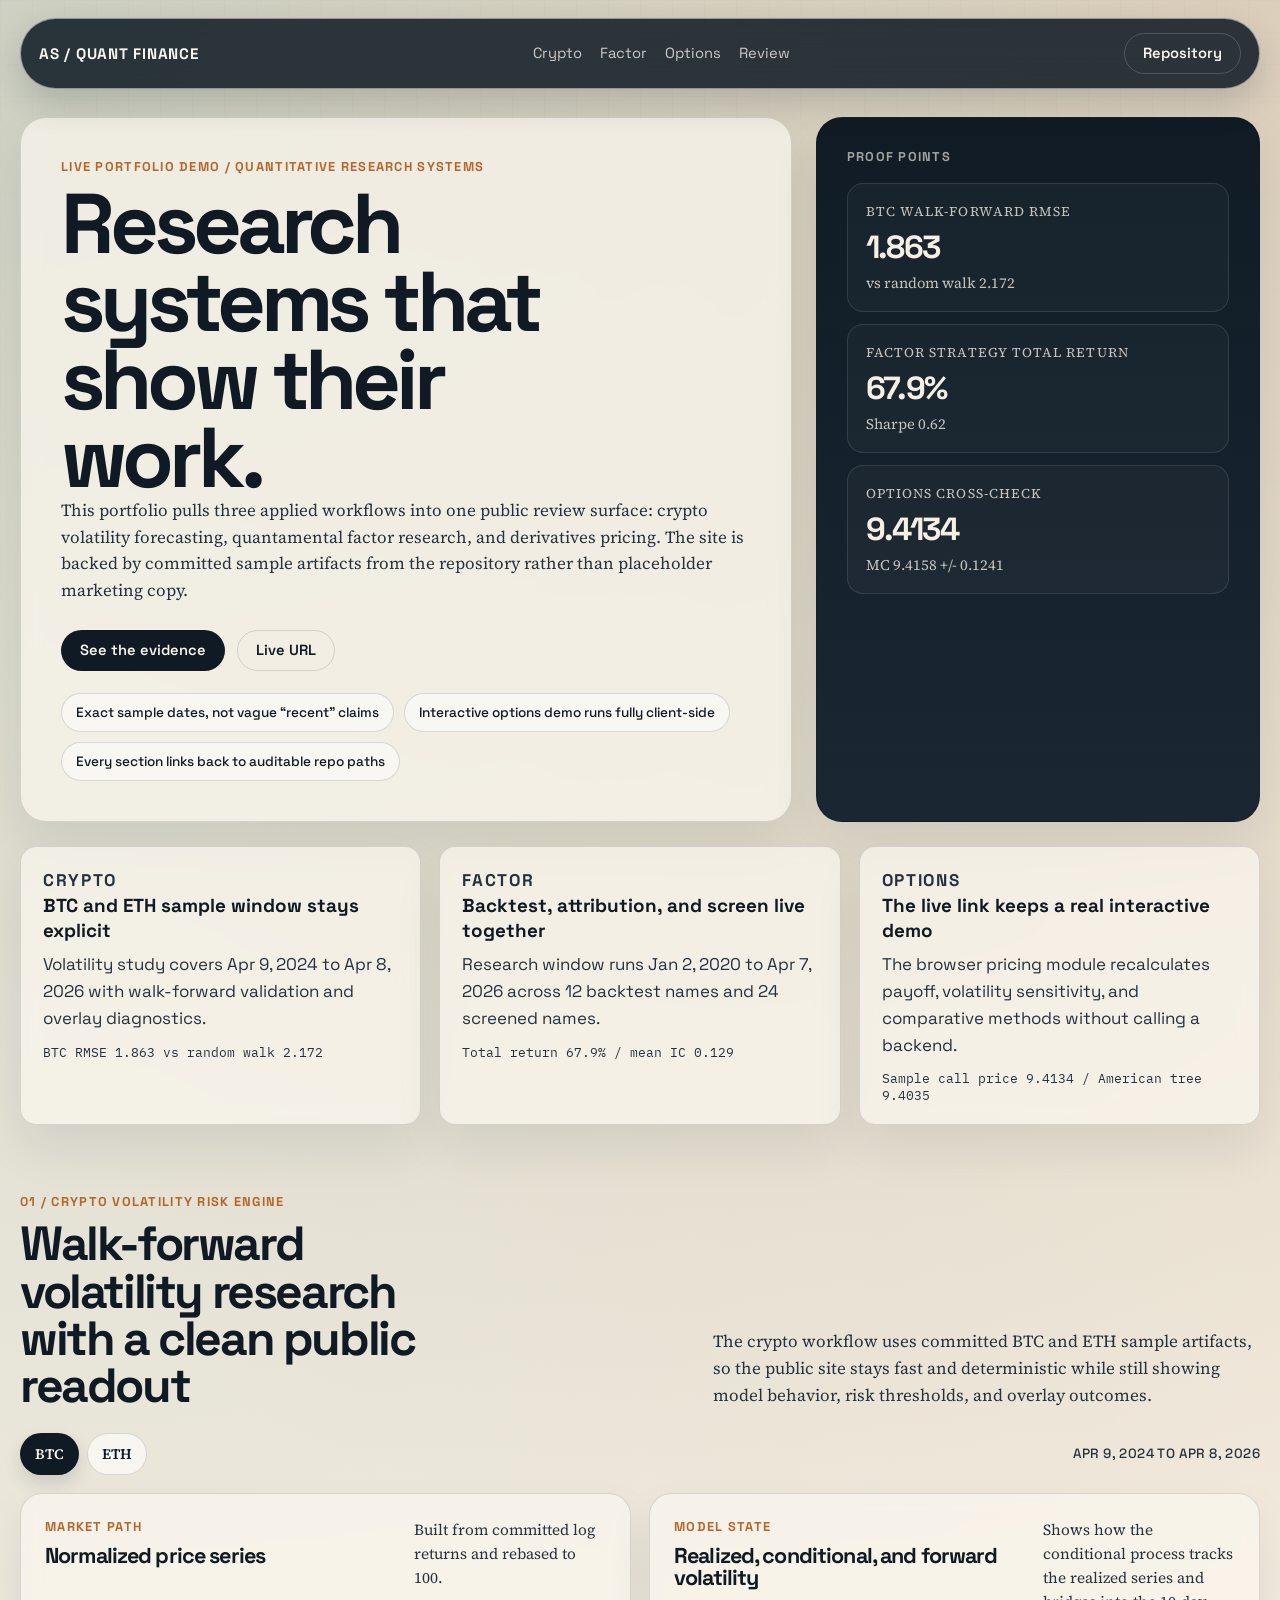
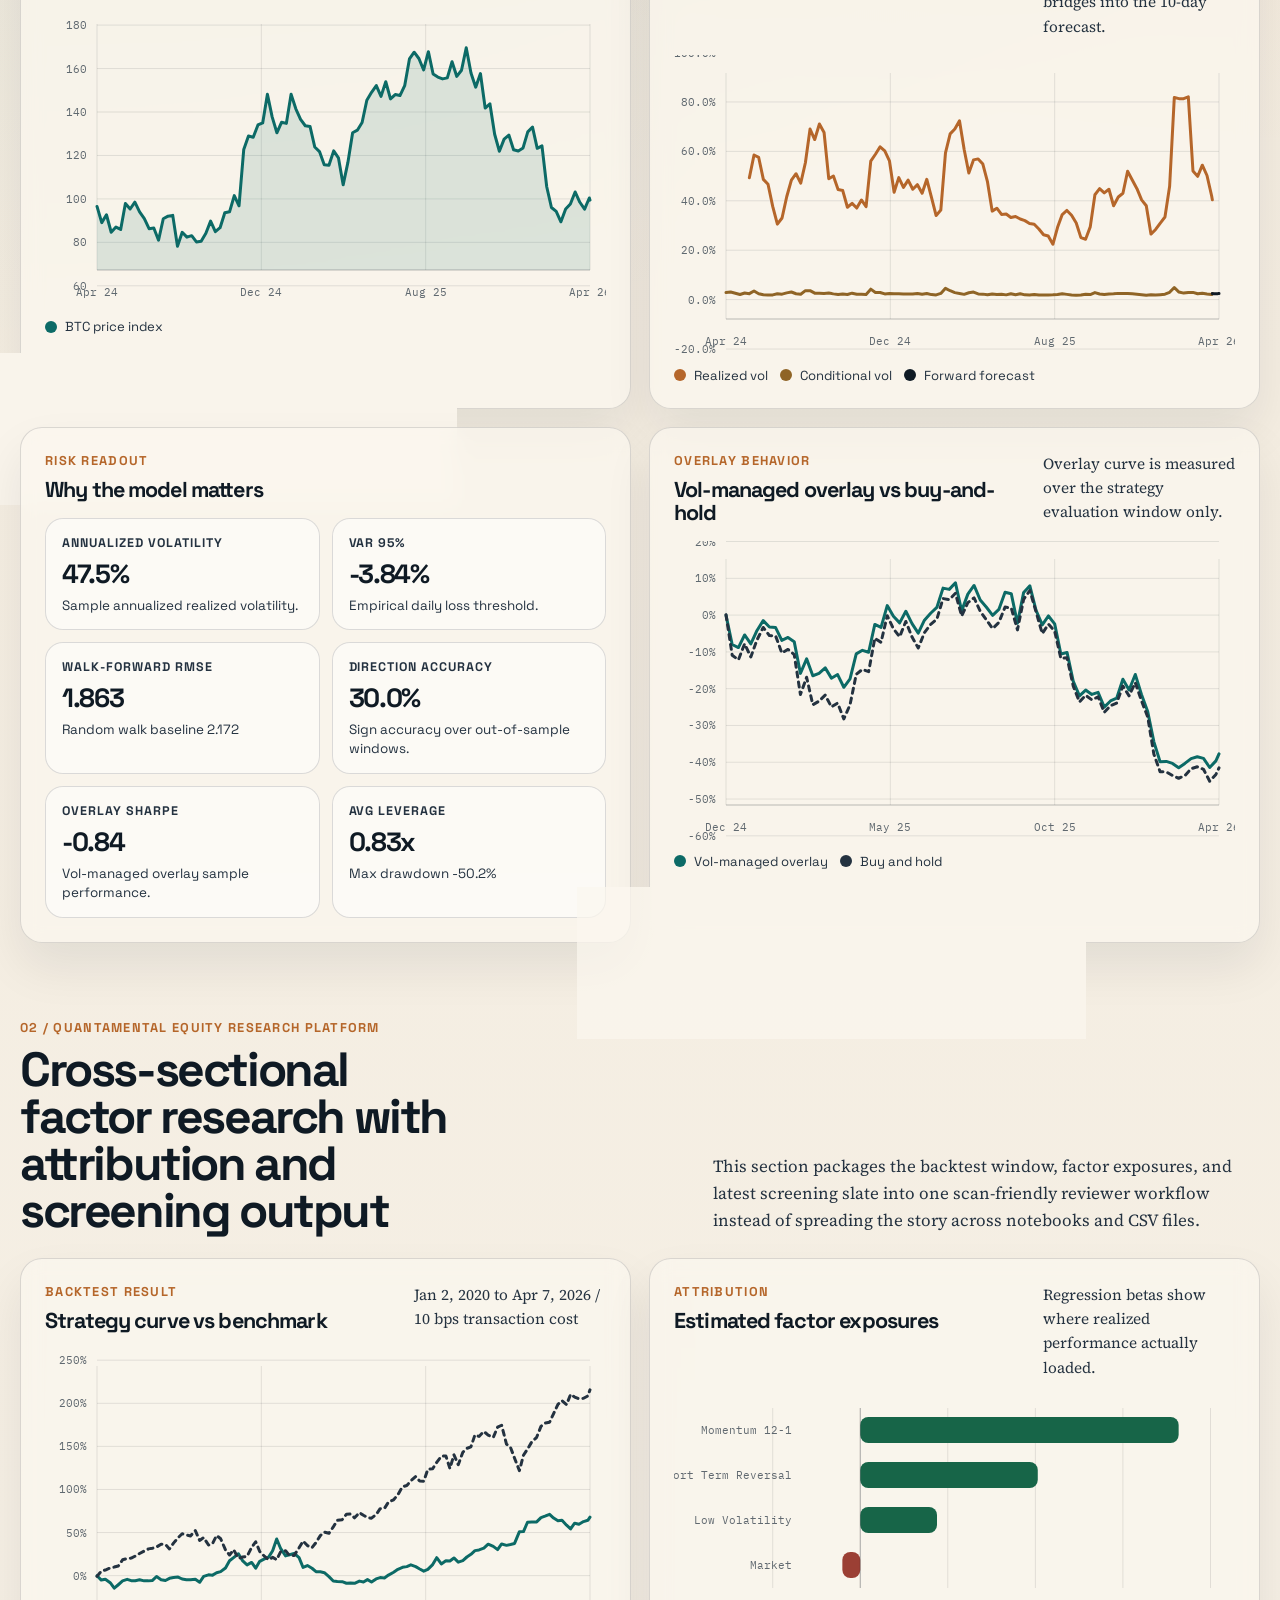
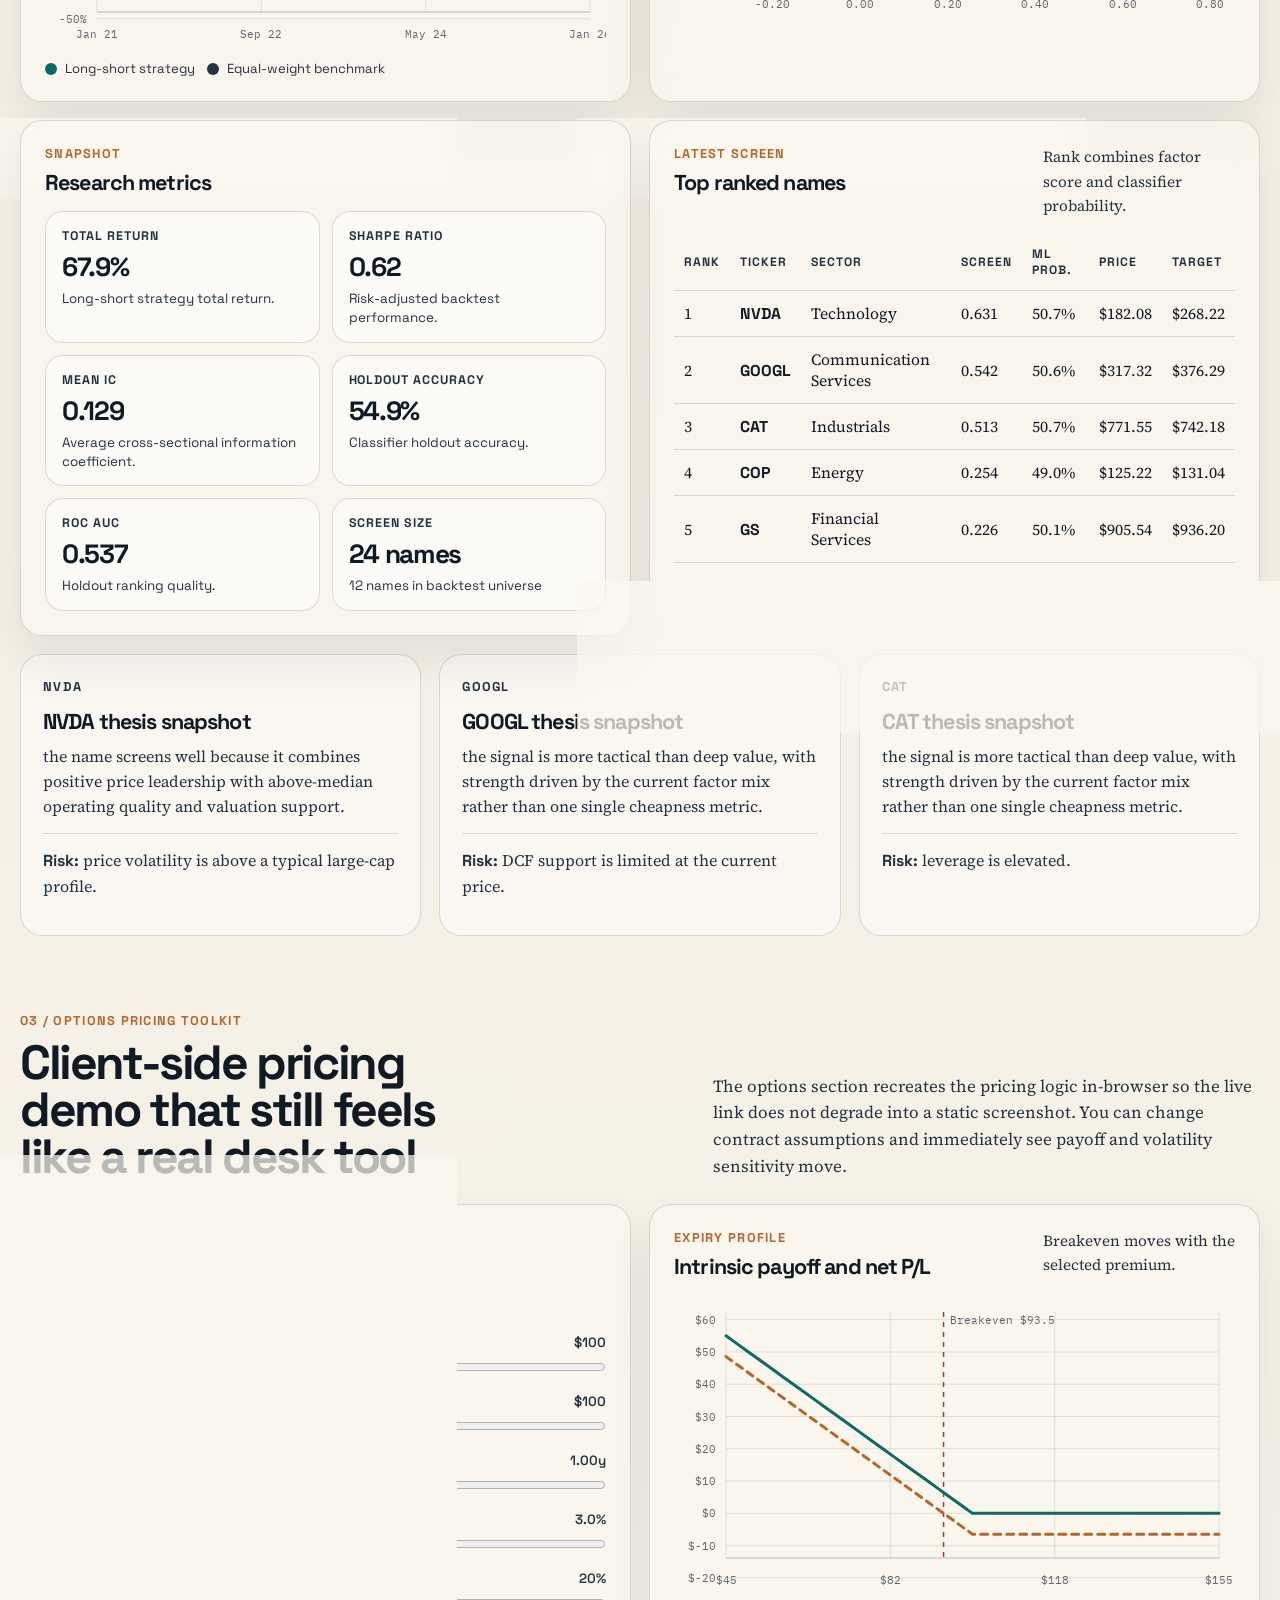
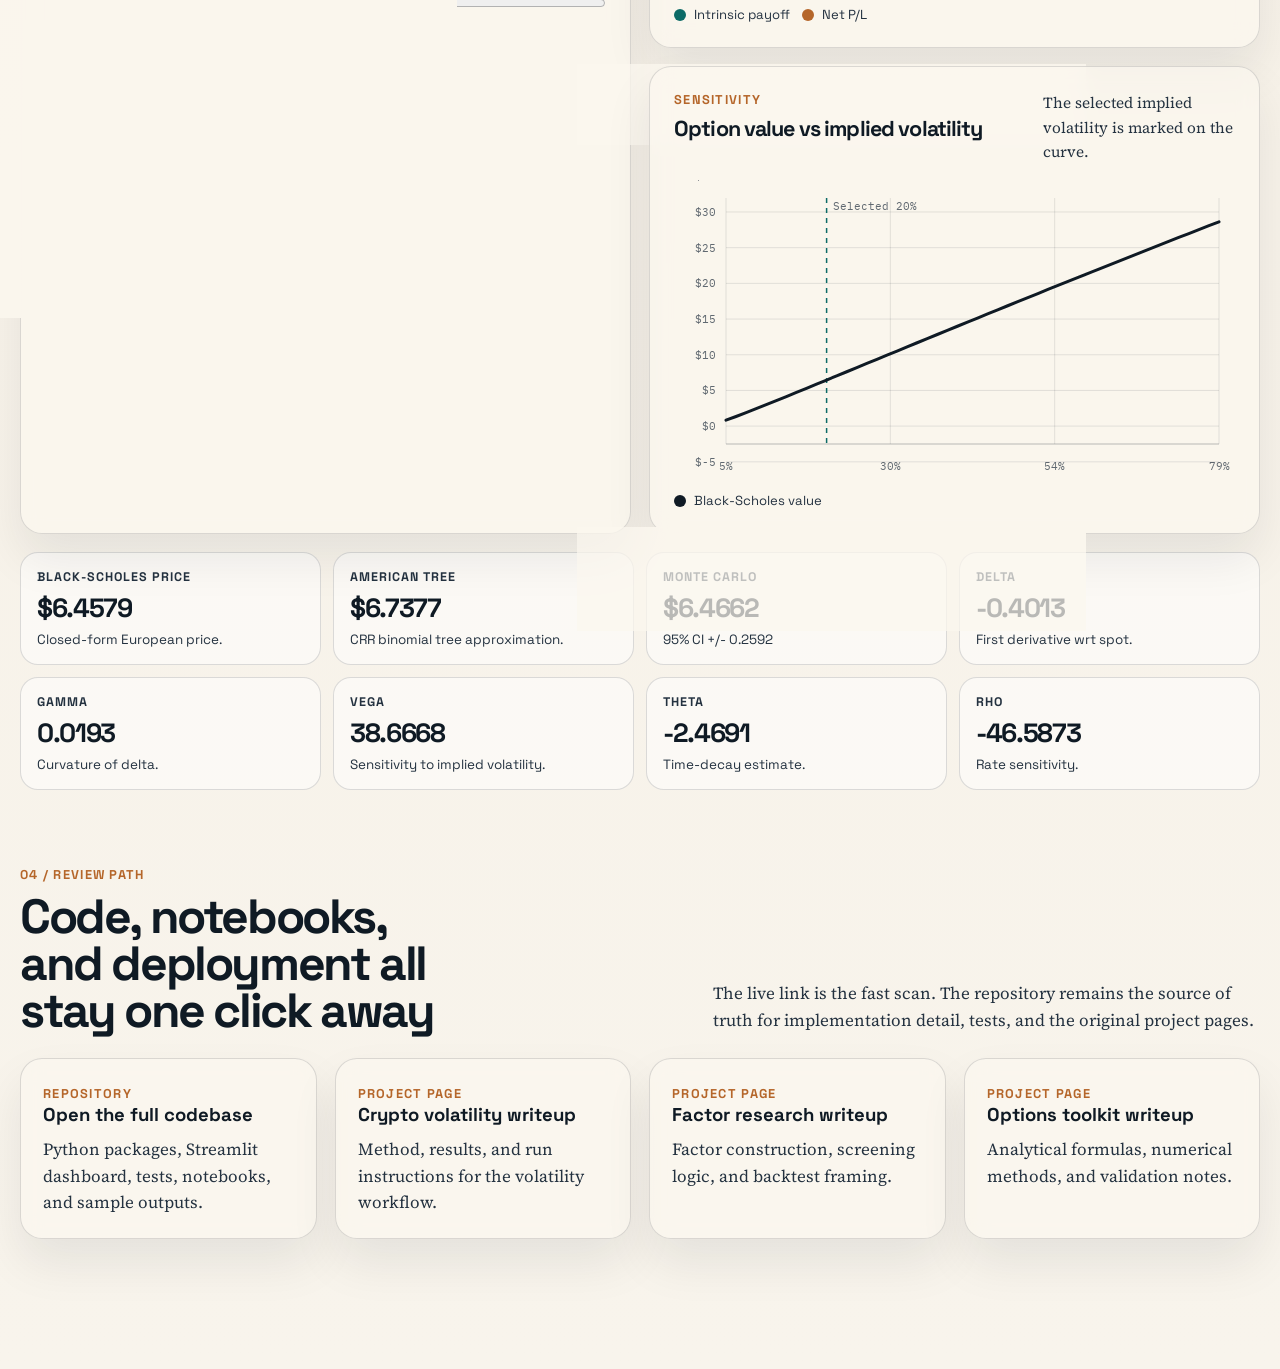
<file: docs/index.html>
<!doctype html>
<html lang="en">
  <head>
    <meta charset="utf-8">
    <meta name="viewport" content="width=device-width, initial-scale=1">
    <title>Quant Finance Portfolio</title>
    <meta
      name="description"
      content="A live quant finance portfolio covering crypto volatility modeling, equity factor research, and options pricing."
    >
    <link rel="preconnect" href="https://fonts.googleapis.com">
    <link rel="preconnect" href="https://fonts.gstatic.com" crossorigin>
    <link
      href="https://fonts.googleapis.com/css2?family=IBM+Plex+Mono:wght@400;500;600&family=Source+Serif+4:opsz,wght@8..60,400;8..60,600;8..60,700&family=Space+Grotesk:wght@400;500;700&display=swap"
      rel="stylesheet"
    >
    <link rel="stylesheet" href="./assets/css/styles.css">
  </head>
  <body>
    <div class="page-shell">
      <header class="topbar">
        <a class="brand" href="#top">AS / Quant Finance</a>
        <nav class="nav">
          <a href="#crypto">Crypto</a>
          <a href="#factor">Factor</a>
          <a href="#options">Options</a>
          <a href="#review">Review</a>
        </nav>
        <a class="button button--ghost" id="repo-link" href="https://github.com/astew24/quant-finance">Repository</a>
      </header>

      <main id="top">
        <section class="hero">
          <div class="hero-copy">
            <p class="eyebrow">Live portfolio demo / quantitative research systems</p>
            <h1>Research systems that show their work.</h1>
            <p class="lede">
              This portfolio pulls three applied workflows into one public review surface:
              crypto volatility forecasting, quantamental factor research, and derivatives pricing.
              The site is backed by committed sample artifacts from the repository rather than placeholder marketing copy.
            </p>
            <div class="hero-actions">
              <a class="button" href="#crypto">See the evidence</a>
              <a class="button button--ghost" id="live-link" href="https://astew24.github.io/quant-finance/">Live URL</a>
            </div>
            <div class="hero-notes">
              <div class="note-chip">Exact sample dates, not vague “recent” claims</div>
              <div class="note-chip">Interactive options demo runs fully client-side</div>
              <div class="note-chip">Every section links back to auditable repo paths</div>
            </div>
          </div>

          <aside class="hero-panel">
            <div class="panel-label">Proof points</div>
            <div class="metric-stack" id="hero-metrics"></div>
          </aside>
        </section>

        <section class="signal-strip" id="evidence">
          <article class="signal-card" id="signal-crypto"></article>
          <article class="signal-card" id="signal-factor"></article>
          <article class="signal-card" id="signal-options"></article>
        </section>

        <section class="section" id="crypto">
          <div class="section-head">
            <div>
              <p class="section-index">01 / Crypto Volatility Risk Engine</p>
              <h2>Walk-forward volatility research with a clean public readout</h2>
            </div>
            <p class="section-summary">
              The crypto workflow uses committed BTC and ETH sample artifacts, so the public site stays fast and deterministic while still showing model behavior, risk thresholds, and overlay outcomes.
            </p>
          </div>

          <div class="control-row">
            <div class="toggle-group" id="crypto-toggle"></div>
            <div class="section-meta" id="crypto-dates"></div>
          </div>

          <div class="grid-two">
            <article class="card chart-card">
              <div class="card-head">
                <div>
                  <p class="card-kicker">Market path</p>
                  <h3>Normalized price series</h3>
                </div>
                <p class="card-note">Built from committed log returns and rebased to 100.</p>
              </div>
              <div class="chart-host" id="crypto-price-chart"></div>
            </article>

            <article class="card chart-card">
              <div class="card-head">
                <div>
                  <p class="card-kicker">Model state</p>
                  <h3>Realized, conditional, and forward volatility</h3>
                </div>
                <p class="card-note">Shows how the conditional process tracks the realized series and bridges into the 10-day forecast.</p>
              </div>
              <div class="chart-host" id="crypto-vol-chart"></div>
            </article>
          </div>

          <div class="grid-two grid-two--bottom">
            <article class="card metrics-card">
              <div class="card-head">
                <div>
                  <p class="card-kicker">Risk readout</p>
                  <h3>Why the model matters</h3>
                </div>
              </div>
              <div class="metric-grid" id="crypto-metrics"></div>
            </article>

            <article class="card chart-card">
              <div class="card-head">
                <div>
                  <p class="card-kicker">Overlay behavior</p>
                  <h3>Vol-managed overlay vs buy-and-hold</h3>
                </div>
                <p class="card-note">Overlay curve is measured over the strategy evaluation window only.</p>
              </div>
              <div class="chart-host" id="crypto-overlay-chart"></div>
            </article>
          </div>
        </section>

        <section class="section" id="factor">
          <div class="section-head">
            <div>
              <p class="section-index">02 / Quantamental Equity Research Platform</p>
              <h2>Cross-sectional factor research with attribution and screening output</h2>
            </div>
            <p class="section-summary">
              This section packages the backtest window, factor exposures, and latest screening slate into one scan-friendly reviewer workflow instead of spreading the story across notebooks and CSV files.
            </p>
          </div>

          <div class="grid-two">
            <article class="card chart-card">
              <div class="card-head">
                <div>
                  <p class="card-kicker">Backtest result</p>
                  <h3>Strategy curve vs benchmark</h3>
                </div>
                <p class="card-note" id="factor-dates"></p>
              </div>
              <div class="chart-host" id="factor-performance-chart"></div>
            </article>

            <article class="card chart-card">
              <div class="card-head">
                <div>
                  <p class="card-kicker">Attribution</p>
                  <h3>Estimated factor exposures</h3>
                </div>
                <p class="card-note">Regression betas show where realized performance actually loaded.</p>
              </div>
              <div class="chart-host chart-host--compact" id="factor-exposure-chart"></div>
            </article>
          </div>

          <div class="grid-two grid-two--bottom">
            <article class="card metrics-card">
              <div class="card-head">
                <div>
                  <p class="card-kicker">Snapshot</p>
                  <h3>Research metrics</h3>
                </div>
              </div>
              <div class="metric-grid" id="factor-metrics"></div>
            </article>

            <article class="card table-card">
              <div class="card-head">
                <div>
                  <p class="card-kicker">Latest screen</p>
                  <h3>Top ranked names</h3>
                </div>
                <p class="card-note">Rank combines factor score and classifier probability.</p>
              </div>
              <div class="table-wrap" id="factor-table"></div>
            </article>
          </div>

          <div class="idea-grid" id="factor-ideas"></div>
        </section>

        <section class="section" id="options">
          <div class="section-head">
            <div>
              <p class="section-index">03 / Options Pricing Toolkit</p>
              <h2>Client-side pricing demo that still feels like a real desk tool</h2>
            </div>
            <p class="section-summary">
              The options section recreates the pricing logic in-browser so the live link does not degrade into a static screenshot. You can change contract assumptions and immediately see payoff and volatility sensitivity move.
            </p>
          </div>

          <div class="grid-two options-layout">
            <article class="card controls-card">
              <div class="card-head">
                <div>
                  <p class="card-kicker">Scenario controls</p>
                  <h3>Interactive contract setup</h3>
                </div>
              </div>

              <div class="pill-group" id="option-type-toggle">
                <button class="pill is-active" data-option-type="call" type="button">Call</button>
                <button class="pill" data-option-type="put" type="button">Put</button>
              </div>

              <div class="slider-group" id="options-controls"></div>
            </article>

            <div class="options-panels">
              <article class="card chart-card">
                <div class="card-head">
                  <div>
                    <p class="card-kicker">Expiry profile</p>
                    <h3>Intrinsic payoff and net P/L</h3>
                  </div>
                  <p class="card-note">Breakeven moves with the selected premium.</p>
                </div>
                <div class="chart-host" id="options-payoff-chart"></div>
              </article>

              <article class="card chart-card">
                <div class="card-head">
                  <div>
                    <p class="card-kicker">Sensitivity</p>
                    <h3>Option value vs implied volatility</h3>
                  </div>
                  <p class="card-note">The selected implied volatility is marked on the curve.</p>
                </div>
                <div class="chart-host" id="options-vol-chart"></div>
              </article>
            </div>
          </div>

          <div class="metric-grid metric-grid--wide" id="options-metrics"></div>
        </section>

        <section class="section section--review" id="review">
          <div class="section-head">
            <div>
              <p class="section-index">04 / Review Path</p>
              <h2>Code, notebooks, and deployment all stay one click away</h2>
            </div>
            <p class="section-summary">
              The live link is the fast scan. The repository remains the source of truth for implementation detail, tests, and the original project pages.
            </p>
          </div>

          <div class="review-grid">
            <a class="review-card" id="review-repo" href="https://github.com/astew24/quant-finance">
              <span class="review-label">Repository</span>
              <strong>Open the full codebase</strong>
              <p>Python packages, Streamlit dashboard, tests, notebooks, and sample outputs.</p>
            </a>
            <a class="review-card" id="review-crypto" href="https://github.com/astew24/quant-finance/tree/main/projects/crypto-volatility-risk-engine">
              <span class="review-label">Project Page</span>
              <strong>Crypto volatility writeup</strong>
              <p>Method, results, and run instructions for the volatility workflow.</p>
            </a>
            <a class="review-card" id="review-factor" href="https://github.com/astew24/quant-finance/tree/main/projects/equity-factor-screening-pipeline">
              <span class="review-label">Project Page</span>
              <strong>Factor research writeup</strong>
              <p>Factor construction, screening logic, and backtest framing.</p>
            </a>
            <a class="review-card" id="review-options" href="https://github.com/astew24/quant-finance/tree/main/projects/options-pricing-toolkit">
              <span class="review-label">Project Page</span>
              <strong>Options toolkit writeup</strong>
              <p>Analytical formulas, numerical methods, and validation notes.</p>
            </a>
          </div>
        </section>
      </main>
    </div>

    <noscript>
      <div class="noscript-banner">
        This site expects JavaScript so it can render charts from the committed sample artifacts.
      </div>
    </noscript>

    <script type="module" src="./assets/js/app.js"></script>
  </body>
</html>
</file>
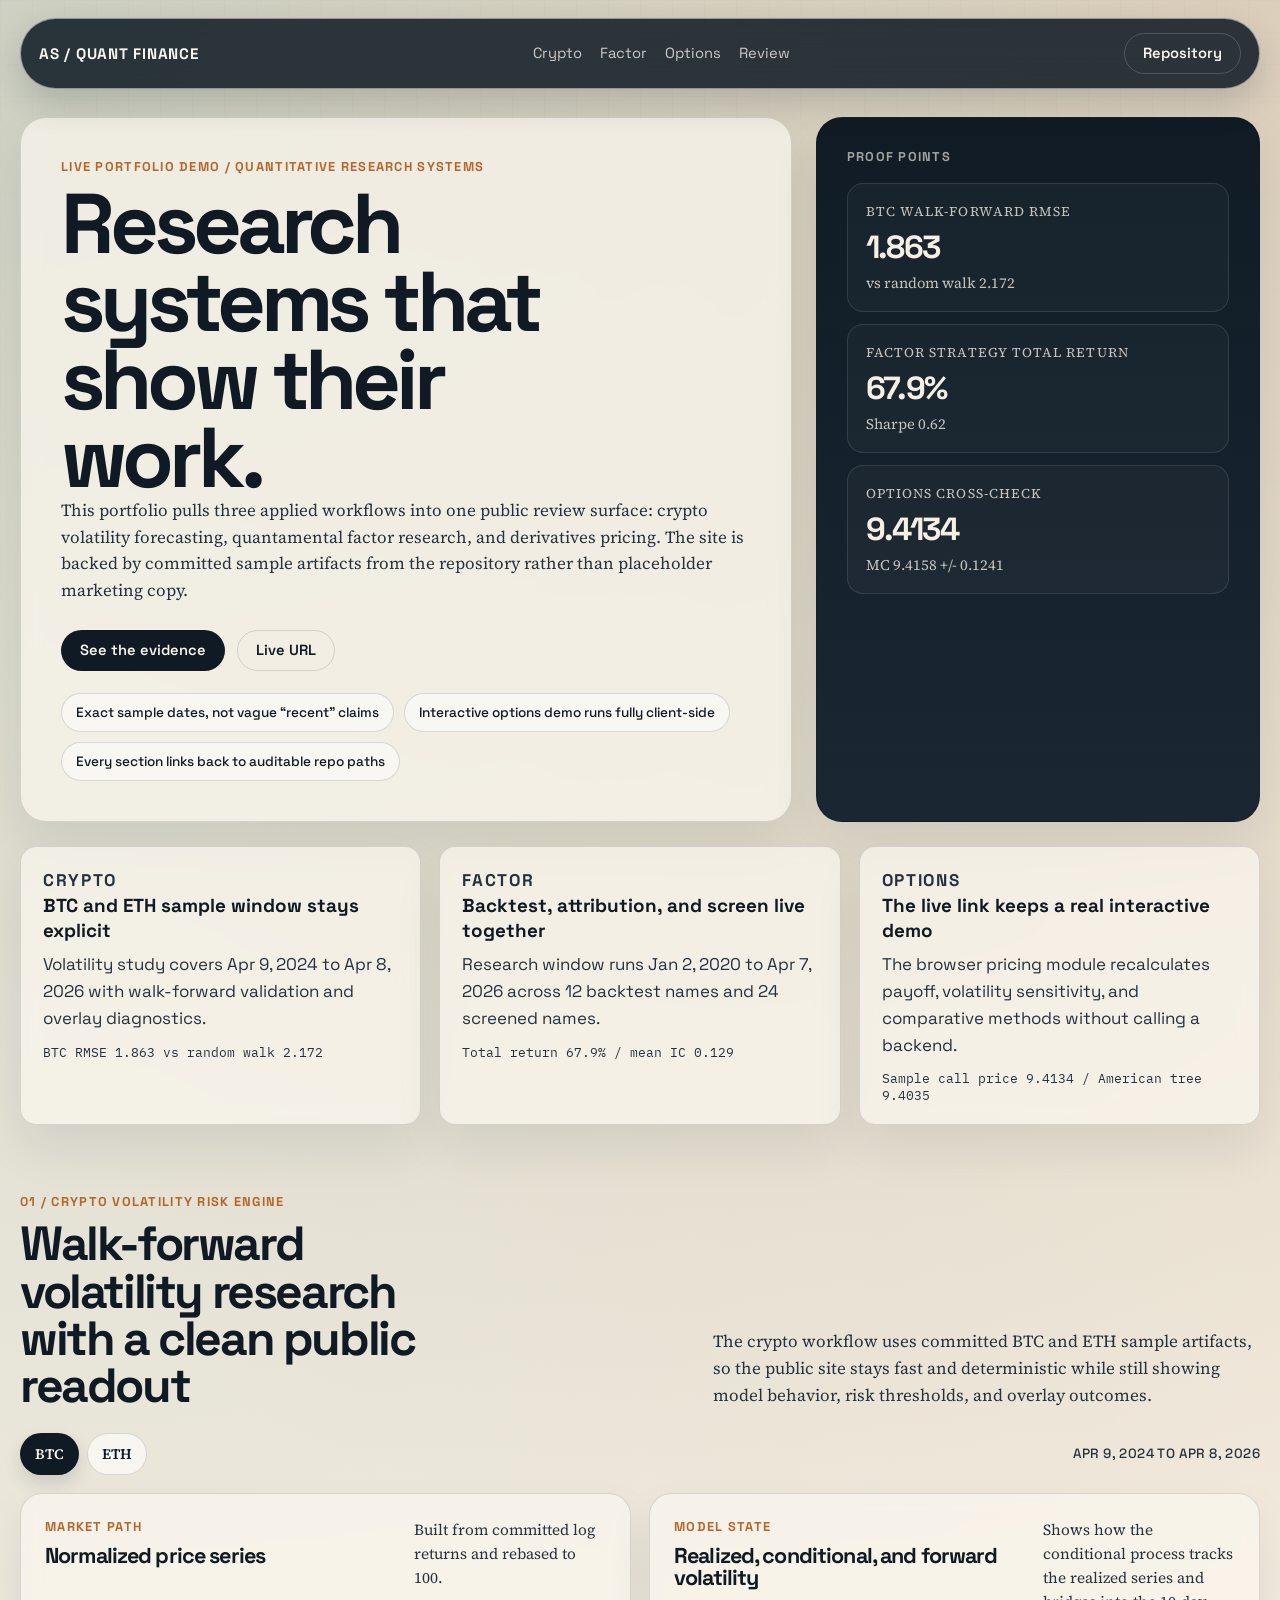
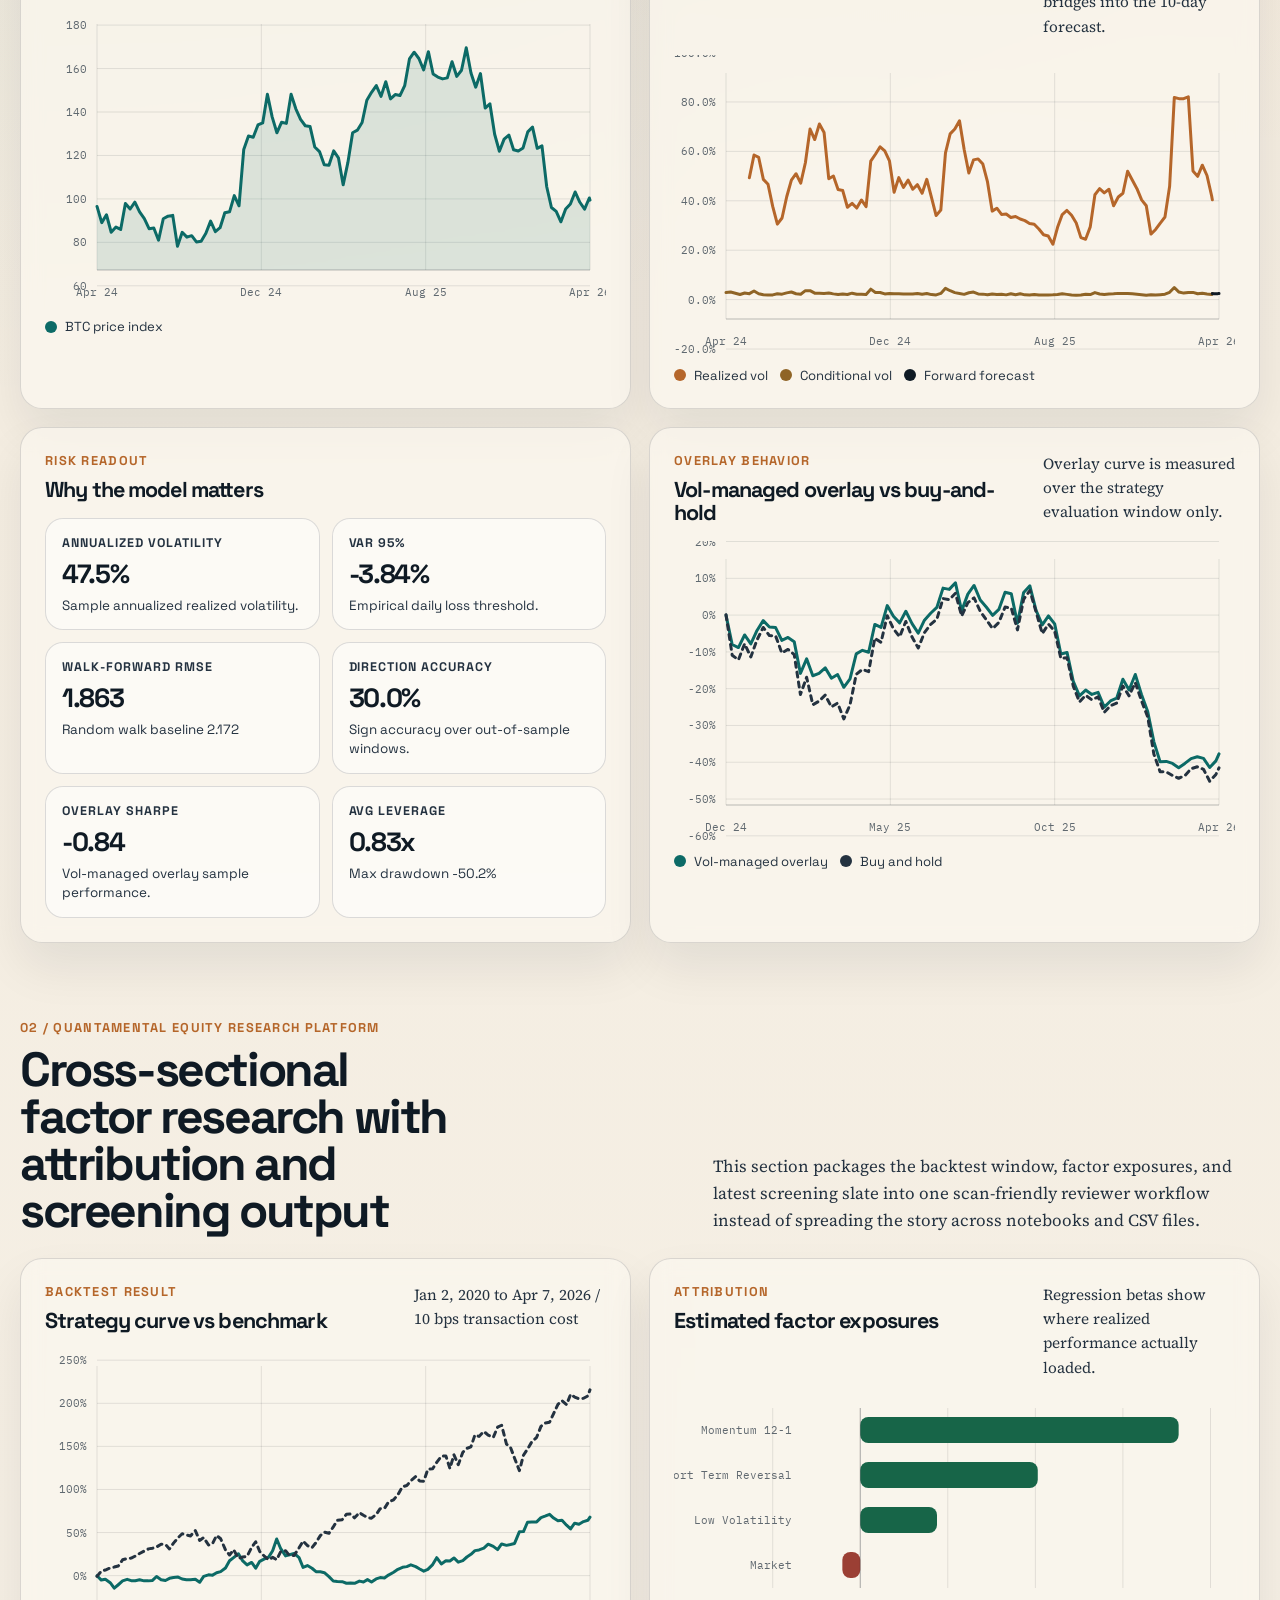
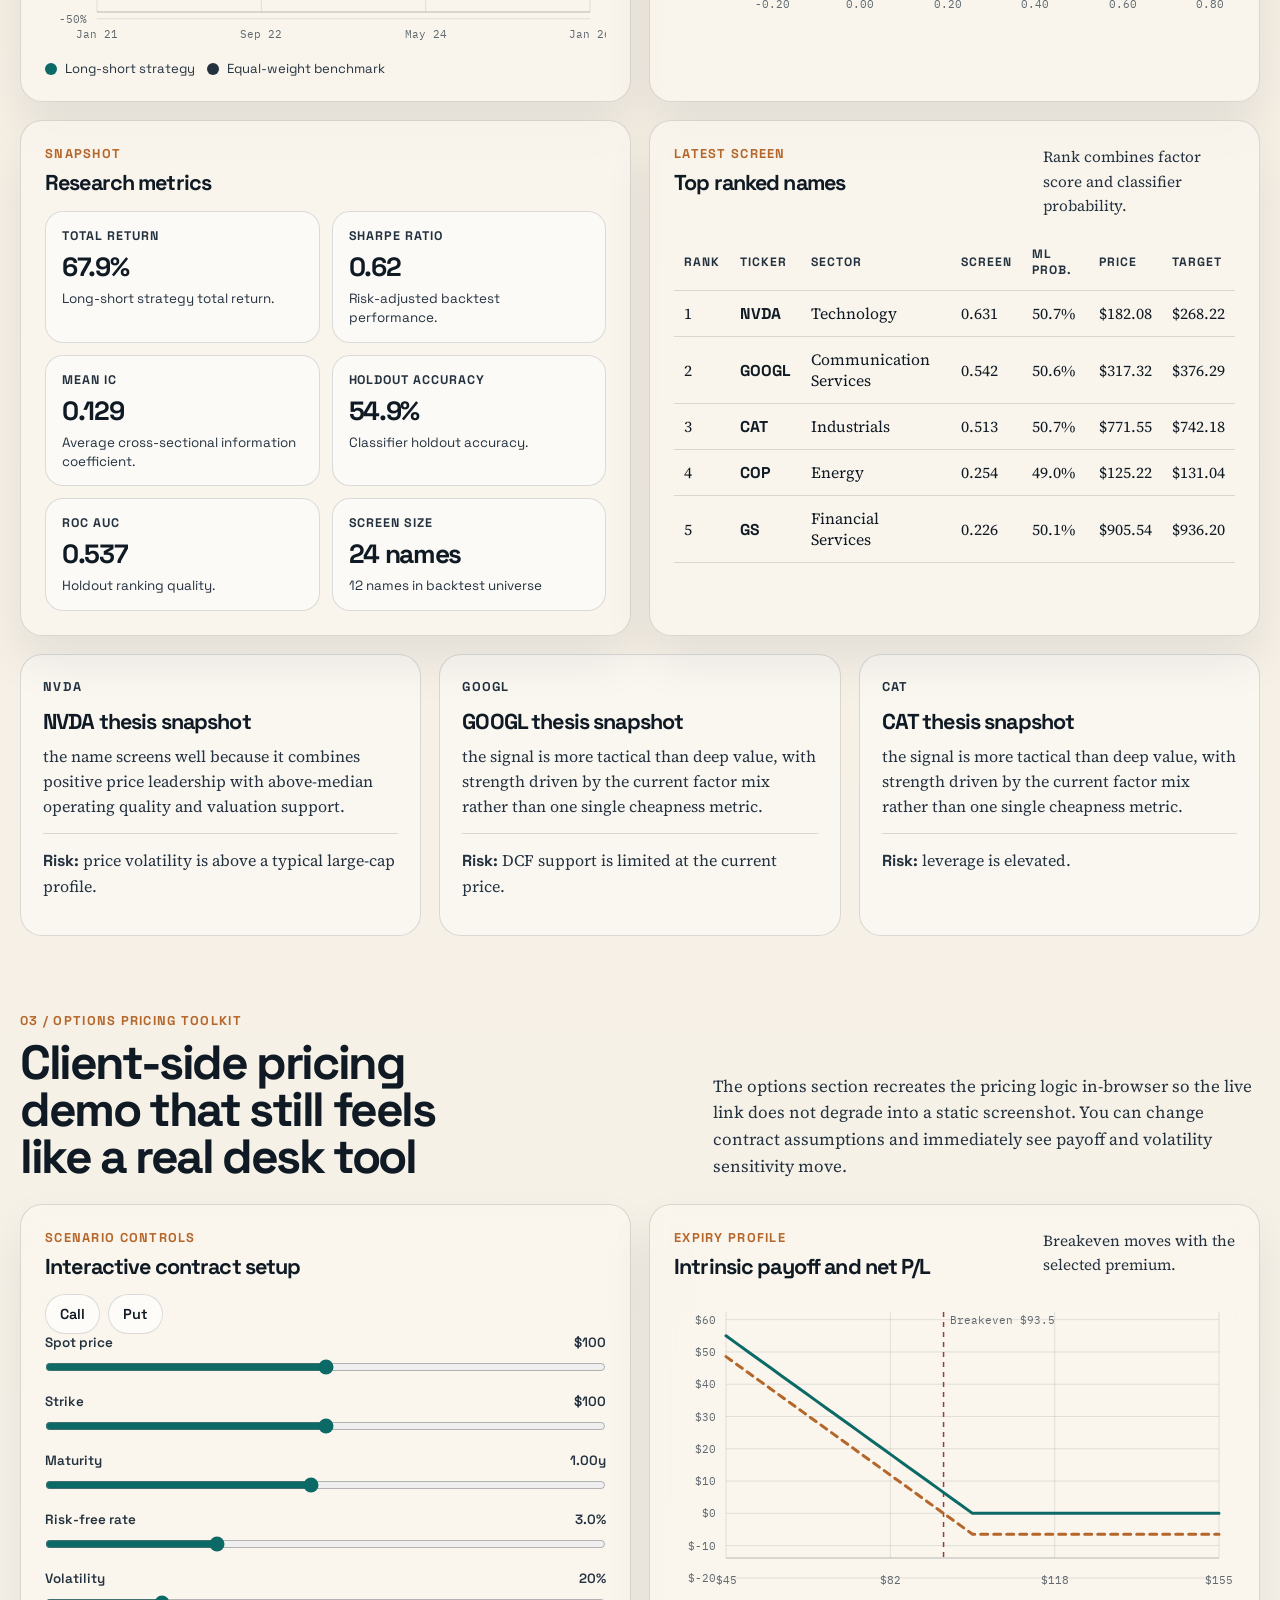
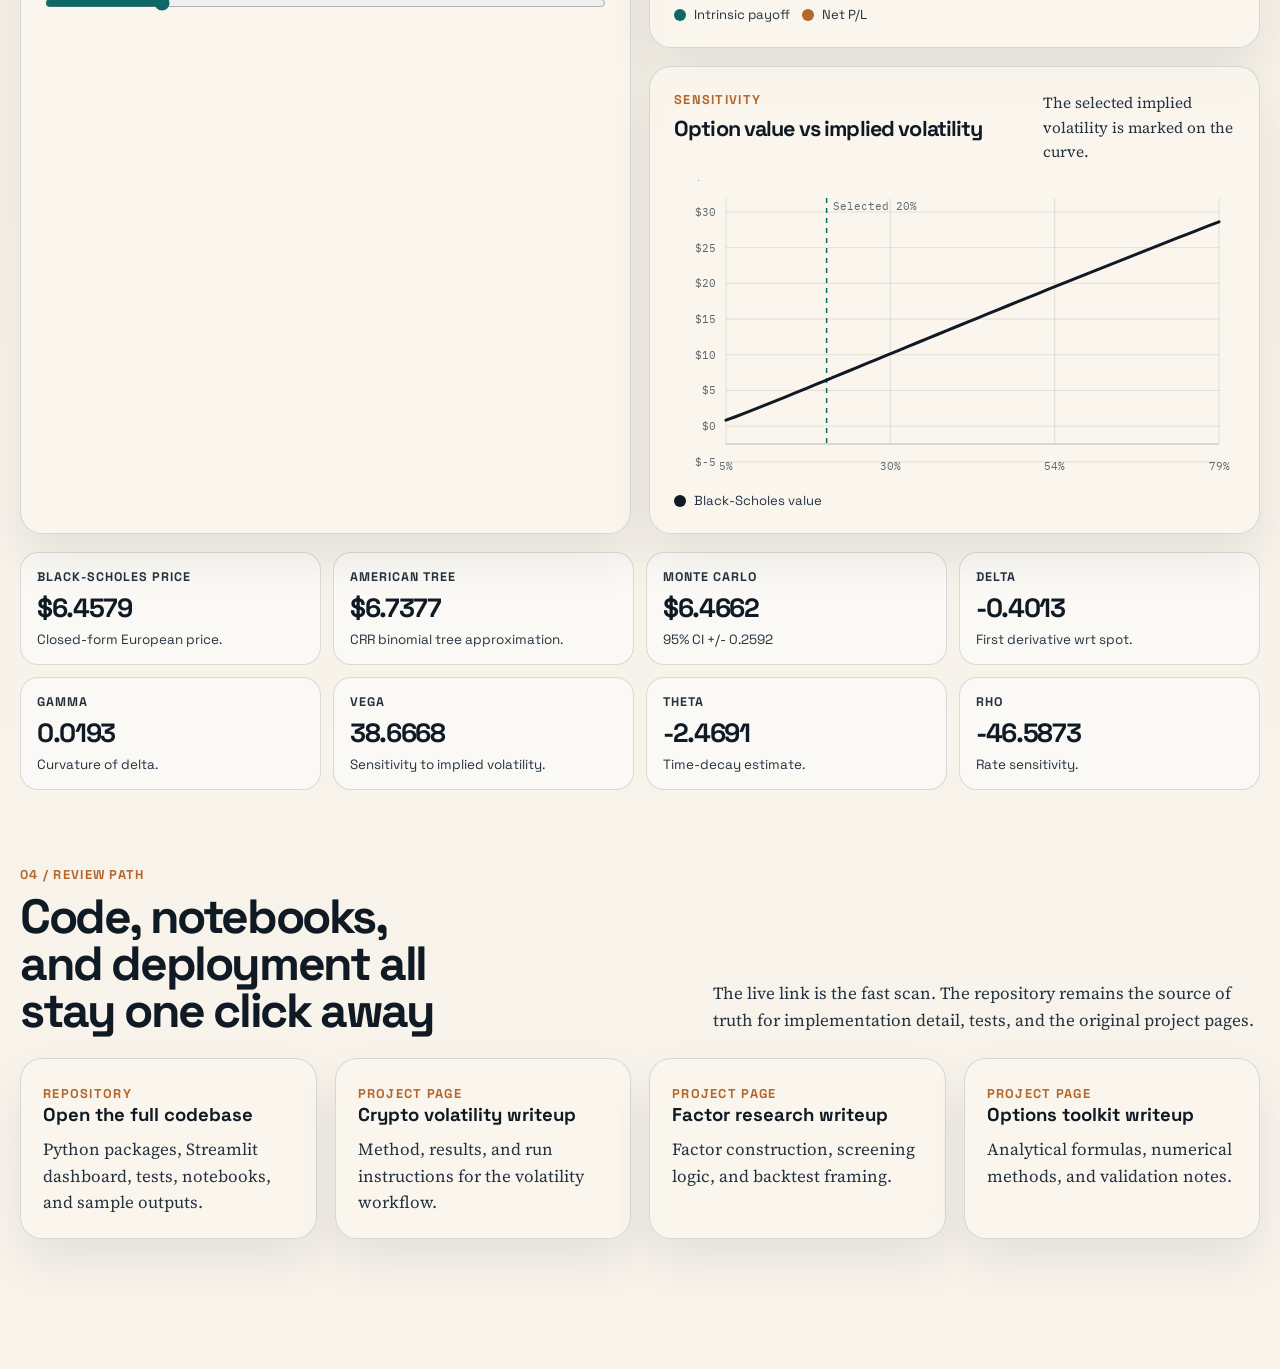
<file: docs/live.html>
<!doctype html>
<html lang="en">
  <head>
    <meta charset="utf-8">
    <meta name="viewport" content="width=device-width, initial-scale=1">
    <title>Quant Finance Portfolio</title>
    <meta
      name="description"
      content="A live quant finance portfolio covering crypto volatility modeling, equity factor research, and options pricing."
    >
    <link rel="preconnect" href="https://fonts.googleapis.com">
    <link rel="preconnect" href="https://fonts.gstatic.com" crossorigin>
    <link
      href="https://fonts.googleapis.com/css2?family=IBM+Plex+Mono:wght@400;500;600&family=Source+Serif+4:opsz,wght@8..60,400;8..60,600;8..60,700&family=Space+Grotesk:wght@400;500;700&display=swap"
      rel="stylesheet"
    >
    <style>
:root {
  --paper: #f4ede1;
  --paper-strong: #fbf7ef;
  --ink: #0f1a24;
  --ink-soft: #243240;
  --line: rgba(15, 26, 36, 0.14);
  --line-strong: rgba(15, 26, 36, 0.3);
  --teal: #0c6a66;
  --teal-soft: rgba(12, 106, 102, 0.12);
  --copper: #b5662a;
  --copper-soft: rgba(181, 102, 42, 0.12);
  --rose: #9b3f34;
  --green: #176548;
  --shadow: 0 24px 48px rgba(15, 26, 36, 0.08);
  --radius: 22px;
  --radius-sm: 16px;
  --content-width: 1240px;
}

* {
  box-sizing: border-box;
}

html {
  scroll-behavior: smooth;
}

body {
  margin: 0;
  min-width: 320px;
  background:
    radial-gradient(circle at top left, rgba(12, 106, 102, 0.14), transparent 32%),
    radial-gradient(circle at top right, rgba(181, 102, 42, 0.14), transparent 28%),
    linear-gradient(180deg, #efe6d8 0%, var(--paper) 32%, #f8f4ec 100%);
  color: var(--ink);
  font-family: "Source Serif 4", Georgia, serif;
}

body::before {
  content: "";
  position: fixed;
  inset: 0;
  pointer-events: none;
  background-image:
    linear-gradient(rgba(15, 26, 36, 0.03) 1px, transparent 1px),
    linear-gradient(90deg, rgba(15, 26, 36, 0.03) 1px, transparent 1px);
  background-size: 32px 32px;
  mask-image: linear-gradient(180deg, rgba(0, 0, 0, 0.22), transparent 88%);
}

a {
  color: inherit;
  text-decoration: none;
}

button,
input {
  font: inherit;
}

.page-shell {
  position: relative;
  width: min(calc(100% - 32px), var(--content-width));
  margin: 0 auto;
  padding: 18px 0 64px;
}

.topbar {
  position: sticky;
  top: 16px;
  z-index: 10;
  display: flex;
  align-items: center;
  justify-content: space-between;
  gap: 18px;
  margin-bottom: 28px;
  padding: 14px 18px;
  border: 1px solid rgba(251, 247, 239, 0.5);
  border-radius: 999px;
  background: rgba(15, 26, 36, 0.86);
  color: #f8f5ef;
  box-shadow: 0 14px 34px rgba(15, 26, 36, 0.18);
  backdrop-filter: blur(16px);
}

.brand,
.nav,
.button,
.eyebrow,
.panel-label,
.section-index,
.card-kicker,
.review-label,
.note-chip,
.section-meta,
.metric-label,
.metric-detail,
.signal-card,
.pill,
.slider-meta,
.noscript-banner {
  font-family: "Space Grotesk", "Helvetica Neue", sans-serif;
}

.brand {
  font-size: 0.95rem;
  font-weight: 700;
  letter-spacing: 0.05em;
  text-transform: uppercase;
}

.nav {
  display: flex;
  gap: 18px;
  color: rgba(248, 245, 239, 0.78);
  font-size: 0.92rem;
}

.nav a:hover,
.button:hover,
.review-card:hover {
  transition: 160ms ease;
}

.button {
  display: inline-flex;
  align-items: center;
  justify-content: center;
  gap: 8px;
  padding: 12px 18px;
  border-radius: 999px;
  border: 1px solid transparent;
  background: var(--ink);
  color: #faf5ed;
  font-size: 0.92rem;
  font-weight: 600;
  line-height: 1;
}

.button:hover {
  transform: translateY(-1px);
}

.button--ghost {
  border-color: var(--line);
  background: transparent;
  color: var(--ink);
}

.topbar .button--ghost {
  border-color: rgba(248, 245, 239, 0.18);
  color: #faf5ed;
}

.hero {
  display: grid;
  grid-template-columns: minmax(0, 1.65fr) minmax(300px, 0.95fr);
  gap: 24px;
  margin-bottom: 24px;
}

.hero-copy,
.hero-panel,
.card,
.signal-card,
.review-card {
  border: 1px solid var(--line);
  background: rgba(251, 247, 239, 0.72);
  box-shadow: var(--shadow);
  backdrop-filter: blur(10px);
}

.hero-copy {
  padding: 40px;
  border-radius: calc(var(--radius) + 4px);
}

.hero-panel {
  padding: 30px;
  border-radius: calc(var(--radius) + 4px);
  background:
    linear-gradient(180deg, rgba(15, 26, 36, 0.96), rgba(27, 39, 51, 0.98)),
    rgba(15, 26, 36, 0.94);
  color: #f6efe3;
}

.eyebrow,
.panel-label,
.section-index,
.card-kicker,
.review-label {
  margin: 0 0 10px;
  font-size: 0.8rem;
  font-weight: 700;
  letter-spacing: 0.1em;
  text-transform: uppercase;
}

.eyebrow,
.section-index,
.card-kicker,
.review-label {
  color: var(--copper);
}

.panel-label {
  color: rgba(246, 239, 227, 0.64);
}

h1,
h2,
h3,
strong {
  margin: 0;
  font-family: "Space Grotesk", "Helvetica Neue", sans-serif;
}

h1 {
  max-width: 10ch;
  font-size: clamp(3rem, 8vw, 5.3rem);
  line-height: 0.92;
  letter-spacing: -0.06em;
}

h2 {
  max-width: 14ch;
  font-size: clamp(2rem, 5vw, 3rem);
  line-height: 0.98;
  letter-spacing: -0.05em;
}

h3 {
  font-size: 1.35rem;
  line-height: 1.05;
  letter-spacing: -0.04em;
}

.lede,
.section-summary,
.card-note,
.review-card p,
.signal-card p {
  margin: 0;
  color: var(--ink-soft);
  font-size: 1.06rem;
  line-height: 1.58;
}

.hero-actions {
  display: flex;
  flex-wrap: wrap;
  gap: 12px;
  margin: 26px 0 22px;
}

.hero-notes {
  display: flex;
  flex-wrap: wrap;
  gap: 10px;
}

.note-chip {
  padding: 10px 14px;
  border: 1px solid var(--line);
  border-radius: 999px;
  background: rgba(255, 255, 255, 0.5);
  font-size: 0.85rem;
  font-weight: 500;
}

.metric-stack {
  display: grid;
  gap: 12px;
  margin-top: 18px;
}

.metric-stack .hero-metric {
  padding: 18px;
  border: 1px solid rgba(246, 239, 227, 0.12);
  border-radius: var(--radius-sm);
  background: rgba(255, 255, 255, 0.03);
}

.hero-metric-value {
  margin: 6px 0;
  font-family: "Space Grotesk", "Helvetica Neue", sans-serif;
  font-size: 2rem;
  font-weight: 700;
  letter-spacing: -0.05em;
}

.hero-metric-label,
.hero-metric-detail {
  color: rgba(246, 239, 227, 0.78);
}

.hero-metric-label {
  font-size: 0.84rem;
  text-transform: uppercase;
  letter-spacing: 0.08em;
}

.hero-metric-detail {
  font-size: 0.92rem;
}

.signal-strip,
.idea-grid,
.review-grid {
  display: grid;
  gap: 18px;
}

.signal-strip {
  grid-template-columns: repeat(3, minmax(0, 1fr));
  margin-bottom: 58px;
}

.signal-card {
  padding: 20px 22px;
  border-radius: var(--radius-sm);
}

.signal-card strong {
  display: block;
  margin-bottom: 8px;
  font-size: 1.18rem;
}

.signal-card small {
  display: block;
  margin-top: 12px;
  color: var(--ink-soft);
  font-family: "IBM Plex Mono", monospace;
  font-size: 0.8rem;
}

.section {
  margin-bottom: 66px;
  padding-top: 10px;
}

.section-head {
  display: grid;
  grid-template-columns: minmax(0, 1.1fr) minmax(0, 0.9fr);
  gap: 18px 24px;
  align-items: end;
  margin-bottom: 24px;
}

.control-row {
  display: flex;
  align-items: center;
  justify-content: space-between;
  gap: 14px;
  margin-bottom: 18px;
}

.toggle-group,
.pill-group {
  display: inline-flex;
  flex-wrap: wrap;
  gap: 8px;
}

.toggle-button,
.pill {
  padding: 10px 14px;
  border: 1px solid var(--line);
  border-radius: 999px;
  background: rgba(255, 255, 255, 0.62);
  color: var(--ink);
  font-size: 0.9rem;
  font-weight: 600;
  cursor: pointer;
}

.toggle-button.is-active,
.pill.is-active {
  border-color: transparent;
  background: var(--ink);
  color: #f8f5ef;
  box-shadow: 0 8px 18px rgba(15, 26, 36, 0.14);
}

.section-meta {
  color: var(--ink-soft);
  font-size: 0.84rem;
  font-weight: 500;
  letter-spacing: 0.03em;
  text-transform: uppercase;
}

.grid-two {
  display: grid;
  grid-template-columns: repeat(2, minmax(0, 1fr));
  gap: 18px;
}

.grid-two--bottom {
  margin-top: 18px;
  align-items: stretch;
}

.card {
  padding: 24px;
  border-radius: var(--radius);
}

.card-head {
  display: flex;
  align-items: flex-start;
  justify-content: space-between;
  gap: 16px;
  margin-bottom: 16px;
}

.card-note {
  max-width: 24ch;
  font-size: 0.96rem;
}

.chart-card,
.table-card,
.controls-card,
.metrics-card {
  min-height: 100%;
}

.chart-host {
  min-height: 314px;
}

.chart-host--compact {
  min-height: 270px;
}

.metric-grid {
  display: grid;
  grid-template-columns: repeat(2, minmax(0, 1fr));
  gap: 12px;
}

.metric-grid--wide {
  grid-template-columns: repeat(4, minmax(0, 1fr));
  margin-top: 18px;
}

.metric-card {
  padding: 16px 16px 14px;
  border: 1px solid var(--line);
  border-radius: 18px;
  background: rgba(255, 255, 255, 0.52);
}

.metric-label {
  margin-bottom: 6px;
  color: var(--ink-soft);
  font-size: 0.78rem;
  font-weight: 700;
  text-transform: uppercase;
  letter-spacing: 0.08em;
}

.metric-value {
  margin-bottom: 6px;
  font-family: "Space Grotesk", "Helvetica Neue", sans-serif;
  font-size: 1.65rem;
  font-weight: 700;
  letter-spacing: -0.05em;
}

.metric-detail {
  color: var(--ink-soft);
  font-size: 0.84rem;
  line-height: 1.4;
}

.table-wrap {
  overflow-x: auto;
}

table {
  width: 100%;
  border-collapse: collapse;
}

th,
td {
  padding: 12px 10px;
  border-bottom: 1px solid var(--line);
  text-align: left;
}

th {
  color: var(--ink-soft);
  font-family: "Space Grotesk", "Helvetica Neue", sans-serif;
  font-size: 0.76rem;
  font-weight: 700;
  text-transform: uppercase;
  letter-spacing: 0.08em;
}

td {
  font-size: 0.98rem;
}

.idea-grid {
  grid-template-columns: repeat(3, minmax(0, 1fr));
  margin-top: 18px;
}

.idea-card {
  padding: 22px;
  border: 1px solid var(--line);
  border-radius: var(--radius);
  background: rgba(255, 255, 255, 0.46);
}

.idea-card h3 {
  margin-bottom: 10px;
}

.idea-card p {
  margin: 0 0 14px;
  line-height: 1.56;
  color: var(--ink-soft);
}

.idea-risk {
  padding-top: 14px;
  border-top: 1px solid var(--line);
  color: var(--ink);
}

.options-layout {
  align-items: stretch;
}

.options-panels {
  display: grid;
  gap: 18px;
}

.slider-group {
  display: grid;
  gap: 18px;
}

.slider-row {
  display: grid;
  gap: 8px;
}

.slider-meta {
  display: flex;
  align-items: center;
  justify-content: space-between;
  gap: 10px;
  color: var(--ink-soft);
  font-size: 0.84rem;
  font-weight: 600;
}

input[type="range"] {
  width: 100%;
  margin: 0;
  accent-color: var(--teal);
}

.review-grid {
  grid-template-columns: repeat(4, minmax(0, 1fr));
}

.review-card {
  display: block;
  padding: 22px;
  border-radius: var(--radius);
}

.review-card strong {
  display: block;
  margin-bottom: 10px;
  font-size: 1.16rem;
}

.review-card:hover {
  transform: translateY(-3px);
  border-color: var(--line-strong);
}

.noscript-banner {
  position: fixed;
  right: 16px;
  bottom: 16px;
  max-width: 360px;
  padding: 12px 14px;
  border-radius: 14px;
  background: rgba(15, 26, 36, 0.9);
  color: #f8f5ef;
  box-shadow: var(--shadow);
}

.chart-svg {
  display: block;
  width: 100%;
  height: auto;
}

.chart-grid-line {
  stroke: rgba(15, 26, 36, 0.1);
  stroke-width: 1;
}

.chart-axis-line {
  stroke: rgba(15, 26, 36, 0.28);
  stroke-width: 1;
}

.chart-label {
  fill: rgba(36, 50, 64, 0.72);
  font-family: "IBM Plex Mono", monospace;
  font-size: 11px;
}

.chart-legend {
  display: flex;
  flex-wrap: wrap;
  gap: 12px;
  margin-top: 12px;
  color: var(--ink-soft);
  font-family: "Space Grotesk", "Helvetica Neue", sans-serif;
  font-size: 0.82rem;
}

.legend-chip {
  display: inline-flex;
  align-items: center;
  gap: 8px;
}

.legend-swatch {
  width: 12px;
  height: 12px;
  border-radius: 999px;
}

@media (max-width: 1080px) {
  .hero,
  .section-head,
  .review-grid {
    grid-template-columns: 1fr;
  }

  .review-grid {
    grid-template-columns: repeat(2, minmax(0, 1fr));
  }

  .signal-strip,
  .idea-grid {
    grid-template-columns: 1fr;
  }

  .metric-grid--wide {
    grid-template-columns: repeat(2, minmax(0, 1fr));
  }
}

@media (max-width: 820px) {
  .page-shell {
    width: min(calc(100% - 20px), var(--content-width));
  }

  .topbar {
    flex-wrap: wrap;
    justify-content: center;
    border-radius: 26px;
  }

  .nav {
    justify-content: center;
    flex-wrap: wrap;
  }

  .hero-copy,
  .hero-panel,
  .card {
    padding: 20px;
  }

  .grid-two,
  .metric-grid,
  .review-grid,
  .metric-grid--wide {
    grid-template-columns: 1fr;
  }

  .control-row,
  .card-head {
    flex-direction: column;
    align-items: flex-start;
  }

  .chart-host {
    min-height: 260px;
  }
}

</style>
  </head>
  <body>
    <div class="page-shell">
      <header class="topbar">
        <a class="brand" href="#top">AS / Quant Finance</a>
        <nav class="nav">
          <a href="#crypto">Crypto</a>
          <a href="#factor">Factor</a>
          <a href="#options">Options</a>
          <a href="#review">Review</a>
        </nav>
        <a class="button button--ghost" id="repo-link" href="https://github.com/astew24/quant-finance">Repository</a>
      </header>

      <main id="top">
        <section class="hero">
          <div class="hero-copy">
            <p class="eyebrow">Live portfolio demo / quantitative research systems</p>
            <h1>Research systems that show their work.</h1>
            <p class="lede">
              This portfolio pulls three applied workflows into one public review surface:
              crypto volatility forecasting, quantamental factor research, and derivatives pricing.
              The site is backed by committed sample artifacts from the repository rather than placeholder marketing copy.
            </p>
            <div class="hero-actions">
              <a class="button" href="#crypto">See the evidence</a>
              <a class="button button--ghost" id="live-link" href="https://astew24.github.io/quant-finance/">Live URL</a>
            </div>
            <div class="hero-notes">
              <div class="note-chip">Exact sample dates, not vague “recent” claims</div>
              <div class="note-chip">Interactive options demo runs fully client-side</div>
              <div class="note-chip">Every section links back to auditable repo paths</div>
            </div>
          </div>

          <aside class="hero-panel">
            <div class="panel-label">Proof points</div>
            <div class="metric-stack" id="hero-metrics"></div>
          </aside>
        </section>

        <section class="signal-strip" id="evidence">
          <article class="signal-card" id="signal-crypto"></article>
          <article class="signal-card" id="signal-factor"></article>
          <article class="signal-card" id="signal-options"></article>
        </section>

        <section class="section" id="crypto">
          <div class="section-head">
            <div>
              <p class="section-index">01 / Crypto Volatility Risk Engine</p>
              <h2>Walk-forward volatility research with a clean public readout</h2>
            </div>
            <p class="section-summary">
              The crypto workflow uses committed BTC and ETH sample artifacts, so the public site stays fast and deterministic while still showing model behavior, risk thresholds, and overlay outcomes.
            </p>
          </div>

          <div class="control-row">
            <div class="toggle-group" id="crypto-toggle"></div>
            <div class="section-meta" id="crypto-dates"></div>
          </div>

          <div class="grid-two">
            <article class="card chart-card">
              <div class="card-head">
                <div>
                  <p class="card-kicker">Market path</p>
                  <h3>Normalized price series</h3>
                </div>
                <p class="card-note">Built from committed log returns and rebased to 100.</p>
              </div>
              <div class="chart-host" id="crypto-price-chart"></div>
            </article>

            <article class="card chart-card">
              <div class="card-head">
                <div>
                  <p class="card-kicker">Model state</p>
                  <h3>Realized, conditional, and forward volatility</h3>
                </div>
                <p class="card-note">Shows how the conditional process tracks the realized series and bridges into the 10-day forecast.</p>
              </div>
              <div class="chart-host" id="crypto-vol-chart"></div>
            </article>
          </div>

          <div class="grid-two grid-two--bottom">
            <article class="card metrics-card">
              <div class="card-head">
                <div>
                  <p class="card-kicker">Risk readout</p>
                  <h3>Why the model matters</h3>
                </div>
              </div>
              <div class="metric-grid" id="crypto-metrics"></div>
            </article>

            <article class="card chart-card">
              <div class="card-head">
                <div>
                  <p class="card-kicker">Overlay behavior</p>
                  <h3>Vol-managed overlay vs buy-and-hold</h3>
                </div>
                <p class="card-note">Overlay curve is measured over the strategy evaluation window only.</p>
              </div>
              <div class="chart-host" id="crypto-overlay-chart"></div>
            </article>
          </div>
        </section>

        <section class="section" id="factor">
          <div class="section-head">
            <div>
              <p class="section-index">02 / Quantamental Equity Research Platform</p>
              <h2>Cross-sectional factor research with attribution and screening output</h2>
            </div>
            <p class="section-summary">
              This section packages the backtest window, factor exposures, and latest screening slate into one scan-friendly reviewer workflow instead of spreading the story across notebooks and CSV files.
            </p>
          </div>

          <div class="grid-two">
            <article class="card chart-card">
              <div class="card-head">
                <div>
                  <p class="card-kicker">Backtest result</p>
                  <h3>Strategy curve vs benchmark</h3>
                </div>
                <p class="card-note" id="factor-dates"></p>
              </div>
              <div class="chart-host" id="factor-performance-chart"></div>
            </article>

            <article class="card chart-card">
              <div class="card-head">
                <div>
                  <p class="card-kicker">Attribution</p>
                  <h3>Estimated factor exposures</h3>
                </div>
                <p class="card-note">Regression betas show where realized performance actually loaded.</p>
              </div>
              <div class="chart-host chart-host--compact" id="factor-exposure-chart"></div>
            </article>
          </div>

          <div class="grid-two grid-two--bottom">
            <article class="card metrics-card">
              <div class="card-head">
                <div>
                  <p class="card-kicker">Snapshot</p>
                  <h3>Research metrics</h3>
                </div>
              </div>
              <div class="metric-grid" id="factor-metrics"></div>
            </article>

            <article class="card table-card">
              <div class="card-head">
                <div>
                  <p class="card-kicker">Latest screen</p>
                  <h3>Top ranked names</h3>
                </div>
                <p class="card-note">Rank combines factor score and classifier probability.</p>
              </div>
              <div class="table-wrap" id="factor-table"></div>
            </article>
          </div>

          <div class="idea-grid" id="factor-ideas"></div>
        </section>

        <section class="section" id="options">
          <div class="section-head">
            <div>
              <p class="section-index">03 / Options Pricing Toolkit</p>
              <h2>Client-side pricing demo that still feels like a real desk tool</h2>
            </div>
            <p class="section-summary">
              The options section recreates the pricing logic in-browser so the live link does not degrade into a static screenshot. You can change contract assumptions and immediately see payoff and volatility sensitivity move.
            </p>
          </div>

          <div class="grid-two options-layout">
            <article class="card controls-card">
              <div class="card-head">
                <div>
                  <p class="card-kicker">Scenario controls</p>
                  <h3>Interactive contract setup</h3>
                </div>
              </div>

              <div class="pill-group" id="option-type-toggle">
                <button class="pill is-active" data-option-type="call" type="button">Call</button>
                <button class="pill" data-option-type="put" type="button">Put</button>
              </div>

              <div class="slider-group" id="options-controls"></div>
            </article>

            <div class="options-panels">
              <article class="card chart-card">
                <div class="card-head">
                  <div>
                    <p class="card-kicker">Expiry profile</p>
                    <h3>Intrinsic payoff and net P/L</h3>
                  </div>
                  <p class="card-note">Breakeven moves with the selected premium.</p>
                </div>
                <div class="chart-host" id="options-payoff-chart"></div>
              </article>

              <article class="card chart-card">
                <div class="card-head">
                  <div>
                    <p class="card-kicker">Sensitivity</p>
                    <h3>Option value vs implied volatility</h3>
                  </div>
                  <p class="card-note">The selected implied volatility is marked on the curve.</p>
                </div>
                <div class="chart-host" id="options-vol-chart"></div>
              </article>
            </div>
          </div>

          <div class="metric-grid metric-grid--wide" id="options-metrics"></div>
        </section>

        <section class="section section--review" id="review">
          <div class="section-head">
            <div>
              <p class="section-index">04 / Review Path</p>
              <h2>Code, notebooks, and deployment all stay one click away</h2>
            </div>
            <p class="section-summary">
              The live link is the fast scan. The repository remains the source of truth for implementation detail, tests, and the original project pages.
            </p>
          </div>

          <div class="review-grid">
            <a class="review-card" id="review-repo" href="https://github.com/astew24/quant-finance">
              <span class="review-label">Repository</span>
              <strong>Open the full codebase</strong>
              <p>Python packages, Streamlit dashboard, tests, notebooks, and sample outputs.</p>
            </a>
            <a class="review-card" id="review-crypto" href="https://github.com/astew24/quant-finance/tree/main/projects/crypto-volatility-risk-engine">
              <span class="review-label">Project Page</span>
              <strong>Crypto volatility writeup</strong>
              <p>Method, results, and run instructions for the volatility workflow.</p>
            </a>
            <a class="review-card" id="review-factor" href="https://github.com/astew24/quant-finance/tree/main/projects/equity-factor-screening-pipeline">
              <span class="review-label">Project Page</span>
              <strong>Factor research writeup</strong>
              <p>Factor construction, screening logic, and backtest framing.</p>
            </a>
            <a class="review-card" id="review-options" href="https://github.com/astew24/quant-finance/tree/main/projects/options-pricing-toolkit">
              <span class="review-label">Project Page</span>
              <strong>Options toolkit writeup</strong>
              <p>Analytical formulas, numerical methods, and validation notes.</p>
            </a>
          </div>
        </section>
      </main>
    </div>

    <noscript>
      <div class="noscript-banner">
        This site expects JavaScript so it can render charts from the committed sample artifacts.
      </div>
    </noscript>

    <script id="portfolio-data" type="application/json">
{
  "generated_for": "GitHub Pages portfolio microsite",
  "live_url": "https://astew24.github.io/quant-finance/",
  "repo_url": "https://github.com/astew24/quant-finance",
  "project_links": {
    "crypto": "https://github.com/astew24/quant-finance/tree/main/projects/crypto-volatility-risk-engine",
    "factor": "https://github.com/astew24/quant-finance/tree/main/projects/equity-factor-screening-pipeline",
    "options": "https://github.com/astew24/quant-finance/tree/main/projects/options-pricing-toolkit"
  },
  "hero_metrics": [
    {
      "label": "BTC Walk-Forward RMSE",
      "value": "1.863",
      "detail": "vs random walk 2.172"
    },
    {
      "label": "Factor Strategy Total Return",
      "value": "67.9%",
      "detail": "Sharpe 0.62"
    },
    {
      "label": "Options Cross-Check",
      "value": "9.4134",
      "detail": "MC 9.4158 +/- 0.1241"
    }
  ],
  "crypto": {
    "assets": [
      {
        "symbol": "BTC-USD",
        "label": "BTC",
        "date_range": {
          "start": "2024-04-09",
          "end": "2026-04-08"
        },
        "metrics": {
          "annual_volatility": 0.4750564932539519,
          "var_95": -0.03840216036378451,
          "walk_forward_rmse": 1.863193893144598,
          "direction_accuracy": 0.29979035639413,
          "strategy_sharpe": -0.840212010639917,
          "strategy_average_leverage": 0.8336309034458956,
          "strategy_max_drawdown": -0.5023065143382714,
          "forecast_end": 0.02435681007163316,
          "random_walk_rmse": 2.171518
        },
        "price_series": [
          {
            "date": "2024-04-09",
            "price_index": 96.521
          },
          {
            "date": "2024-04-16",
            "price_index": 89.084
          },
          {
            "date": "2024-04-23",
            "price_index": 92.707
          },
          {
            "date": "2024-04-30",
            "price_index": 84.651
          },
          {
            "date": "2024-05-07",
            "price_index": 87.022
          },
          {
            "date": "2024-05-14",
            "price_index": 85.93
          },
          {
            "date": "2024-05-21",
            "price_index": 97.913
          },
          {
            "date": "2024-05-28",
            "price_index": 95.344
          },
          {
            "date": "2024-06-04",
            "price_index": 98.515
          },
          {
            "date": "2024-06-11",
            "price_index": 93.998
          },
          {
            "date": "2024-06-18",
            "price_index": 90.939
          },
          {
            "date": "2024-06-25",
            "price_index": 86.282
          },
          {
            "date": "2024-07-02",
            "price_index": 86.595
          },
          {
            "date": "2024-07-09",
            "price_index": 80.983
          },
          {
            "date": "2024-07-16",
            "price_index": 90.878
          },
          {
            "date": "2024-07-23",
            "price_index": 92.037
          },
          {
            "date": "2024-07-30",
            "price_index": 92.419
          },
          {
            "date": "2024-08-06",
            "price_index": 78.226
          },
          {
            "date": "2024-08-13",
            "price_index": 84.613
          },
          {
            "date": "2024-08-20",
            "price_index": 82.384
          },
          {
            "date": "2024-08-27",
            "price_index": 83.07
          },
          {
            "date": "2024-09-03",
            "price_index": 80.176
          },
          {
            "date": "2024-09-10",
            "price_index": 80.48
          },
          {
            "date": "2024-09-17",
            "price_index": 84.193
          },
          {
            "date": "2024-09-24",
            "price_index": 89.768
          },
          {
            "date": "2024-10-01",
            "price_index": 84.931
          },
          {
            "date": "2024-10-08",
            "price_index": 86.739
          },
          {
            "date": "2024-10-15",
            "price_index": 93.592
          },
          {
            "date": "2024-10-22",
            "price_index": 94.039
          },
          {
            "date": "2024-10-29",
            "price_index": 101.52
          },
          {
            "date": "2024-11-05",
            "price_index": 96.828
          },
          {
            "date": "2024-11-12",
            "price_index": 122.79
          },
          {
            "date": "2024-11-19",
            "price_index": 128.915
          },
          {
            "date": "2024-11-26",
            "price_index": 128.415
          },
          {
            "date": "2024-12-03",
            "price_index": 134.023
          },
          {
            "date": "2024-12-10",
            "price_index": 134.962
          },
          {
            "date": "2024-12-17",
            "price_index": 148.176
          },
          {
            "date": "2024-12-24",
            "price_index": 137.755
          },
          {
            "date": "2024-12-31",
            "price_index": 130.431
          },
          {
            "date": "2025-01-07",
            "price_index": 135.308
          },
          {
            "date": "2025-01-14",
            "price_index": 134.765
          },
          {
            "date": "2025-01-21",
            "price_index": 148.184
          },
          {
            "date": "2025-01-28",
            "price_index": 141.464
          },
          {
            "date": "2025-02-04",
            "price_index": 136.633
          },
          {
            "date": "2025-02-11",
            "price_index": 133.667
          },
          {
            "date": "2025-02-18",
            "price_index": 133.377
          },
          {
            "date": "2025-02-25",
            "price_index": 123.879
          },
          {
            "date": "2025-03-04",
            "price_index": 121.765
          },
          {
            "date": "2025-03-11",
            "price_index": 115.679
          },
          {
            "date": "2025-03-18",
            "price_index": 115.478
          },
          {
            "date": "2025-03-25",
            "price_index": 122.114
          },
          {
            "date": "2025-04-01",
            "price_index": 118.899
          },
          {
            "date": "2025-04-08",
            "price_index": 106.478
          },
          {
            "date": "2025-04-15",
            "price_index": 116.805
          },
          {
            "date": "2025-04-22",
            "price_index": 130.448
          },
          {
            "date": "2025-04-29",
            "price_index": 131.625
          },
          {
            "date": "2025-05-06",
            "price_index": 135.14
          },
          {
            "date": "2025-05-13",
            "price_index": 145.425
          },
          {
            "date": "2025-05-20",
            "price_index": 149.084
          },
          {
            "date": "2025-05-27",
            "price_index": 152.161
          },
          {
            "date": "2025-06-03",
            "price_index": 147.188
          },
          {
            "date": "2025-06-10",
            "price_index": 153.923
          },
          {
            "date": "2025-06-17",
            "price_index": 146.027
          },
          {
            "date": "2025-06-24",
            "price_index": 148.044
          },
          {
            "date": "2025-07-01",
            "price_index": 147.559
          },
          {
            "date": "2025-07-08",
            "price_index": 152.099
          },
          {
            "date": "2025-07-15",
            "price_index": 164.421
          },
          {
            "date": "2025-07-22",
            "price_index": 167.518
          },
          {
            "date": "2025-07-29",
            "price_index": 164.624
          },
          {
            "date": "2025-08-05",
            "price_index": 159.346
          },
          {
            "date": "2025-08-12",
            "price_index": 167.766
          },
          {
            "date": "2025-08-19",
            "price_index": 157.516
          },
          {
            "date": "2025-08-26",
            "price_index": 156.081
          },
          {
            "date": "2025-09-02",
            "price_index": 155.24
          },
          {
            "date": "2025-09-09",
            "price_index": 155.701
          },
          {
            "date": "2025-09-16",
            "price_index": 163.117
          },
          {
            "date": "2025-09-23",
            "price_index": 156.376
          },
          {
            "date": "2025-09-30",
            "price_index": 159.226
          },
          {
            "date": "2025-10-07",
            "price_index": 169.551
          },
          {
            "date": "2025-10-14",
            "price_index": 157.918
          },
          {
            "date": "2025-10-21",
            "price_index": 151.438
          },
          {
            "date": "2025-10-28",
            "price_index": 157.691
          },
          {
            "date": "2025-11-04",
            "price_index": 141.824
          },
          {
            "date": "2025-11-11",
            "price_index": 143.788
          },
          {
            "date": "2025-11-18",
            "price_index": 129.76
          },
          {
            "date": "2025-11-25",
            "price_index": 121.932
          },
          {
            "date": "2025-12-02",
            "price_index": 127.528
          },
          {
            "date": "2025-12-09",
            "price_index": 129.401
          },
          {
            "date": "2025-12-16",
            "price_index": 122.633
          },
          {
            "date": "2025-12-23",
            "price_index": 122.033
          },
          {
            "date": "2025-12-30",
            "price_index": 123.452
          },
          {
            "date": "2026-01-06",
            "price_index": 130.849
          },
          {
            "date": "2026-01-13",
            "price_index": 133.073
          },
          {
            "date": "2026-01-20",
            "price_index": 123.285
          },
          {
            "date": "2026-01-27",
            "price_index": 124.39
          },
          {
            "date": "2026-02-03",
            "price_index": 105.587
          },
          {
            "date": "2026-02-10",
            "price_index": 96.039
          },
          {
            "date": "2026-02-17",
            "price_index": 94.224
          },
          {
            "date": "2026-02-24",
            "price_index": 89.458
          },
          {
            "date": "2026-03-03",
            "price_index": 95.34
          },
          {
            "date": "2026-03-10",
            "price_index": 97.621
          },
          {
            "date": "2026-03-17",
            "price_index": 103.198
          },
          {
            "date": "2026-03-24",
            "price_index": 98.446
          },
          {
            "date": "2026-03-31",
            "price_index": 95.256
          },
          {
            "date": "2026-04-07",
            "price_index": 100.432
          },
          {
            "date": "2026-04-08",
            "price_index": 99.432
          }
        ],
        "vol_series": [
          {
            "date": "2024-04-09",
            "realized_vol": null,
            "conditional_vol": 0.028482751447289765
          },
          {
            "date": "2024-04-16",
            "realized_vol": null,
            "conditional_vol": 0.03086167165198296
          },
          {
            "date": "2024-04-23",
            "realized_vol": null,
            "conditional_vol": 0.025874147015749877
          },
          {
            "date": "2024-04-30",
            "realized_vol": null,
            "conditional_vol": 0.020868851273994564
          },
          {
            "date": "2024-05-07",
            "realized_vol": null,
            "conditional_vol": 0.026797439224663676
          },
          {
            "date": "2024-05-14",
            "realized_vol": 0.49322694678288775,
            "conditional_vol": 0.024133540592868204
          },
          {
            "date": "2024-05-21",
            "realized_vol": 0.5853057407138967,
            "conditional_vol": 0.03497888475093885
          },
          {
            "date": "2024-05-28",
            "realized_vol": 0.5754994736007214,
            "conditional_vol": 0.023889964851444935
          },
          {
            "date": "2024-06-04",
            "realized_vol": 0.48680789278100667,
            "conditional_vol": 0.019975856560949367
          },
          {
            "date": "2024-06-11",
            "realized_vol": 0.4672041801698443,
            "conditional_vol": 0.01880115943977382
          },
          {
            "date": "2024-06-18",
            "realized_vol": 0.3772808436045937,
            "conditional_vol": 0.019150511335064423
          },
          {
            "date": "2024-06-25",
            "realized_vol": 0.3056849164571144,
            "conditional_vol": 0.024003909244899094
          },
          {
            "date": "2024-07-02",
            "realized_vol": 0.33024882744495176,
            "conditional_vol": 0.022082352491308792
          },
          {
            "date": "2024-07-09",
            "realized_vol": 0.41632424663904216,
            "conditional_vol": 0.027281310230709212
          },
          {
            "date": "2024-07-16",
            "realized_vol": 0.48376152119115307,
            "conditional_vol": 0.030805234660062616
          },
          {
            "date": "2024-07-23",
            "realized_vol": 0.509587143501322,
            "conditional_vol": 0.02391496168742587
          },
          {
            "date": "2024-07-30",
            "realized_vol": 0.4715107731106766,
            "conditional_vol": 0.021871204857466794
          },
          {
            "date": "2024-08-06",
            "realized_vol": 0.5539260890729638,
            "conditional_vol": 0.03625012749203115
          },
          {
            "date": "2024-08-13",
            "realized_vol": 0.6903658063280551,
            "conditional_vol": 0.03632989367571063
          },
          {
            "date": "2024-08-20",
            "realized_vol": 0.647888065624125,
            "conditional_vol": 0.026120058075843267
          },
          {
            "date": "2024-08-27",
            "realized_vol": 0.7109083080788828,
            "conditional_vol": 0.02621482152415321
          },
          {
            "date": "2024-09-03",
            "realized_vol": 0.6763918895798817,
            "conditional_vol": 0.025281778346394404
          },
          {
            "date": "2024-09-10",
            "realized_vol": 0.4894332418981531,
            "conditional_vol": 0.026512659900178925
          },
          {
            "date": "2024-09-17",
            "realized_vol": 0.500531809367216,
            "conditional_vol": 0.02320410619811013
          },
          {
            "date": "2024-09-24",
            "realized_vol": 0.44534033182466237,
            "conditional_vol": 0.020505380577503302
          },
          {
            "date": "2024-10-01",
            "realized_vol": 0.4413665610792588,
            "conditional_vol": 0.02274572325777042
          },
          {
            "date": "2024-10-08",
            "realized_vol": 0.37391842959258115,
            "conditional_vol": 0.020721528491034823
          },
          {
            "date": "2024-10-15",
            "realized_vol": 0.3894945879234785,
            "conditional_vol": 0.026073775020928513
          },
          {
            "date": "2024-10-22",
            "realized_vol": 0.3706836935875629,
            "conditional_vol": 0.021494553750500574
          },
          {
            "date": "2024-10-29",
            "realized_vol": 0.40339846303306987,
            "conditional_vol": 0.022164716849150477
          },
          {
            "date": "2024-11-05",
            "realized_vol": 0.3762461378070343,
            "conditional_vol": 0.021166804297850644
          },
          {
            "date": "2024-11-12",
            "realized_vol": 0.560864260151122,
            "conditional_vol": 0.04249190557398432
          },
          {
            "date": "2024-11-19",
            "realized_vol": 0.5882951186582593,
            "conditional_vol": 0.02919341326459167
          },
          {
            "date": "2024-11-26",
            "realized_vol": 0.6186817323264933,
            "conditional_vol": 0.028592770128313183
          },
          {
            "date": "2024-12-03",
            "realized_vol": 0.6023939254577148,
            "conditional_vol": 0.02306418641039863
          },
          {
            "date": "2024-12-10",
            "realized_vol": 0.5617032210258978,
            "conditional_vol": 0.024972521703249928
          },
          {
            "date": "2024-12-17",
            "realized_vol": 0.43439125850003973,
            "conditional_vol": 0.023499965652992866
          },
          {
            "date": "2024-12-24",
            "realized_vol": 0.49382941364234323,
            "conditional_vol": 0.02343620635235912
          },
          {
            "date": "2024-12-31",
            "realized_vol": 0.4542807469224043,
            "conditional_vol": 0.022650246092498345
          },
          {
            "date": "2025-01-07",
            "realized_vol": 0.48362742104973633,
            "conditional_vol": 0.022952360961064806
          },
          {
            "date": "2025-01-14",
            "realized_vol": 0.4467429800227795,
            "conditional_vol": 0.022309396975511427
          },
          {
            "date": "2025-01-21",
            "realized_vol": 0.46522421187944635,
            "conditional_vol": 0.02497633821092664
          },
          {
            "date": "2025-01-28",
            "realized_vol": 0.430730505126003,
            "conditional_vol": 0.021632865575046466
          },
          {
            "date": "2025-02-04",
            "realized_vol": 0.4869454620159971,
            "conditional_vol": 0.02491225665084908
          },
          {
            "date": "2025-02-11",
            "realized_vol": 0.41391575234733496,
            "conditional_vol": 0.020294630694008945
          },
          {
            "date": "2025-02-18",
            "realized_vol": 0.34012699586657086,
            "conditional_vol": 0.019194181893708605
          },
          {
            "date": "2025-02-25",
            "realized_vol": 0.362657988105561,
            "conditional_vol": 0.025119061457677627
          },
          {
            "date": "2025-03-04",
            "realized_vol": 0.5941163991700874,
            "conditional_vol": 0.04574010226500245
          },
          {
            "date": "2025-03-11",
            "realized_vol": 0.6709489863261512,
            "conditional_vol": 0.0359869515197377
          },
          {
            "date": "2025-03-18",
            "realized_vol": 0.6903917185687906,
            "conditional_vol": 0.028260439235062967
          },
          {
            "date": "2025-03-25",
            "realized_vol": 0.7240596765705034,
            "conditional_vol": 0.02510139814654557
          },
          {
            "date": "2025-04-01",
            "realized_vol": 0.6074795965268172,
            "conditional_vol": 0.02134269397450793
          },
          {
            "date": "2025-04-08",
            "realized_vol": 0.5126786746511242,
            "conditional_vol": 0.027916902837373234
          },
          {
            "date": "2025-04-15",
            "realized_vol": 0.5655867401989977,
            "conditional_vol": 0.030551092284428327
          },
          {
            "date": "2025-04-22",
            "realized_vol": 0.5696015837814794,
            "conditional_vol": 0.02286181583636223
          },
          {
            "date": "2025-04-29",
            "realized_vol": 0.5486814474852214,
            "conditional_vol": 0.02224259123165608
          },
          {
            "date": "2025-05-06",
            "realized_vol": 0.47642880695368295,
            "conditional_vol": 0.019762784481001053
          },
          {
            "date": "2025-05-13",
            "realized_vol": 0.3582173605440161,
            "conditional_vol": 0.023097108735025983
          },
          {
            "date": "2025-05-20",
            "realized_vol": 0.3700296769659723,
            "conditional_vol": 0.02083110901223026
          },
          {
            "date": "2025-05-27",
            "realized_vol": 0.34497159225820007,
            "conditional_vol": 0.02154283158191142
          },
          {
            "date": "2025-06-03",
            "realized_vol": 0.3462554569160127,
            "conditional_vol": 0.019225883920606784
          },
          {
            "date": "2025-06-10",
            "realized_vol": 0.33248361206260374,
            "conditional_vol": 0.024054809342438324
          },
          {
            "date": "2025-06-17",
            "realized_vol": 0.3367007350409236,
            "conditional_vol": 0.020068951693276108
          },
          {
            "date": "2025-06-24",
            "realized_vol": 0.32615115207170925,
            "conditional_vol": 0.023634940978702668
          },
          {
            "date": "2025-07-01",
            "realized_vol": 0.3197949539406611,
            "conditional_vol": 0.019305841393696198
          },
          {
            "date": "2025-07-08",
            "realized_vol": 0.3081586948311932,
            "conditional_vol": 0.019167641746286296
          },
          {
            "date": "2025-07-15",
            "realized_vol": 0.3051436343207649,
            "conditional_vol": 0.02061439184318041
          },
          {
            "date": "2025-07-22",
            "realized_vol": 0.28583083029485035,
            "conditional_vol": 0.018265982910730998
          },
          {
            "date": "2025-07-29",
            "realized_vol": 0.2623875103750534,
            "conditional_vol": 0.018506863365192118
          },
          {
            "date": "2025-08-05",
            "realized_vol": 0.2572843021243625,
            "conditional_vol": 0.018992508262135173
          },
          {
            "date": "2025-08-12",
            "realized_vol": 0.2240081674203631,
            "conditional_vol": 0.019373880474094857
          },
          {
            "date": "2025-08-19",
            "realized_vol": 0.29270768008303016,
            "conditional_vol": 0.020565557842824614
          },
          {
            "date": "2025-08-26",
            "realized_vol": 0.34448185055469815,
            "conditional_vol": 0.023903286951307102
          },
          {
            "date": "2025-09-02",
            "realized_vol": 0.3609839701389083,
            "conditional_vol": 0.021261208535961952
          },
          {
            "date": "2025-09-09",
            "realized_vol": 0.3413235223882221,
            "conditional_vol": 0.018605765518775207
          },
          {
            "date": "2025-09-16",
            "realized_vol": 0.30991863760998917,
            "conditional_vol": 0.017973177813956662
          },
          {
            "date": "2025-09-23",
            "realized_vol": 0.2508198544887978,
            "conditional_vol": 0.01889000487703698
          },
          {
            "date": "2025-09-30",
            "realized_vol": 0.24420010246677157,
            "conditional_vol": 0.021360827280666413
          },
          {
            "date": "2025-10-07",
            "realized_vol": 0.2945683486199777,
            "conditional_vol": 0.02043796396634394
          },
          {
            "date": "2025-10-14",
            "realized_vol": 0.4245229763989555,
            "conditional_vol": 0.02837048732351943
          },
          {
            "date": "2025-10-21",
            "realized_vol": 0.44899755338323805,
            "conditional_vol": 0.022796475730905465
          },
          {
            "date": "2025-10-28",
            "realized_vol": 0.4320924053288416,
            "conditional_vol": 0.020740466741541244
          },
          {
            "date": "2025-11-04",
            "realized_vol": 0.446734568432077,
            "conditional_vol": 0.022671061289769603
          },
          {
            "date": "2025-11-11",
            "realized_vol": 0.3800422094304574,
            "conditional_vol": 0.02331342179115433
          },
          {
            "date": "2025-11-18",
            "realized_vol": 0.4154338787726907,
            "conditional_vol": 0.025258342624194435
          },
          {
            "date": "2025-11-25",
            "realized_vol": 0.43049819722460625,
            "conditional_vol": 0.02476455215152974
          },
          {
            "date": "2025-12-02",
            "realized_vol": 0.519379366711035,
            "conditional_vol": 0.025241409880806503
          },
          {
            "date": "2025-12-09",
            "realized_vol": 0.48411261429691343,
            "conditional_vol": 0.0235875261133782
          },
          {
            "date": "2025-12-16",
            "realized_vol": 0.4489480911064518,
            "conditional_vol": 0.022045870084504506
          },
          {
            "date": "2025-12-23",
            "realized_vol": 0.4035519281679922,
            "conditional_vol": 0.020130060210788545
          },
          {
            "date": "2025-12-30",
            "realized_vol": 0.3801243451342179,
            "conditional_vol": 0.017932554322961626
          },
          {
            "date": "2026-01-06",
            "realized_vol": 0.2653520625506068,
            "conditional_vol": 0.02006485891786214
          },
          {
            "date": "2026-01-13",
            "realized_vol": 0.28399078097530306,
            "conditional_vol": 0.018388696465528043
          },
          {
            "date": "2026-01-20",
            "realized_vol": 0.30994102563740517,
            "conditional_vol": 0.020172828292120474
          },
          {
            "date": "2026-01-27",
            "realized_vol": 0.33433931118413474,
            "conditional_vol": 0.022185074627983338
          },
          {
            "date": "2026-02-03",
            "realized_vol": 0.45898575415494797,
            "conditional_vol": 0.02950248277484048
          },
          {
            "date": "2026-02-10",
            "realized_vol": 0.8180010932435088,
            "conditional_vol": 0.049048232979001405
          },
          {
            "date": "2026-02-17",
            "realized_vol": 0.8134084181516302,
            "conditional_vol": 0.03058323839219963
          },
          {
            "date": "2026-02-24",
            "realized_vol": 0.8133377614439468,
            "conditional_vol": 0.026353759968203584
          },
          {
            "date": "2026-03-03",
            "realized_vol": 0.8208924223152733,
            "conditional_vol": 0.028380285242926268
          },
          {
            "date": "2026-03-10",
            "realized_vol": 0.520547148989014,
            "conditional_vol": 0.02912605502781862
          },
          {
            "date": "2026-03-17",
            "realized_vol": 0.4988109516987795,
            "conditional_vol": 0.023544249153167746
          },
          {
            "date": "2026-03-24",
            "realized_vol": 0.5441605762093159,
            "conditional_vol": 0.026180691520925673
          },
          {
            "date": "2026-03-31",
            "realized_vol": 0.5024051181628388,
            "conditional_vol": 0.022978048520694447
          },
          {
            "date": "2026-04-07",
            "realized_vol": 0.4193830046901963,
            "conditional_vol": 0.020524412739173145
          },
          {
            "date": "2026-04-08",
            "realized_vol": 0.4038611136048154,
            "conditional_vol": 0.024412804598476875
          }
        ],
        "forecast_series": [
          {
            "date": "2026-04-09",
            "forecast_vol": 0.023385
          },
          {
            "date": "2026-04-10",
            "forecast_vol": 0.023535
          },
          {
            "date": "2026-04-11",
            "forecast_vol": 0.023673
          },
          {
            "date": "2026-04-12",
            "forecast_vol": 0.023799
          },
          {
            "date": "2026-04-13",
            "forecast_vol": 0.023914
          },
          {
            "date": "2026-04-14",
            "forecast_vol": 0.024019
          },
          {
            "date": "2026-04-15",
            "forecast_vol": 0.024115
          },
          {
            "date": "2026-04-16",
            "forecast_vol": 0.024203
          },
          {
            "date": "2026-04-17",
            "forecast_vol": 0.024283
          },
          {
            "date": "2026-04-18",
            "forecast_vol": 0.024357
          }
        ],
        "overlay_series": [
          {
            "date": "2024-12-17",
            "strategy_curve": 0.0,
            "benchmark_curve": 0.001,
            "position": 0.729
          },
          {
            "date": "2024-12-23",
            "strategy_curve": -0.0799,
            "benchmark_curve": -0.1092,
            "position": 0.7109
          },
          {
            "date": "2024-12-29",
            "strategy_curve": -0.0882,
            "benchmark_curve": -0.1217,
            "position": 0.7172
          },
          {
            "date": "2025-01-04",
            "strategy_curve": -0.054,
            "benchmark_curve": -0.078,
            "position": 0.7602
          },
          {
            "date": "2025-01-10",
            "strategy_curve": -0.0783,
            "benchmark_curve": -0.1138,
            "position": 0.694
          },
          {
            "date": "2025-01-16",
            "strategy_curve": -0.0418,
            "benchmark_curve": -0.0674,
            "position": 0.7151
          },
          {
            "date": "2025-01-22",
            "strategy_curve": -0.0151,
            "benchmark_curve": -0.0336,
            "position": 0.6928
          },
          {
            "date": "2025-01-28",
            "strategy_curve": -0.0325,
            "benchmark_curve": -0.0555,
            "position": 0.7568
          },
          {
            "date": "2025-02-03",
            "strategy_curve": -0.0338,
            "benchmark_curve": -0.0565,
            "position": 0.7605
          },
          {
            "date": "2025-02-09",
            "strategy_curve": -0.0686,
            "benchmark_curve": -0.1028,
            "position": 0.761
          },
          {
            "date": "2025-02-15",
            "strategy_curve": -0.0608,
            "benchmark_curve": -0.0933,
            "position": 0.7896
          },
          {
            "date": "2025-02-21",
            "strategy_curve": -0.0722,
            "benchmark_curve": -0.1074,
            "position": 0.8227
          },
          {
            "date": "2025-02-27",
            "strategy_curve": -0.1584,
            "benchmark_curve": -0.2159,
            "position": 0.644
          },
          {
            "date": "2025-03-05",
            "strategy_curve": -0.119,
            "benchmark_curve": -0.1689,
            "position": 0.4615
          },
          {
            "date": "2025-03-11",
            "strategy_curve": -0.1649,
            "benchmark_curve": -0.2437,
            "position": 0.5416
          },
          {
            "date": "2025-03-17",
            "strategy_curve": -0.1585,
            "benchmark_curve": -0.2339,
            "position": 0.6426
          },
          {
            "date": "2025-03-23",
            "strategy_curve": -0.1434,
            "benchmark_curve": -0.2175,
            "position": 0.6952
          },
          {
            "date": "2025-03-29",
            "strategy_curve": -0.1713,
            "benchmark_curve": -0.2496,
            "position": 0.7296
          },
          {
            "date": "2025-04-04",
            "strategy_curve": -0.1616,
            "benchmark_curve": -0.2391,
            "position": 0.736
          },
          {
            "date": "2025-04-10",
            "strategy_curve": -0.1962,
            "benchmark_curve": -0.2823,
            "position": 0.5244
          },
          {
            "date": "2025-04-16",
            "strategy_curve": -0.1735,
            "benchmark_curve": -0.2437,
            "position": 0.6638
          },
          {
            "date": "2025-04-22",
            "strategy_curve": -0.1055,
            "benchmark_curve": -0.1612,
            "position": 0.7558
          },
          {
            "date": "2025-04-28",
            "strategy_curve": -0.0957,
            "benchmark_curve": -0.1475,
            "position": 0.7475
          },
          {
            "date": "2025-05-04",
            "strategy_curve": -0.101,
            "benchmark_curve": -0.1539,
            "position": 0.7909
          },
          {
            "date": "2025-05-10",
            "strategy_curve": -0.0254,
            "benchmark_curve": -0.0629,
            "position": 0.674
          },
          {
            "date": "2025-05-16",
            "strategy_curve": -0.0336,
            "benchmark_curve": -0.0739,
            "position": 0.7912
          },
          {
            "date": "2025-05-22",
            "strategy_curve": 0.0258,
            "benchmark_curve": -0.0017,
            "position": 0.7606
          },
          {
            "date": "2025-05-28",
            "strategy_curve": -0.0033,
            "benchmark_curve": -0.0373,
            "position": 0.7963
          },
          {
            "date": "2025-06-03",
            "strategy_curve": -0.0212,
            "benchmark_curve": -0.0588,
            "position": 0.8236
          },
          {
            "date": "2025-06-09",
            "strategy_curve": 0.0104,
            "benchmark_curve": -0.0172,
            "position": 0.795
          },
          {
            "date": "2025-06-15",
            "strategy_curve": -0.0232,
            "benchmark_curve": -0.0598,
            "position": 0.791
          },
          {
            "date": "2025-06-21",
            "strategy_curve": -0.049,
            "benchmark_curve": -0.0896,
            "position": 0.8346
          },
          {
            "date": "2025-06-27",
            "strategy_curve": -0.0138,
            "benchmark_curve": -0.0477,
            "position": 0.7955
          },
          {
            "date": "2025-07-03",
            "strategy_curve": 0.0051,
            "benchmark_curve": -0.0255,
            "position": 0.7948
          },
          {
            "date": "2025-07-09",
            "strategy_curve": 0.0209,
            "benchmark_curve": -0.0111,
            "position": 0.9639
          },
          {
            "date": "2025-07-15",
            "strategy_curve": 0.0733,
            "benchmark_curve": 0.045,
            "position": 0.8778
          },
          {
            "date": "2025-07-21",
            "strategy_curve": 0.0699,
            "benchmark_curve": 0.0419,
            "position": 0.9382
          },
          {
            "date": "2025-07-27",
            "strategy_curve": 0.0878,
            "benchmark_curve": 0.0593,
            "position": 0.9819
          },
          {
            "date": "2025-08-02",
            "strategy_curve": 0.0115,
            "benchmark_curve": -0.0026,
            "position": 1.1387
          },
          {
            "date": "2025-08-08",
            "strategy_curve": 0.057,
            "benchmark_curve": 0.0339,
            "position": 1.1813
          },
          {
            "date": "2025-08-14",
            "strategy_curve": 0.0806,
            "benchmark_curve": 0.047,
            "position": 1.1407
          },
          {
            "date": "2025-08-20",
            "strategy_curve": 0.041,
            "benchmark_curve": 0.0103,
            "position": 0.9598
          },
          {
            "date": "2025-08-26",
            "strategy_curve": 0.0214,
            "benchmark_curve": -0.0132,
            "position": 0.8296
          },
          {
            "date": "2025-09-01",
            "strategy_curve": -0.0006,
            "benchmark_curve": -0.0366,
            "position": 0.8814
          },
          {
            "date": "2025-09-07",
            "strategy_curve": 0.0154,
            "benchmark_curve": -0.0199,
            "position": 1.0392
          },
          {
            "date": "2025-09-13",
            "strategy_curve": 0.062,
            "benchmark_curve": 0.0218,
            "position": 1.0968
          },
          {
            "date": "2025-09-19",
            "strategy_curve": 0.0583,
            "benchmark_curve": 0.0193,
            "position": 1.2697
          },
          {
            "date": "2025-09-25",
            "strategy_curve": -0.0223,
            "benchmark_curve": -0.0402,
            "position": 1.2645
          },
          {
            "date": "2025-10-01",
            "strategy_curve": 0.0617,
            "benchmark_curve": 0.043,
            "position": 1.0056
          },
          {
            "date": "2025-10-07",
            "strategy_curve": 0.0795,
            "benchmark_curve": 0.0669,
            "position": 0.9991
          },
          {
            "date": "2025-10-13",
            "strategy_curve": 0.0131,
            "benchmark_curve": 0.0086,
            "position": 0.612
          },
          {
            "date": "2025-10-19",
            "strategy_curve": -0.0267,
            "benchmark_curve": -0.05,
            "position": 0.7991
          },
          {
            "date": "2025-10-25",
            "strategy_curve": -0.0023,
            "benchmark_curve": -0.0247,
            "position": 0.9914
          },
          {
            "date": "2025-10-31",
            "strategy_curve": -0.0238,
            "benchmark_curve": -0.0438,
            "position": 1.0845
          },
          {
            "date": "2025-11-06",
            "strategy_curve": -0.1056,
            "benchmark_curve": -0.118,
            "position": 1.0483
          },
          {
            "date": "2025-11-12",
            "strategy_curve": -0.1019,
            "benchmark_curve": -0.1158,
            "position": 0.9919
          },
          {
            "date": "2025-11-18",
            "strategy_curve": -0.1803,
            "benchmark_curve": -0.1934,
            "position": 0.9059
          },
          {
            "date": "2025-11-24",
            "strategy_curve": -0.2197,
            "benchmark_curve": -0.2358,
            "position": 0.8505
          },
          {
            "date": "2025-11-30",
            "strategy_curve": -0.2038,
            "benchmark_curve": -0.218,
            "position": 0.906
          },
          {
            "date": "2025-12-06",
            "strategy_curve": -0.2156,
            "benchmark_curve": -0.2304,
            "position": 0.7997
          },
          {
            "date": "2025-12-12",
            "strategy_curve": -0.2099,
            "benchmark_curve": -0.2223,
            "position": 0.9222
          },
          {
            "date": "2025-12-18",
            "strategy_curve": -0.2503,
            "benchmark_curve": -0.2643,
            "position": 0.9204
          },
          {
            "date": "2025-12-24",
            "strategy_curve": -0.2334,
            "benchmark_curve": -0.2462,
            "position": 0.9464
          },
          {
            "date": "2025-12-30",
            "strategy_curve": -0.226,
            "benchmark_curve": -0.2393,
            "position": 1.0627
          },
          {
            "date": "2026-01-05",
            "strategy_curve": -0.1744,
            "benchmark_curve": -0.1929,
            "position": 1.1031
          },
          {
            "date": "2026-01-11",
            "strategy_curve": -0.2036,
            "benchmark_curve": -0.2195,
            "position": 1.108
          },
          {
            "date": "2026-01-17",
            "strategy_curve": -0.1614,
            "benchmark_curve": -0.1838,
            "position": 1.0249
          },
          {
            "date": "2026-01-23",
            "strategy_curve": -0.2158,
            "benchmark_curve": -0.2329,
            "position": 0.9748
          },
          {
            "date": "2026-01-29",
            "strategy_curve": -0.2621,
            "benchmark_curve": -0.2768,
            "position": 1.0172
          },
          {
            "date": "2026-02-04",
            "strategy_curve": -0.3445,
            "benchmark_curve": -0.3782,
            "position": 0.7023
          },
          {
            "date": "2026-02-10",
            "strategy_curve": -0.3986,
            "benchmark_curve": -0.4257,
            "position": 0.3126
          },
          {
            "date": "2026-02-16",
            "strategy_curve": -0.3977,
            "benchmark_curve": -0.4261,
            "position": 0.5186
          },
          {
            "date": "2026-02-22",
            "strategy_curve": -0.4032,
            "benchmark_curve": -0.4362,
            "position": 0.9702
          },
          {
            "date": "2026-02-28",
            "strategy_curve": -0.4151,
            "benchmark_curve": -0.4435,
            "position": 0.6382
          },
          {
            "date": "2026-03-06",
            "strategy_curve": -0.4032,
            "benchmark_curve": -0.4364,
            "position": 0.5319
          },
          {
            "date": "2026-03-12",
            "strategy_curve": -0.3903,
            "benchmark_curve": -0.4176,
            "position": 0.6668
          },
          {
            "date": "2026-03-18",
            "strategy_curve": -0.3852,
            "benchmark_curve": -0.4123,
            "position": 0.8373
          },
          {
            "date": "2026-03-24",
            "strategy_curve": -0.3895,
            "benchmark_curve": -0.4192,
            "position": 0.6699
          },
          {
            "date": "2026-03-30",
            "strategy_curve": -0.4143,
            "benchmark_curve": -0.4515,
            "position": 0.7628
          },
          {
            "date": "2026-04-05",
            "strategy_curve": -0.3963,
            "benchmark_curve": -0.4331,
            "position": 0.9724
          },
          {
            "date": "2026-04-08",
            "strategy_curve": -0.377,
            "benchmark_curve": -0.4152,
            "position": 0.7309
          }
        ]
      },
      {
        "symbol": "ETH-USD",
        "label": "ETH",
        "date_range": {
          "start": "2024-04-09",
          "end": "2026-04-08"
        },
        "metrics": {
          "annual_volatility": 0.7148084269949114,
          "var_95": -0.0577500628793215,
          "walk_forward_rmse": 3.060072645754333,
          "direction_accuracy": 0.32075471698113206,
          "strategy_sharpe": -0.7281468667096267,
          "strategy_average_leverage": 0.4813794504973784,
          "strategy_max_drawdown": -0.4139542165396841,
          "forecast_end": 0.037290480447624494,
          "random_walk_rmse": 3.672827
        },
        "price_series": [
          {
            "date": "2024-04-09",
            "price_index": 94.855
          },
          {
            "date": "2024-04-16",
            "price_index": 83.482
          },
          {
            "date": "2024-04-23",
            "price_index": 87.135
          },
          {
            "date": "2024-04-30",
            "price_index": 81.517
          },
          {
            "date": "2024-05-07",
            "price_index": 81.362
          },
          {
            "date": "2024-05-14",
            "price_index": 77.968
          },
          {
            "date": "2024-05-21",
            "price_index": 102.544
          },
          {
            "date": "2024-05-28",
            "price_index": 103.923
          },
          {
            "date": "2024-06-04",
            "price_index": 103.172
          },
          {
            "date": "2024-06-11",
            "price_index": 94.67
          },
          {
            "date": "2024-06-18",
            "price_index": 94.273
          },
          {
            "date": "2024-06-25",
            "price_index": 91.874
          },
          {
            "date": "2024-07-02",
            "price_index": 92.452
          },
          {
            "date": "2024-07-09",
            "price_index": 82.917
          },
          {
            "date": "2024-07-16",
            "price_index": 93.186
          },
          {
            "date": "2024-07-23",
            "price_index": 94.228
          },
          {
            "date": "2024-07-30",
            "price_index": 88.726
          },
          {
            "date": "2024-08-06",
            "price_index": 66.537
          },
          {
            "date": "2024-08-13",
            "price_index": 73.165
          },
          {
            "date": "2024-08-20",
            "price_index": 69.632
          },
          {
            "date": "2024-08-27",
            "price_index": 66.537
          },
          {
            "date": "2024-09-03",
            "price_index": 65.505
          },
          {
            "date": "2024-09-10",
            "price_index": 64.666
          },
          {
            "date": "2024-09-17",
            "price_index": 63.37
          },
          {
            "date": "2024-09-24",
            "price_index": 71.831
          },
          {
            "date": "2024-10-01",
            "price_index": 66.271
          },
          {
            "date": "2024-10-08",
            "price_index": 66.026
          },
          {
            "date": "2024-10-15",
            "price_index": 70.523
          },
          {
            "date": "2024-10-22",
            "price_index": 70.906
          },
          {
            "date": "2024-10-29",
            "price_index": 71.387
          },
          {
            "date": "2024-11-05",
            "price_index": 65.56
          },
          {
            "date": "2024-11-12",
            "price_index": 87.848
          },
          {
            "date": "2024-11-19",
            "price_index": 84.199
          },
          {
            "date": "2024-11-26",
            "price_index": 90.02
          },
          {
            "date": "2024-12-03",
            "price_index": 97.982
          },
          {
            "date": "2024-12-10",
            "price_index": 98.283
          },
          {
            "date": "2024-12-17",
            "price_index": 105.182
          },
          {
            "date": "2024-12-24",
            "price_index": 94.5
          },
          {
            "date": "2024-12-31",
            "price_index": 90.183
          },
          {
            "date": "2025-01-07",
            "price_index": 91.51
          },
          {
            "date": "2025-01-14",
            "price_index": 87.238
          },
          {
            "date": "2025-01-21",
            "price_index": 90.044
          },
          {
            "date": "2025-01-28",
            "price_index": 83.271
          },
          {
            "date": "2025-02-04",
            "price_index": 74.014
          },
          {
            "date": "2025-02-11",
            "price_index": 70.435
          },
          {
            "date": "2025-02-18",
            "price_index": 72.236
          },
          {
            "date": "2025-02-25",
            "price_index": 67.48
          },
          {
            "date": "2025-03-04",
            "price_index": 58.724
          },
          {
            "date": "2025-03-11",
            "price_index": 51.954
          },
          {
            "date": "2025-03-18",
            "price_index": 52.297
          },
          {
            "date": "2025-03-25",
            "price_index": 55.957
          },
          {
            "date": "2025-04-01",
            "price_index": 51.565
          },
          {
            "date": "2025-04-08",
            "price_index": 39.849
          },
          {
            "date": "2025-04-15",
            "price_index": 42.991
          },
          {
            "date": "2025-04-22",
            "price_index": 47.556
          },
          {
            "date": "2025-04-29",
            "price_index": 48.688
          },
          {
            "date": "2025-05-06",
            "price_index": 49.119
          },
          {
            "date": "2025-05-13",
            "price_index": 72.528
          },
          {
            "date": "2025-05-20",
            "price_index": 68.308
          },
          {
            "date": "2025-05-27",
            "price_index": 72.067
          },
          {
            "date": "2025-06-03",
            "price_index": 70.178
          },
          {
            "date": "2025-06-10",
            "price_index": 76.138
          },
          {
            "date": "2025-06-17",
            "price_index": 67.945
          },
          {
            "date": "2025-06-24",
            "price_index": 66.247
          },
          {
            "date": "2025-07-01",
            "price_index": 65.104
          },
          {
            "date": "2025-07-08",
            "price_index": 70.779
          },
          {
            "date": "2025-07-15",
            "price_index": 84.97
          },
          {
            "date": "2025-07-22",
            "price_index": 101.457
          },
          {
            "date": "2025-07-29",
            "price_index": 102.656
          },
          {
            "date": "2025-08-05",
            "price_index": 97.743
          },
          {
            "date": "2025-08-12",
            "price_index": 124.237
          },
          {
            "date": "2025-08-19",
            "price_index": 110.234
          },
          {
            "date": "2025-08-26",
            "price_index": 124.494
          },
          {
            "date": "2025-09-02",
            "price_index": 117.051
          },
          {
            "date": "2025-09-09",
            "price_index": 116.609
          },
          {
            "date": "2025-09-16",
            "price_index": 121.873
          },
          {
            "date": "2025-09-23",
            "price_index": 112.725
          },
          {
            "date": "2025-09-30",
            "price_index": 112.196
          },
          {
            "date": "2025-10-07",
            "price_index": 120.455
          },
          {
            "date": "2025-10-14",
            "price_index": 111.64
          },
          {
            "date": "2025-10-21",
            "price_index": 104.911
          },
          {
            "date": "2025-10-28",
            "price_index": 107.766
          },
          {
            "date": "2025-11-04",
            "price_index": 89.102
          },
          {
            "date": "2025-11-11",
            "price_index": 92.423
          },
          {
            "date": "2025-11-18",
            "price_index": 84.512
          },
          {
            "date": "2025-11-25",
            "price_index": 80.046
          },
          {
            "date": "2025-12-02",
            "price_index": 81.129
          },
          {
            "date": "2025-12-09",
            "price_index": 89.874
          },
          {
            "date": "2025-12-16",
            "price_index": 80.215
          },
          {
            "date": "2025-12-23",
            "price_index": 80.193
          },
          {
            "date": "2025-12-30",
            "price_index": 80.411
          },
          {
            "date": "2026-01-06",
            "price_index": 89.193
          },
          {
            "date": "2026-01-13",
            "price_index": 89.901
          },
          {
            "date": "2026-01-20",
            "price_index": 79.442
          },
          {
            "date": "2026-01-27",
            "price_index": 81.785
          },
          {
            "date": "2026-02-03",
            "price_index": 60.281
          },
          {
            "date": "2026-02-10",
            "price_index": 54.651
          },
          {
            "date": "2026-02-17",
            "price_index": 53.912
          },
          {
            "date": "2026-02-24",
            "price_index": 50.144
          },
          {
            "date": "2026-03-03",
            "price_index": 53.657
          },
          {
            "date": "2026-03-10",
            "price_index": 55.127
          },
          {
            "date": "2026-03-17",
            "price_index": 62.73
          },
          {
            "date": "2026-03-24",
            "price_index": 58.336
          },
          {
            "date": "2026-03-31",
            "price_index": 56.956
          },
          {
            "date": "2026-04-07",
            "price_index": 60.667
          },
          {
            "date": "2026-04-08",
            "price_index": 59.692
          }
        ],
        "vol_series": [
          {
            "date": "2024-04-09",
            "realized_vol": null,
            "conditional_vol": 0.03720368642594336
          },
          {
            "date": "2024-04-16",
            "realized_vol": null,
            "conditional_vol": 0.038944191953615266
          },
          {
            "date": "2024-04-23",
            "realized_vol": null,
            "conditional_vol": 0.034385406590085765
          },
          {
            "date": "2024-04-30",
            "realized_vol": null,
            "conditional_vol": 0.03430297249329065
          },
          {
            "date": "2024-05-07",
            "realized_vol": null,
            "conditional_vol": 0.03464977959815825
          },
          {
            "date": "2024-05-14",
            "realized_vol": 0.44223746196715386,
            "conditional_vol": 0.03391612812610519
          },
          {
            "date": "2024-05-21",
            "realized_vol": 0.7949252878925778,
            "conditional_vol": 0.06378532606709687
          },
          {
            "date": "2024-05-28",
            "realized_vol": 0.7880164931314599,
            "conditional_vol": 0.034723827019006094
          },
          {
            "date": "2024-06-04",
            "realized_vol": 0.740975227554783,
            "conditional_vol": 0.03355940244220939
          },
          {
            "date": "2024-06-11",
            "realized_vol": 0.748609739665826,
            "conditional_vol": 0.0338521833548724
          },
          {
            "date": "2024-06-18",
            "realized_vol": 0.7160099048661528,
            "conditional_vol": 0.035194575945925094
          },
          {
            "date": "2024-06-25",
            "realized_vol": 0.3443621760874603,
            "conditional_vol": 0.03435988325480698
          },
          {
            "date": "2024-07-02",
            "realized_vol": 0.34969717600502953,
            "conditional_vol": 0.03376078169166552
          },
          {
            "date": "2024-07-09",
            "realized_vol": 0.48571460250704696,
            "conditional_vol": 0.03722165024293414
          },
          {
            "date": "2024-07-16",
            "realized_vol": 0.5278668424429623,
            "conditional_vol": 0.040490412784629476
          },
          {
            "date": "2024-07-23",
            "realized_vol": 0.5248403019269107,
            "conditional_vol": 0.034659701496018006
          },
          {
            "date": "2024-07-30",
            "realized_vol": 0.5693392727103219,
            "conditional_vol": 0.03435127936997356
          },
          {
            "date": "2024-08-06",
            "realized_vol": 0.6875322039232024,
            "conditional_vol": 0.050422554298427326
          },
          {
            "date": "2024-08-13",
            "realized_vol": 0.8902894584332475,
            "conditional_vol": 0.041473428232947376
          },
          {
            "date": "2024-08-20",
            "realized_vol": 0.8440082042812298,
            "conditional_vol": 0.03378842478431622
          },
          {
            "date": "2024-08-27",
            "realized_vol": 0.8861524215784461,
            "conditional_vol": 0.03488021893460319
          },
          {
            "date": "2024-09-03",
            "realized_vol": 0.8589299048765002,
            "conditional_vol": 0.03711221698687092
          },
          {
            "date": "2024-09-10",
            "realized_vol": 0.6227390959735745,
            "conditional_vol": 0.03562666597889828
          },
          {
            "date": "2024-09-17",
            "realized_vol": 0.5999539145554292,
            "conditional_vol": 0.035096428279090944
          },
          {
            "date": "2024-09-24",
            "realized_vol": 0.607684231779824,
            "conditional_vol": 0.03502884947913052
          },
          {
            "date": "2024-10-01",
            "realized_vol": 0.5644995207298797,
            "conditional_vol": 0.034273813314959135
          },
          {
            "date": "2024-10-08",
            "realized_vol": 0.46770188044120053,
            "conditional_vol": 0.03387739609076759
          },
          {
            "date": "2024-10-15",
            "realized_vol": 0.4829618773946554,
            "conditional_vol": 0.038775624662651914
          },
          {
            "date": "2024-10-22",
            "realized_vol": 0.467976908213376,
            "conditional_vol": 0.0356183982479035
          },
          {
            "date": "2024-10-29",
            "realized_vol": 0.5039758741784229,
            "conditional_vol": 0.03480235488208608
          },
          {
            "date": "2024-11-05",
            "realized_vol": 0.4750616688254731,
            "conditional_vol": 0.03472792804762102
          },
          {
            "date": "2024-11-12",
            "realized_vol": 0.7068902321649208,
            "conditional_vol": 0.03997032073235085
          },
          {
            "date": "2024-11-19",
            "realized_vol": 0.7229701118992322,
            "conditional_vol": 0.036391383257632255
          },
          {
            "date": "2024-11-26",
            "realized_vol": 0.7430560673300062,
            "conditional_vol": 0.03486971989810832
          },
          {
            "date": "2024-12-03",
            "realized_vol": 0.7744767406681132,
            "conditional_vol": 0.0348189281509613
          },
          {
            "date": "2024-12-10",
            "realized_vol": 0.7279309955932937,
            "conditional_vol": 0.04096194155157596
          },
          {
            "date": "2024-12-17",
            "realized_vol": 0.6905158978130003,
            "conditional_vol": 0.03418175859012536
          },
          {
            "date": "2024-12-24",
            "realized_vol": 0.7174800256581587,
            "conditional_vol": 0.037169219233894074
          },
          {
            "date": "2024-12-31",
            "realized_vol": 0.6367117878917666,
            "conditional_vol": 0.03400325144476956
          },
          {
            "date": "2025-01-07",
            "realized_vol": 0.6732157880599953,
            "conditional_vol": 0.03428047464746184
          },
          {
            "date": "2025-01-14",
            "realized_vol": 0.612731738791502,
            "conditional_vol": 0.03603573618456659
          },
          {
            "date": "2025-01-21",
            "realized_vol": 0.6421375856754711,
            "conditional_vol": 0.03654959759545457
          },
          {
            "date": "2025-01-28",
            "realized_vol": 0.6250121066821132,
            "conditional_vol": 0.034440057021418995
          },
          {
            "date": "2025-02-04",
            "realized_vol": 0.7153265569289269,
            "conditional_vol": 0.03959527809379777
          },
          {
            "date": "2025-02-11",
            "realized_vol": 0.6657579968922789,
            "conditional_vol": 0.03405269786101778
          },
          {
            "date": "2025-02-18",
            "realized_vol": 0.5775717478646352,
            "conditional_vol": 0.03499617971387164
          },
          {
            "date": "2025-02-25",
            "realized_vol": 0.7009993610932256,
            "conditional_vol": 0.04927119539539703
          },
          {
            "date": "2025-03-04",
            "realized_vol": 0.9589294330921413,
            "conditional_vol": 0.0662013657783263
          },
          {
            "date": "2025-03-11",
            "realized_vol": 1.0364616684436758,
            "conditional_vol": 0.04662901787991517
          },
          {
            "date": "2025-03-18",
            "realized_vol": 1.0250929666383988,
            "conditional_vol": 0.034946743499915556
          },
          {
            "date": "2025-03-25",
            "realized_vol": 1.039294738297443,
            "conditional_vol": 0.035605729758582866
          },
          {
            "date": "2025-04-01",
            "realized_vol": 0.857035942930237,
            "conditional_vol": 0.03481670245394731
          },
          {
            "date": "2025-04-08",
            "realized_vol": 0.7621996304170255,
            "conditional_vol": 0.04550559807997469
          },
          {
            "date": "2025-04-15",
            "realized_vol": 0.9219322882953838,
            "conditional_vol": 0.03739967847070572
          },
          {
            "date": "2025-04-22",
            "realized_vol": 0.9636536782379757,
            "conditional_vol": 0.03373933989310591
          },
          {
            "date": "2025-04-29",
            "realized_vol": 0.9332596599355178,
            "conditional_vol": 0.034160990544813925
          },
          {
            "date": "2025-05-06",
            "realized_vol": 0.7549542979310886,
            "conditional_vol": 0.03364006459351317
          },
          {
            "date": "2025-05-13",
            "realized_vol": 0.8959919698084341,
            "conditional_vol": 0.04191972234290062
          },
          {
            "date": "2025-05-20",
            "realized_vol": 0.9144445862433296,
            "conditional_vol": 0.03425529859392025
          },
          {
            "date": "2025-05-27",
            "realized_vol": 0.8826490628793443,
            "conditional_vol": 0.03426407494568966
          },
          {
            "date": "2025-06-03",
            "realized_vol": 0.9024061311648282,
            "conditional_vol": 0.03482617696103694
          },
          {
            "date": "2025-06-10",
            "realized_vol": 0.6088432297669366,
            "conditional_vol": 0.03977882315560954
          },
          {
            "date": "2025-06-17",
            "realized_vol": 0.5754199326969395,
            "conditional_vol": 0.03408143310279127
          },
          {
            "date": "2025-06-24",
            "realized_vol": 0.6499716052523711,
            "conditional_vol": 0.04353341305728706
          },
          {
            "date": "2025-07-01",
            "realized_vol": 0.635164064667835,
            "conditional_vol": 0.034068967997441094
          },
          {
            "date": "2025-07-08",
            "realized_vol": 0.6272678546152181,
            "conditional_vol": 0.034399219706323994
          },
          {
            "date": "2025-07-15",
            "realized_vol": 0.6077840495715521,
            "conditional_vol": 0.03439907372673454
          },
          {
            "date": "2025-07-22",
            "realized_vol": 0.5608160113233911,
            "conditional_vol": 0.03543212260043856
          },
          {
            "date": "2025-07-29",
            "realized_vol": 0.5453458079949317,
            "conditional_vol": 0.03511788279359009
          },
          {
            "date": "2025-08-05",
            "realized_vol": 0.6045093398390542,
            "conditional_vol": 0.039830045443324004
          },
          {
            "date": "2025-08-12",
            "realized_vol": 0.6480936455188391,
            "conditional_vol": 0.03554725545626556
          },
          {
            "date": "2025-08-19",
            "realized_vol": 0.6872594854656555,
            "conditional_vol": 0.0358986074546658
          },
          {
            "date": "2025-08-26",
            "realized_vol": 0.9197268197380057,
            "conditional_vol": 0.04627295356533547
          },
          {
            "date": "2025-09-02",
            "realized_vol": 0.8839693540778204,
            "conditional_vol": 0.03432077477441482
          },
          {
            "date": "2025-09-09",
            "realized_vol": 0.8141403230576592,
            "conditional_vol": 0.033617205717892604
          },
          {
            "date": "2025-09-16",
            "realized_vol": 0.7630705277010085,
            "conditional_vol": 0.034686540762812273
          },
          {
            "date": "2025-09-23",
            "realized_vol": 0.5355085098128881,
            "conditional_vol": 0.03786850163162658
          },
          {
            "date": "2025-09-30",
            "realized_vol": 0.49743537247954467,
            "conditional_vol": 0.03546649175809755
          },
          {
            "date": "2025-10-07",
            "realized_vol": 0.5584112321535825,
            "conditional_vol": 0.03557148880737027
          },
          {
            "date": "2025-10-14",
            "realized_vol": 0.8020125003278739,
            "conditional_vol": 0.0443233888413398
          },
          {
            "date": "2025-10-21",
            "realized_vol": 0.8156932064482988,
            "conditional_vol": 0.03424355431294537
          },
          {
            "date": "2025-10-28",
            "realized_vol": 0.7689013983410662,
            "conditional_vol": 0.03547259663378548
          },
          {
            "date": "2025-11-04",
            "realized_vol": 0.8384454542929326,
            "conditional_vol": 0.04194324675006001
          },
          {
            "date": "2025-11-11",
            "realized_vol": 0.6444315169768565,
            "conditional_vol": 0.036236577360162905
          },
          {
            "date": "2025-11-18",
            "realized_vol": 0.6680007074221468,
            "conditional_vol": 0.03536367195845267
          },
          {
            "date": "2025-11-25",
            "realized_vol": 0.6935217334587177,
            "conditional_vol": 0.03775346829752908
          },
          {
            "date": "2025-12-02",
            "realized_vol": 0.7690387882604965,
            "conditional_vol": 0.03914502443754418
          },
          {
            "date": "2025-12-09",
            "realized_vol": 0.684102712623729,
            "conditional_vol": 0.034755190762344096
          },
          {
            "date": "2025-12-16",
            "realized_vol": 0.6574585648589454,
            "conditional_vol": 0.035715621785804154
          },
          {
            "date": "2025-12-23",
            "realized_vol": 0.6327883615032855,
            "conditional_vol": 0.034138962938163424
          },
          {
            "date": "2025-12-30",
            "realized_vol": 0.6032483137734159,
            "conditional_vol": 0.03346207678902879
          },
          {
            "date": "2026-01-06",
            "realized_vol": 0.46334277012591324,
            "conditional_vol": 0.03471809399530451
          },
          {
            "date": "2026-01-13",
            "realized_vol": 0.4594762497802218,
            "conditional_vol": 0.033743537017835924
          },
          {
            "date": "2026-01-20",
            "realized_vol": 0.4893332579113631,
            "conditional_vol": 0.03477721998864288
          },
          {
            "date": "2026-01-27",
            "realized_vol": 0.5428808584088568,
            "conditional_vol": 0.03706746841467214
          },
          {
            "date": "2026-02-03",
            "realized_vol": 0.7346616523489076,
            "conditional_vol": 0.042751807955155756
          },
          {
            "date": "2026-02-10",
            "realized_vol": 1.019085429699288,
            "conditional_vol": 0.03962510388726407
          },
          {
            "date": "2026-02-17",
            "realized_vol": 1.0235462206749542,
            "conditional_vol": 0.03706153014691842
          },
          {
            "date": "2026-02-24",
            "realized_vol": 0.9979218868943552,
            "conditional_vol": 0.037281667103329114
          },
          {
            "date": "2026-03-03",
            "realized_vol": 0.9804183767892116,
            "conditional_vol": 0.0373680050519463
          },
          {
            "date": "2026-03-10",
            "realized_vol": 0.6996941080651591,
            "conditional_vol": 0.03555238046971464
          },
          {
            "date": "2026-03-17",
            "realized_vol": 0.6734730115645088,
            "conditional_vol": 0.041658824318509334
          },
          {
            "date": "2026-03-24",
            "realized_vol": 0.7335773327258674,
            "conditional_vol": 0.037162703080257146
          },
          {
            "date": "2026-03-31",
            "realized_vol": 0.6351588817208131,
            "conditional_vol": 0.034536377155943154
          },
          {
            "date": "2026-04-07",
            "realized_vol": 0.5846560582563173,
            "conditional_vol": 0.03394754771058814
          },
          {
            "date": "2026-04-08",
            "realized_vol": 0.5826185801189439,
            "conditional_vol": 0.038560906012869454
          }
        ],
        "forecast_series": [
          {
            "date": "2026-04-09",
            "forecast_vol": 0.036577
          },
          {
            "date": "2026-04-10",
            "forecast_vol": 0.036847
          },
          {
            "date": "2026-04-11",
            "forecast_vol": 0.037016
          },
          {
            "date": "2026-04-12",
            "forecast_vol": 0.037122
          },
          {
            "date": "2026-04-13",
            "forecast_vol": 0.037189
          },
          {
            "date": "2026-04-14",
            "forecast_vol": 0.03723
          },
          {
            "date": "2026-04-15",
            "forecast_vol": 0.037257
          },
          {
            "date": "2026-04-16",
            "forecast_vol": 0.037273
          },
          {
            "date": "2026-04-17",
            "forecast_vol": 0.037284
          },
          {
            "date": "2026-04-18",
            "forecast_vol": 0.03729
          }
        ],
        "overlay_series": [
          {
            "date": "2024-12-17",
            "strategy_curve": -0.0152,
            "benchmark_curve": -0.0256,
            "position": 0.573
          },
          {
            "date": "2024-12-23",
            "strategy_curve": -0.0835,
            "benchmark_curve": -0.149,
            "position": 0.5382
          },
          {
            "date": "2024-12-29",
            "strategy_curve": -0.0946,
            "benchmark_curve": -0.167,
            "position": 0.5576
          },
          {
            "date": "2025-01-04",
            "strategy_curve": -0.0485,
            "benchmark_curve": -0.0917,
            "position": 0.5497
          },
          {
            "date": "2025-01-10",
            "strategy_curve": -0.1074,
            "benchmark_curve": -0.1926,
            "position": 0.5237
          },
          {
            "date": "2025-01-16",
            "strategy_curve": -0.1018,
            "benchmark_curve": -0.1861,
            "position": 0.5106
          },
          {
            "date": "2025-01-22",
            "strategy_curve": -0.1126,
            "benchmark_curve": -0.2057,
            "position": 0.5433
          },
          {
            "date": "2025-01-28",
            "strategy_curve": -0.1385,
            "benchmark_curve": -0.2467,
            "position": 0.5206
          },
          {
            "date": "2025-02-03",
            "strategy_curve": -0.1686,
            "benchmark_curve": -0.2984,
            "position": 0.5143
          },
          {
            "date": "2025-02-09",
            "strategy_curve": -0.2082,
            "benchmark_curve": -0.3623,
            "position": 0.5224
          },
          {
            "date": "2025-02-15",
            "strategy_curve": -0.1976,
            "benchmark_curve": -0.3479,
            "position": 0.5639
          },
          {
            "date": "2025-02-21",
            "strategy_curve": -0.2039,
            "benchmark_curve": -0.3571,
            "position": 0.5852
          },
          {
            "date": "2025-02-27",
            "strategy_curve": -0.2616,
            "benchmark_curve": -0.4486,
            "position": 0.4531
          },
          {
            "date": "2025-03-05",
            "strategy_curve": -0.2686,
            "benchmark_curve": -0.476,
            "position": 0.3132
          },
          {
            "date": "2025-03-11",
            "strategy_curve": -0.3197,
            "benchmark_curve": -0.5553,
            "position": 0.3709
          },
          {
            "date": "2025-03-17",
            "strategy_curve": -0.3181,
            "benchmark_curve": -0.5542,
            "position": 0.5202
          },
          {
            "date": "2025-03-23",
            "strategy_curve": -0.3019,
            "benchmark_curve": -0.5374,
            "position": 0.5264
          },
          {
            "date": "2025-03-29",
            "strategy_curve": -0.3358,
            "benchmark_curve": -0.5799,
            "position": 0.4898
          },
          {
            "date": "2025-04-04",
            "strategy_curve": -0.3379,
            "benchmark_curve": -0.5838,
            "position": 0.4926
          },
          {
            "date": "2025-04-10",
            "strategy_curve": -0.3926,
            "benchmark_curve": -0.6591,
            "position": 0.3369
          },
          {
            "date": "2025-04-16",
            "strategy_curve": -0.3871,
            "benchmark_curve": -0.6474,
            "position": 0.4601
          },
          {
            "date": "2025-04-22",
            "strategy_curve": -0.3514,
            "benchmark_curve": -0.6096,
            "position": 0.5433
          },
          {
            "date": "2025-04-28",
            "strategy_curve": -0.3454,
            "benchmark_curve": -0.6006,
            "position": 0.5062
          },
          {
            "date": "2025-05-04",
            "strategy_curve": -0.3438,
            "benchmark_curve": -0.5986,
            "position": 0.5156
          },
          {
            "date": "2025-05-10",
            "strategy_curve": -0.2266,
            "benchmark_curve": -0.4401,
            "position": 0.3827
          },
          {
            "date": "2025-05-16",
            "strategy_curve": -0.2321,
            "benchmark_curve": -0.4521,
            "position": 0.371
          },
          {
            "date": "2025-05-22",
            "strategy_curve": -0.2183,
            "benchmark_curve": -0.4252,
            "position": 0.3648
          },
          {
            "date": "2025-05-28",
            "strategy_curve": -0.2164,
            "benchmark_curve": -0.4226,
            "position": 0.3721
          },
          {
            "date": "2025-06-03",
            "strategy_curve": -0.2263,
            "benchmark_curve": -0.4425,
            "position": 0.3926
          },
          {
            "date": "2025-06-09",
            "strategy_curve": -0.217,
            "benchmark_curve": -0.4268,
            "position": 0.4816
          },
          {
            "date": "2025-06-15",
            "strategy_curve": -0.2348,
            "benchmark_curve": -0.4572,
            "position": 0.4735
          },
          {
            "date": "2025-06-21",
            "strategy_curve": -0.2709,
            "benchmark_curve": -0.5108,
            "position": 0.4541
          },
          {
            "date": "2025-06-27",
            "strategy_curve": -0.254,
            "benchmark_curve": -0.4866,
            "position": 0.4756
          },
          {
            "date": "2025-07-03",
            "strategy_curve": -0.2315,
            "benchmark_curve": -0.4528,
            "position": 0.4232
          },
          {
            "date": "2025-07-09",
            "strategy_curve": -0.2073,
            "benchmark_curve": -0.4165,
            "position": 0.4655
          },
          {
            "date": "2025-07-15",
            "strategy_curve": -0.1618,
            "benchmark_curve": -0.3408,
            "position": 0.474
          },
          {
            "date": "2025-07-21",
            "strategy_curve": -0.0904,
            "benchmark_curve": -0.2131,
            "position": 0.4534
          },
          {
            "date": "2025-07-27",
            "strategy_curve": -0.0781,
            "benchmark_curve": -0.1909,
            "position": 0.4863
          },
          {
            "date": "2025-08-02",
            "strategy_curve": -0.1347,
            "benchmark_curve": -0.2936,
            "position": 0.4381
          },
          {
            "date": "2025-08-08",
            "strategy_curve": -0.064,
            "benchmark_curve": -0.1693,
            "position": 0.4359
          },
          {
            "date": "2025-08-14",
            "strategy_curve": -0.0086,
            "benchmark_curve": -0.064,
            "position": 0.4496
          },
          {
            "date": "2025-08-20",
            "strategy_curve": -0.0337,
            "benchmark_curve": -0.1121,
            "position": 0.4355
          },
          {
            "date": "2025-08-26",
            "strategy_curve": -0.0109,
            "benchmark_curve": -0.0709,
            "position": 0.3864
          },
          {
            "date": "2025-09-01",
            "strategy_curve": -0.0394,
            "benchmark_curve": -0.1295,
            "position": 0.4784
          },
          {
            "date": "2025-09-07",
            "strategy_curve": -0.0403,
            "benchmark_curve": -0.1322,
            "position": 0.4804
          },
          {
            "date": "2025-09-13",
            "strategy_curve": -0.0025,
            "benchmark_curve": -0.0609,
            "position": 0.4393
          },
          {
            "date": "2025-09-19",
            "strategy_curve": -0.023,
            "benchmark_curve": -0.1013,
            "position": 0.4914
          },
          {
            "date": "2025-09-25",
            "strategy_curve": -0.0905,
            "benchmark_curve": -0.2259,
            "position": 0.4867
          },
          {
            "date": "2025-10-01",
            "strategy_curve": -0.0409,
            "benchmark_curve": -0.1317,
            "position": 0.4834
          },
          {
            "date": "2025-10-07",
            "strategy_curve": -0.0309,
            "benchmark_curve": -0.114,
            "position": 0.4697
          },
          {
            "date": "2025-10-13",
            "strategy_curve": -0.0611,
            "benchmark_curve": -0.1679,
            "position": 0.3438
          },
          {
            "date": "2025-10-19",
            "strategy_curve": -0.0852,
            "benchmark_curve": -0.2204,
            "position": 0.4736
          },
          {
            "date": "2025-10-25",
            "strategy_curve": -0.0887,
            "benchmark_curve": -0.2271,
            "position": 0.4757
          },
          {
            "date": "2025-10-31",
            "strategy_curve": -0.0998,
            "benchmark_curve": -0.2498,
            "position": 0.4711
          },
          {
            "date": "2025-11-06",
            "strategy_curve": -0.1612,
            "benchmark_curve": -0.36,
            "position": 0.4066
          },
          {
            "date": "2025-11-12",
            "strategy_curve": -0.1511,
            "benchmark_curve": -0.3425,
            "position": 0.4672
          },
          {
            "date": "2025-11-18",
            "strategy_curve": -0.1868,
            "benchmark_curve": -0.4006,
            "position": 0.4889
          },
          {
            "date": "2025-11-24",
            "strategy_curve": -0.2085,
            "benchmark_curve": -0.4358,
            "position": 0.4895
          },
          {
            "date": "2025-11-30",
            "strategy_curve": -0.2037,
            "benchmark_curve": -0.4285,
            "position": 0.4978
          },
          {
            "date": "2025-12-06",
            "strategy_curve": -0.2023,
            "benchmark_curve": -0.4235,
            "position": 0.4641
          },
          {
            "date": "2025-12-12",
            "strategy_curve": -0.1976,
            "benchmark_curve": -0.4173,
            "position": 0.5037
          },
          {
            "date": "2025-12-18",
            "strategy_curve": -0.2323,
            "benchmark_curve": -0.4668,
            "position": 0.4915
          },
          {
            "date": "2025-12-24",
            "strategy_curve": -0.2167,
            "benchmark_curve": -0.4453,
            "position": 0.5123
          },
          {
            "date": "2025-12-30",
            "strategy_curve": -0.2131,
            "benchmark_curve": -0.4406,
            "position": 0.5303
          },
          {
            "date": "2026-01-05",
            "strategy_curve": -0.1782,
            "benchmark_curve": -0.3933,
            "position": 0.5292
          },
          {
            "date": "2026-01-11",
            "strategy_curve": -0.1929,
            "benchmark_curve": -0.4143,
            "position": 0.5501
          },
          {
            "date": "2026-01-17",
            "strategy_curve": -0.1648,
            "benchmark_curve": -0.3802,
            "position": 0.5772
          },
          {
            "date": "2026-01-23",
            "strategy_curve": -0.2212,
            "benchmark_curve": -0.4492,
            "position": 0.5366
          },
          {
            "date": "2026-01-29",
            "strategy_curve": -0.2449,
            "benchmark_curve": -0.4767,
            "position": 0.5606
          },
          {
            "date": "2026-02-04",
            "strategy_curve": -0.3344,
            "benchmark_curve": -0.6067,
            "position": 0.4329
          },
          {
            "date": "2026-02-10",
            "strategy_curve": -0.3735,
            "benchmark_curve": -0.6379,
            "position": 0.4018
          },
          {
            "date": "2026-02-16",
            "strategy_curve": -0.3768,
            "benchmark_curve": -0.6433,
            "position": 0.4334
          },
          {
            "date": "2026-02-22",
            "strategy_curve": -0.3836,
            "benchmark_curve": -0.6505,
            "position": 0.6233
          },
          {
            "date": "2026-02-28",
            "strategy_curve": -0.3825,
            "benchmark_curve": -0.652,
            "position": 0.4116
          },
          {
            "date": "2026-03-06",
            "strategy_curve": -0.3774,
            "benchmark_curve": -0.6514,
            "position": 0.4537
          },
          {
            "date": "2026-03-12",
            "strategy_curve": -0.3614,
            "benchmark_curve": -0.635,
            "position": 0.5662
          },
          {
            "date": "2026-03-18",
            "strategy_curve": -0.3348,
            "benchmark_curve": -0.614,
            "position": 0.4597
          },
          {
            "date": "2026-03-24",
            "strategy_curve": -0.3405,
            "benchmark_curve": -0.6232,
            "position": 0.4889
          },
          {
            "date": "2026-03-30",
            "strategy_curve": -0.3626,
            "benchmark_curve": -0.6471,
            "position": 0.5626
          },
          {
            "date": "2026-04-05",
            "strategy_curve": -0.3479,
            "benchmark_curve": -0.6329,
            "position": 0.5702
          },
          {
            "date": "2026-04-08",
            "strategy_curve": -0.3297,
            "benchmark_curve": -0.6168,
            "position": 0.4697
          }
        ]
      }
    ]
  },
  "factor": {
    "metadata": {
      "start_date": "2020-01-02",
      "end_date": "2026-04-07",
      "backtest_universe_size": 12,
      "screening_universe_size": 24,
      "transaction_cost_bps": 10
    },
    "metrics": {
      "total_return": 0.6789750131110677,
      "sharpe_ratio": 0.6236548153117333,
      "mean_information_coefficient": 0.12902097902097903,
      "holdout_accuracy": 0.5494791666666666,
      "holdout_roc_auc": 0.5368869237697536
    },
    "performance_series": [
      {
        "date": "2021-01-04",
        "strategy_curve": -0.0008,
        "benchmark_curve": -0.0082
      },
      {
        "date": "2021-01-20",
        "strategy_curve": -0.0515,
        "benchmark_curve": 0.0524
      },
      {
        "date": "2021-02-04",
        "strategy_curve": -0.0409,
        "benchmark_curve": 0.0653
      },
      {
        "date": "2021-02-22",
        "strategy_curve": -0.0816,
        "benchmark_curve": 0.089
      },
      {
        "date": "2021-03-09",
        "strategy_curve": -0.1456,
        "benchmark_curve": 0.0999
      },
      {
        "date": "2021-03-24",
        "strategy_curve": -0.1056,
        "benchmark_curve": 0.1119
      },
      {
        "date": "2021-04-09",
        "strategy_curve": -0.0615,
        "benchmark_curve": 0.1837
      },
      {
        "date": "2021-04-26",
        "strategy_curve": -0.0426,
        "benchmark_curve": 0.1986
      },
      {
        "date": "2021-05-11",
        "strategy_curve": -0.0585,
        "benchmark_curve": 0.2036
      },
      {
        "date": "2021-05-26",
        "strategy_curve": -0.0582,
        "benchmark_curve": 0.2276
      },
      {
        "date": "2021-06-11",
        "strategy_curve": -0.0485,
        "benchmark_curve": 0.2564
      },
      {
        "date": "2021-06-28",
        "strategy_curve": -0.0606,
        "benchmark_curve": 0.2849
      },
      {
        "date": "2021-07-14",
        "strategy_curve": -0.0606,
        "benchmark_curve": 0.3108
      },
      {
        "date": "2021-07-29",
        "strategy_curve": -0.0553,
        "benchmark_curve": 0.3181
      },
      {
        "date": "2021-08-13",
        "strategy_curve": -0.0101,
        "benchmark_curve": 0.3321
      },
      {
        "date": "2021-08-30",
        "strategy_curve": -0.0467,
        "benchmark_curve": 0.3649
      },
      {
        "date": "2021-09-15",
        "strategy_curve": -0.0561,
        "benchmark_curve": 0.3617
      },
      {
        "date": "2021-09-30",
        "strategy_curve": -0.0313,
        "benchmark_curve": 0.3103
      },
      {
        "date": "2021-10-15",
        "strategy_curve": -0.0225,
        "benchmark_curve": 0.3776
      },
      {
        "date": "2021-11-01",
        "strategy_curve": -0.0165,
        "benchmark_curve": 0.4401
      },
      {
        "date": "2021-11-16",
        "strategy_curve": -0.0392,
        "benchmark_curve": 0.4859
      },
      {
        "date": "2021-12-02",
        "strategy_curve": -0.0468,
        "benchmark_curve": 0.4709
      },
      {
        "date": "2021-12-17",
        "strategy_curve": -0.0465,
        "benchmark_curve": 0.4607
      },
      {
        "date": "2022-01-04",
        "strategy_curve": -0.0417,
        "benchmark_curve": 0.523
      },
      {
        "date": "2022-01-20",
        "strategy_curve": -0.0771,
        "benchmark_curve": 0.409
      },
      {
        "date": "2022-02-04",
        "strategy_curve": -0.0085,
        "benchmark_curve": 0.4416
      },
      {
        "date": "2022-02-22",
        "strategy_curve": 0.0097,
        "benchmark_curve": 0.3551
      },
      {
        "date": "2022-03-09",
        "strategy_curve": 0.0056,
        "benchmark_curve": 0.3725
      },
      {
        "date": "2022-03-24",
        "strategy_curve": 0.0333,
        "benchmark_curve": 0.4661
      },
      {
        "date": "2022-04-08",
        "strategy_curve": 0.0465,
        "benchmark_curve": 0.4279
      },
      {
        "date": "2022-04-26",
        "strategy_curve": 0.0894,
        "benchmark_curve": 0.2993
      },
      {
        "date": "2022-05-11",
        "strategy_curve": 0.1725,
        "benchmark_curve": 0.2394
      },
      {
        "date": "2022-05-26",
        "strategy_curve": 0.2089,
        "benchmark_curve": 0.3004
      },
      {
        "date": "2022-06-13",
        "strategy_curve": 0.2536,
        "benchmark_curve": 0.2007
      },
      {
        "date": "2022-06-29",
        "strategy_curve": 0.1703,
        "benchmark_curve": 0.2163
      },
      {
        "date": "2022-07-15",
        "strategy_curve": 0.1243,
        "benchmark_curve": 0.2244
      },
      {
        "date": "2022-08-01",
        "strategy_curve": 0.1532,
        "benchmark_curve": 0.3267
      },
      {
        "date": "2022-08-16",
        "strategy_curve": 0.0861,
        "benchmark_curve": 0.393
      },
      {
        "date": "2022-08-31",
        "strategy_curve": 0.1665,
        "benchmark_curve": 0.2803
      },
      {
        "date": "2022-09-16",
        "strategy_curve": 0.1922,
        "benchmark_curve": 0.2306
      },
      {
        "date": "2022-10-03",
        "strategy_curve": 0.2145,
        "benchmark_curve": 0.1832
      },
      {
        "date": "2022-10-18",
        "strategy_curve": 0.2884,
        "benchmark_curve": 0.2118
      },
      {
        "date": "2022-11-02",
        "strategy_curve": 0.4253,
        "benchmark_curve": 0.1847
      },
      {
        "date": "2022-11-17",
        "strategy_curve": 0.3125,
        "benchmark_curve": 0.279
      },
      {
        "date": "2022-12-05",
        "strategy_curve": 0.2296,
        "benchmark_curve": 0.2888
      },
      {
        "date": "2022-12-20",
        "strategy_curve": 0.2424,
        "benchmark_curve": 0.2332
      },
      {
        "date": "2023-01-06",
        "strategy_curve": 0.259,
        "benchmark_curve": 0.235
      },
      {
        "date": "2023-01-24",
        "strategy_curve": 0.2093,
        "benchmark_curve": 0.3232
      },
      {
        "date": "2023-02-08",
        "strategy_curve": 0.095,
        "benchmark_curve": 0.4013
      },
      {
        "date": "2023-02-24",
        "strategy_curve": 0.1173,
        "benchmark_curve": 0.3489
      },
      {
        "date": "2023-03-13",
        "strategy_curve": 0.0858,
        "benchmark_curve": 0.3238
      },
      {
        "date": "2023-03-28",
        "strategy_curve": 0.0456,
        "benchmark_curve": 0.385
      },
      {
        "date": "2023-04-13",
        "strategy_curve": 0.0447,
        "benchmark_curve": 0.4647
      },
      {
        "date": "2023-04-28",
        "strategy_curve": 0.0346,
        "benchmark_curve": 0.5057
      },
      {
        "date": "2023-05-15",
        "strategy_curve": -0.0109,
        "benchmark_curve": 0.4915
      },
      {
        "date": "2023-05-31",
        "strategy_curve": -0.0617,
        "benchmark_curve": 0.5648
      },
      {
        "date": "2023-06-15",
        "strategy_curve": -0.069,
        "benchmark_curve": 0.6426
      },
      {
        "date": "2023-07-03",
        "strategy_curve": -0.07,
        "benchmark_curve": 0.6495
      },
      {
        "date": "2023-07-19",
        "strategy_curve": -0.0883,
        "benchmark_curve": 0.7122
      },
      {
        "date": "2023-08-03",
        "strategy_curve": -0.0849,
        "benchmark_curve": 0.7144
      },
      {
        "date": "2023-08-18",
        "strategy_curve": -0.0891,
        "benchmark_curve": 0.6708
      },
      {
        "date": "2023-09-05",
        "strategy_curve": -0.0632,
        "benchmark_curve": 0.7313
      },
      {
        "date": "2023-09-20",
        "strategy_curve": -0.0742,
        "benchmark_curve": 0.7003
      },
      {
        "date": "2023-10-05",
        "strategy_curve": -0.0464,
        "benchmark_curve": 0.6728
      },
      {
        "date": "2023-10-20",
        "strategy_curve": -0.0741,
        "benchmark_curve": 0.6672
      },
      {
        "date": "2023-11-06",
        "strategy_curve": -0.0376,
        "benchmark_curve": 0.7078
      },
      {
        "date": "2023-11-21",
        "strategy_curve": -0.0222,
        "benchmark_curve": 0.7769
      },
      {
        "date": "2023-12-07",
        "strategy_curve": -0.0263,
        "benchmark_curve": 0.7803
      },
      {
        "date": "2023-12-22",
        "strategy_curve": 0.0067,
        "benchmark_curve": 0.8545
      },
      {
        "date": "2024-01-10",
        "strategy_curve": 0.0398,
        "benchmark_curve": 0.88
      },
      {
        "date": "2024-01-26",
        "strategy_curve": 0.0738,
        "benchmark_curve": 0.9397
      },
      {
        "date": "2024-02-12",
        "strategy_curve": 0.097,
        "benchmark_curve": 1.0317
      },
      {
        "date": "2024-02-28",
        "strategy_curve": 0.1047,
        "benchmark_curve": 1.046
      },
      {
        "date": "2024-03-14",
        "strategy_curve": 0.125,
        "benchmark_curve": 1.0997
      },
      {
        "date": "2024-04-01",
        "strategy_curve": 0.1042,
        "benchmark_curve": 1.1498
      },
      {
        "date": "2024-04-16",
        "strategy_curve": 0.0773,
        "benchmark_curve": 1.0973
      },
      {
        "date": "2024-05-01",
        "strategy_curve": 0.0523,
        "benchmark_curve": 1.0954
      },
      {
        "date": "2024-05-16",
        "strategy_curve": 0.0727,
        "benchmark_curve": 1.2333
      },
      {
        "date": "2024-06-03",
        "strategy_curve": 0.1282,
        "benchmark_curve": 1.2405
      },
      {
        "date": "2024-06-18",
        "strategy_curve": 0.2085,
        "benchmark_curve": 1.3147
      },
      {
        "date": "2024-07-05",
        "strategy_curve": 0.1359,
        "benchmark_curve": 1.3853
      },
      {
        "date": "2024-07-22",
        "strategy_curve": 0.1733,
        "benchmark_curve": 1.3893
      },
      {
        "date": "2024-08-06",
        "strategy_curve": 0.1701,
        "benchmark_curve": 1.2431
      },
      {
        "date": "2024-08-21",
        "strategy_curve": 0.2054,
        "benchmark_curve": 1.4018
      },
      {
        "date": "2024-09-06",
        "strategy_curve": 0.157,
        "benchmark_curve": 1.287
      },
      {
        "date": "2024-09-23",
        "strategy_curve": 0.175,
        "benchmark_curve": 1.4319
      },
      {
        "date": "2024-10-08",
        "strategy_curve": 0.2163,
        "benchmark_curve": 1.4769
      },
      {
        "date": "2024-10-23",
        "strategy_curve": 0.2476,
        "benchmark_curve": 1.4948
      },
      {
        "date": "2024-11-07",
        "strategy_curve": 0.2904,
        "benchmark_curve": 1.6336
      },
      {
        "date": "2024-11-22",
        "strategy_curve": 0.2988,
        "benchmark_curve": 1.6152
      },
      {
        "date": "2024-12-10",
        "strategy_curve": 0.3189,
        "benchmark_curve": 1.6736
      },
      {
        "date": "2024-12-26",
        "strategy_curve": 0.3651,
        "benchmark_curve": 1.6303
      },
      {
        "date": "2025-01-14",
        "strategy_curve": 0.3392,
        "benchmark_curve": 1.6048
      },
      {
        "date": "2025-01-30",
        "strategy_curve": 0.3015,
        "benchmark_curve": 1.7223
      },
      {
        "date": "2025-02-14",
        "strategy_curve": 0.3673,
        "benchmark_curve": 1.7453
      },
      {
        "date": "2025-03-04",
        "strategy_curve": 0.3515,
        "benchmark_curve": 1.5257
      },
      {
        "date": "2025-03-19",
        "strategy_curve": 0.3614,
        "benchmark_curve": 1.4875
      },
      {
        "date": "2025-04-03",
        "strategy_curve": 0.3737,
        "benchmark_curve": 1.3622
      },
      {
        "date": "2025-04-21",
        "strategy_curve": 0.5101,
        "benchmark_curve": 1.2189
      },
      {
        "date": "2025-05-06",
        "strategy_curve": 0.5115,
        "benchmark_curve": 1.3964
      },
      {
        "date": "2025-05-21",
        "strategy_curve": 0.6198,
        "benchmark_curve": 1.4682
      },
      {
        "date": "2025-06-06",
        "strategy_curve": 0.6233,
        "benchmark_curve": 1.5527
      },
      {
        "date": "2025-06-24",
        "strategy_curve": 0.6237,
        "benchmark_curve": 1.6051
      },
      {
        "date": "2025-07-10",
        "strategy_curve": 0.6736,
        "benchmark_curve": 1.7315
      },
      {
        "date": "2025-07-25",
        "strategy_curve": 0.69,
        "benchmark_curve": 1.7702
      },
      {
        "date": "2025-08-11",
        "strategy_curve": 0.7115,
        "benchmark_curve": 1.7806
      },
      {
        "date": "2025-08-26",
        "strategy_curve": 0.6685,
        "benchmark_curve": 1.8811
      },
      {
        "date": "2025-09-11",
        "strategy_curve": 0.6368,
        "benchmark_curve": 1.9877
      },
      {
        "date": "2025-09-26",
        "strategy_curve": 0.6422,
        "benchmark_curve": 2.0308
      },
      {
        "date": "2025-10-13",
        "strategy_curve": 0.5853,
        "benchmark_curve": 1.9849
      },
      {
        "date": "2025-10-28",
        "strategy_curve": 0.5424,
        "benchmark_curve": 2.1041
      },
      {
        "date": "2025-11-12",
        "strategy_curve": 0.6084,
        "benchmark_curve": 2.0724
      },
      {
        "date": "2025-11-28",
        "strategy_curve": 0.5962,
        "benchmark_curve": 2.051
      },
      {
        "date": "2025-12-15",
        "strategy_curve": 0.6275,
        "benchmark_curve": 2.0578
      },
      {
        "date": "2025-12-31",
        "strategy_curve": 0.6422,
        "benchmark_curve": 2.0857
      },
      {
        "date": "2026-01-08",
        "strategy_curve": 0.679,
        "benchmark_curve": 2.1564
      }
    ],
    "factor_exposures": [
      {
        "factor": "Momentum 12-1",
        "beta": 0.7273
      },
      {
        "factor": "Short Term Reversal",
        "beta": 0.4055
      },
      {
        "factor": "Low Volatility",
        "beta": 0.1753
      },
      {
        "factor": "Market",
        "beta": -0.0409
      }
    ],
    "top_screen": [
      {
        "ticker": "NVDA",
        "company": "NVIDIA Corporation",
        "sector": "Technology",
        "screen_rank": 1,
        "screen_score": 0.631,
        "probability": 50.7,
        "price": 182.08,
        "target": 268.22
      },
      {
        "ticker": "GOOGL",
        "company": "Alphabet Inc.",
        "sector": "Communication Services",
        "screen_rank": 2,
        "screen_score": 0.542,
        "probability": 50.6,
        "price": 317.32,
        "target": 376.29
      },
      {
        "ticker": "CAT",
        "company": "Caterpillar, Inc.",
        "sector": "Industrials",
        "screen_rank": 3,
        "screen_score": 0.513,
        "probability": 50.7,
        "price": 771.55,
        "target": 742.18
      },
      {
        "ticker": "COP",
        "company": "ConocoPhillips",
        "sector": "Energy",
        "screen_rank": 4,
        "screen_score": 0.254,
        "probability": 49.0,
        "price": 125.22,
        "target": 131.04
      },
      {
        "ticker": "GS",
        "company": "Goldman Sachs Group, Inc. (The)",
        "sector": "Financial Services",
        "screen_rank": 5,
        "screen_score": 0.226,
        "probability": 50.1,
        "price": 905.54,
        "target": 936.2
      }
    ],
    "ideas": [
      {
        "ticker": "NVDA",
        "thesis": "the name screens well because it combines positive price leadership with above-median operating quality and valuation support.",
        "risk": "price volatility is above a typical large-cap profile."
      },
      {
        "ticker": "GOOGL",
        "thesis": "the signal is more tactical than deep value, with strength driven by the current factor mix rather than one single cheapness metric.",
        "risk": "DCF support is limited at the current price."
      },
      {
        "ticker": "CAT",
        "thesis": "the signal is more tactical than deep value, with strength driven by the current factor mix rather than one single cheapness metric.",
        "risk": "leverage is elevated."
      }
    ]
  },
  "options": {
    "default_scenario": {
      "spot": 100.0,
      "strike": 100.0,
      "rate": 0.03,
      "volatility": 0.2,
      "maturity": 1.0,
      "option_type": "call"
    },
    "sample_output": {
      "black_scholes_price": 9.4134,
      "implied_volatility_pct": 20.0,
      "monte_carlo_price": 9.4158,
      "monte_carlo_error": 0.1241,
      "american_tree_price": 9.4035,
      "delta": 0.5987,
      "gamma": 0.0193,
      "vega": 0.3867,
      "theta": -0.0147,
      "rho": 0.5046
    }
  }
}
</script>
<script type="module">
const THEME = {
  ink: "#0f1a24",
  soft: "#243240",
  teal: "#0c6a66",
  copper: "#b5662a",
  rose: "#9b3f34",
  green: "#176548",
  gold: "#8f6426",
};

const state = {
  data: null,
  selectedCrypto: "BTC-USD",
  options: null,
};

const dateFormatter = new Intl.DateTimeFormat("en-US", {
  month: "short",
  day: "numeric",
  year: "numeric",
});

const monthFormatter = new Intl.DateTimeFormat("en-US", {
  month: "short",
  year: "2-digit",
});

function formatDate(value) {
  return dateFormatter.format(new Date(`${value}T00:00:00`));
}

function formatPercent(value, digits = 1) {
  return `${(value * 100).toFixed(digits)}%`;
}

function formatSignedPercent(value, digits = 1) {
  const prefix = value > 0 ? "+" : "";
  return `${prefix}${(value * 100).toFixed(digits)}%`;
}

function formatNumber(value, digits = 2) {
  return Number(value).toFixed(digits);
}

function formatSignedNumber(value, digits = 2) {
  const prefix = value > 0 ? "+" : "";
  return `${prefix}${Number(value).toFixed(digits)}`;
}

function formatCurrency(value, digits = 2) {
  return `$${Number(value).toFixed(digits)}`;
}

function metricCard(label, value, detail) {
  return `
    <div class="metric-card">
      <div class="metric-label">${label}</div>
      <div class="metric-value">${value}</div>
      <div class="metric-detail">${detail}</div>
    </div>
  `;
}

function niceTicks(min, max, count = 4) {
  if (min === max) {
    return [min];
  }

  const rawStep = Math.abs(max - min) / Math.max(count - 1, 1);
  const magnitude = 10 ** Math.floor(Math.log10(rawStep));
  const residual = rawStep / magnitude;

  let niceStep = magnitude;
  if (residual >= 5) {
    niceStep = 5 * magnitude;
  } else if (residual >= 2) {
    niceStep = 2 * magnitude;
  }

  const tickMin = Math.floor(min / niceStep) * niceStep;
  const tickMax = Math.ceil(max / niceStep) * niceStep;
  const ticks = [];

  for (let tick = tickMin; tick <= tickMax + niceStep * 0.5; tick += niceStep) {
    ticks.push(Number(tick.toFixed(8)));
  }

  return ticks;
}

function normalizeSeries(series, xType) {
  return series.map((item) => ({
    ...item,
    points: item.points.map((point) => ({
      rawX: point.x,
      x:
        xType === "date"
          ? new Date(`${point.x}T00:00:00`).getTime()
          : Number(point.x),
      y: point.y == null || Number.isNaN(point.y) ? null : Number(point.y),
    })),
  }));
}

function buildLinePath(points, xScale, yScale) {
  let path = "";
  let open = false;
  for (const point of points) {
    if (point.y == null) {
      open = false;
      continue;
    }
    const x = xScale(point.x);
    const y = yScale(point.y);
    path += `${open ? "L" : "M"}${x.toFixed(2)},${y.toFixed(2)}`;
    open = true;
  }
  return path;
}

function buildAreaPath(points, xScale, yScale, baseline) {
  const filtered = points.filter((point) => point.y != null);
  if (!filtered.length) {
    return "";
  }

  const top = filtered
    .map((point, index) => `${index === 0 ? "M" : "L"}${xScale(point.x).toFixed(2)},${yScale(point.y).toFixed(2)}`)
    .join("");
  const bottom = filtered
    .slice()
    .reverse()
    .map((point) => `L${xScale(point.x).toFixed(2)},${baseline.toFixed(2)}`)
    .join("");

  return `${top}${bottom}Z`;
}

function renderLegend(series) {
  const legend = document.createElement("div");
  legend.className = "chart-legend";
  legend.innerHTML = series
    .map(
      (item) => `
        <span class="legend-chip">
          <span class="legend-swatch" style="background:${item.color}"></span>
          <span>${item.name}</span>
        </span>
      `
    )
    .join("");
  return legend;
}

function renderLineChart(target, config) {
  const width = Math.max(target.clientWidth || 0, 320);
  const height = config.height ?? 300;
  const margin = { top: 18, right: 16, bottom: 36, left: 52 };
  const series = normalizeSeries(config.series, config.xType);
  const allPoints = series.flatMap((item) => item.points.filter((point) => point.y != null));

  if (!allPoints.length) {
    target.innerHTML = `<p class="card-note">No data available for this chart.</p>`;
    return;
  }

  let minX = Math.min(...allPoints.map((point) => point.x));
  let maxX = Math.max(...allPoints.map((point) => point.x));
  let minY = Math.min(...allPoints.map((point) => point.y));
  let maxY = Math.max(...allPoints.map((point) => point.y));

  if (config.baselineZero) {
    minY = Math.min(minY, 0);
    maxY = Math.max(maxY, 0);
  }

  const yPad = Math.max((maxY - minY) * 0.12, (config.baselineZero ? 0 : 1) * 0.001);
  minY -= yPad;
  maxY += yPad;

  if (minX === maxX) {
    minX -= 1;
    maxX += 1;
  }

  const plotWidth = width - margin.left - margin.right;
  const plotHeight = height - margin.top - margin.bottom;

  const xScale = (value) => margin.left + ((value - minX) / (maxX - minX)) * plotWidth;
  const yScale = (value) => margin.top + plotHeight - ((value - minY) / (maxY - minY)) * plotHeight;

  const yTicks = niceTicks(minY, maxY, 5);
  const xTicks = [];
  const xTickCount = 4;
  for (let index = 0; index < xTickCount; index += 1) {
    const ratio = xTickCount === 1 ? 0 : index / (xTickCount - 1);
    xTicks.push(minX + (maxX - minX) * ratio);
  }

  const svgParts = [];
  svgParts.push(`<svg class="chart-svg" viewBox="0 0 ${width} ${height}" role="img" aria-label="${config.label ?? "chart"}">`);

  for (const tick of yTicks) {
    const y = yScale(tick);
    svgParts.push(`<line class="chart-grid-line" x1="${margin.left}" y1="${y}" x2="${width - margin.right}" y2="${y}"></line>`);
    svgParts.push(
      `<text class="chart-label" x="${margin.left - 10}" y="${y + 4}" text-anchor="end">${config.yFormat ? config.yFormat(tick) : formatNumber(tick, 2)}</text>`
    );
  }

  for (const tick of xTicks) {
    const x = xScale(tick);
    const label =
      config.xType === "date"
        ? monthFormatter.format(new Date(tick))
        : config.xFormat
          ? config.xFormat(tick)
          : formatNumber(tick, 2);
    svgParts.push(`<line class="chart-grid-line" x1="${x}" y1="${margin.top}" x2="${x}" y2="${height - margin.bottom}"></line>`);
    svgParts.push(
      `<text class="chart-label" x="${x}" y="${height - 10}" text-anchor="middle">${label}</text>`
    );
  }

  if (config.horizontalLines) {
    for (const line of config.horizontalLines) {
      const y = yScale(line.value);
      svgParts.push(
        `<line x1="${margin.left}" y1="${y}" x2="${width - margin.right}" y2="${y}" stroke="${line.color}" stroke-width="1.5" stroke-dasharray="5 5"></line>`
      );
      svgParts.push(
        `<text class="chart-label" x="${width - margin.right}" y="${y - 6}" text-anchor="end">${line.label}</text>`
      );
    }
  }

  if (config.verticalLines) {
    for (const line of config.verticalLines) {
      const xValue = config.xType === "date" ? new Date(`${line.value}T00:00:00`).getTime() : Number(line.value);
      const x = xScale(xValue);
      svgParts.push(
        `<line x1="${x}" y1="${margin.top}" x2="${x}" y2="${height - margin.bottom}" stroke="${line.color}" stroke-width="1.5" stroke-dasharray="5 5"></line>`
      );
      svgParts.push(
        `<text class="chart-label" x="${x + 6}" y="${margin.top + 12}" text-anchor="start">${line.label}</text>`
      );
    }
  }

  for (const item of series) {
    if (item.fill) {
      const area = buildAreaPath(item.points, xScale, yScale, margin.top + plotHeight);
      if (area) {
        svgParts.push(`<path d="${area}" fill="${item.fill}" opacity="${item.fillOpacity ?? 1}"></path>`);
      }
    }
  }

  for (const item of series) {
    const path = buildLinePath(item.points, xScale, yScale);
    svgParts.push(
      `<path d="${path}" fill="none" stroke="${item.color}" stroke-width="${item.strokeWidth ?? 3}" stroke-linecap="round" stroke-linejoin="round"${item.dashed ? ` stroke-dasharray="${item.dashed}"` : ""}></path>`
    );
  }

  svgParts.push(
    `<line class="chart-axis-line" x1="${margin.left}" y1="${height - margin.bottom}" x2="${width - margin.right}" y2="${height - margin.bottom}"></line>`
  );
  svgParts.push("</svg>");

  target.innerHTML = svgParts.join("");
  target.appendChild(renderLegend(config.series));
}

function renderBarChart(target, config) {
  const width = Math.max(target.clientWidth || 0, 320);
  const margin = { top: 12, right: 16, bottom: 28, left: 128 };
  const data = config.data;
  const height = Math.max(220, data.length * 52);

  const minX = Math.min(0, ...data.map((item) => item.value));
  const maxX = Math.max(0, ...data.map((item) => item.value));
  const pad = Math.max((maxX - minX) * 0.12, 0.05);
  const domainMin = minX - pad;
  const domainMax = maxX + pad;
  const plotWidth = width - margin.left - margin.right;
  const plotHeight = height - margin.top - margin.bottom;
  const rowHeight = plotHeight / data.length;
  const xScale = (value) => margin.left + ((value - domainMin) / (domainMax - domainMin)) * plotWidth;
  const zeroX = xScale(0);
  const ticks = niceTicks(domainMin, domainMax, 5);

  const svgParts = [];
  svgParts.push(`<svg class="chart-svg" viewBox="0 0 ${width} ${height}" role="img" aria-label="${config.label ?? "bar chart"}">`);

  for (const tick of ticks) {
    const x = xScale(tick);
    svgParts.push(`<line class="chart-grid-line" x1="${x}" y1="${margin.top}" x2="${x}" y2="${height - margin.bottom}"></line>`);
    svgParts.push(
      `<text class="chart-label" x="${x}" y="${height - 8}" text-anchor="middle">${config.xFormat ? config.xFormat(tick) : formatNumber(tick, 2)}</text>`
    );
  }

  data.forEach((item, index) => {
    const y = margin.top + index * rowHeight + rowHeight * 0.2;
    const barHeight = rowHeight * 0.58;
    const x = item.value >= 0 ? zeroX : xScale(item.value);
    const barWidth = Math.abs(xScale(item.value) - zeroX);
    svgParts.push(
      `<text class="chart-label" x="${margin.left - 10}" y="${y + barHeight / 2 + 4}" text-anchor="end">${item.label}</text>`
    );
    svgParts.push(
      `<rect x="${x}" y="${y}" width="${barWidth}" height="${barHeight}" rx="8" fill="${item.color}"></rect>`
    );
  });

  svgParts.push(`<line class="chart-axis-line" x1="${zeroX}" y1="${margin.top}" x2="${zeroX}" y2="${height - margin.bottom}"></line>`);
  svgParts.push("</svg>");
  target.innerHTML = svgParts.join("");
}

function buildSignalCard({ eyebrow, title, body, footer }) {
  return `
    <p class="eyebrow">${eyebrow}</p>
    <strong>${title}</strong>
    <p>${body}</p>
    <small>${footer}</small>
  `;
}

function renderHero(data) {
  document.getElementById("repo-link").href = data.repo_url;
  document.getElementById("live-link").href = data.live_url;

  document.getElementById("hero-metrics").innerHTML = data.hero_metrics
    .map(
      (item) => `
        <div class="hero-metric">
          <div class="hero-metric-label">${item.label}</div>
          <div class="hero-metric-value">${item.value}</div>
          <div class="hero-metric-detail">${item.detail}</div>
        </div>
      `
    )
    .join("");

  const btc = data.crypto.assets.find((asset) => asset.symbol === "BTC-USD");
  const factor = data.factor;
  const options = data.options.sample_output;

  document.getElementById("signal-crypto").innerHTML = buildSignalCard({
    eyebrow: "Crypto",
    title: "BTC and ETH sample window stays explicit",
    body: `Volatility study covers ${formatDate(btc.date_range.start)} to ${formatDate(btc.date_range.end)} with walk-forward validation and overlay diagnostics.`,
    footer: `BTC RMSE ${formatNumber(btc.metrics.walk_forward_rmse, 3)} vs random walk ${formatNumber(btc.metrics.random_walk_rmse, 3)}`,
  });

  document.getElementById("signal-factor").innerHTML = buildSignalCard({
    eyebrow: "Factor",
    title: "Backtest, attribution, and screen live together",
    body: `Research window runs ${formatDate(factor.metadata.start_date)} to ${formatDate(factor.metadata.end_date)} across ${factor.metadata.backtest_universe_size} backtest names and ${factor.metadata.screening_universe_size} screened names.`,
    footer: `Total return ${formatPercent(factor.metrics.total_return, 1)} / mean IC ${formatNumber(factor.metrics.mean_information_coefficient, 3)}`,
  });

  document.getElementById("signal-options").innerHTML = buildSignalCard({
    eyebrow: "Options",
    title: "The live link keeps a real interactive demo",
    body: "The browser pricing module recalculates payoff, volatility sensitivity, and comparative methods without calling a backend.",
    footer: `Sample call price ${formatNumber(options.black_scholes_price, 4)} / American tree ${formatNumber(options.american_tree_price, 4)}`,
  });

  document.getElementById("review-repo").href = data.repo_url;
  document.getElementById("review-crypto").href = data.project_links.crypto;
  document.getElementById("review-factor").href = data.project_links.factor;
  document.getElementById("review-options").href = data.project_links.options;
}

function renderCryptoToggles() {
  const container = document.getElementById("crypto-toggle");
  container.innerHTML = state.data.crypto.assets
    .map(
      (asset) => `
        <button class="toggle-button ${asset.symbol === state.selectedCrypto ? "is-active" : ""}" type="button" data-symbol="${asset.symbol}">
          ${asset.label}
        </button>
      `
    )
    .join("");

  container.querySelectorAll("button").forEach((button) => {
    button.addEventListener("click", () => {
      state.selectedCrypto = button.dataset.symbol;
      renderCrypto();
    });
  });
}

function renderCrypto() {
  renderCryptoToggles();

  const asset = state.data.crypto.assets.find((item) => item.symbol === state.selectedCrypto);
  const lastVolPoint = [...asset.vol_series].reverse().find((item) => item.conditional_vol != null);

  document.getElementById("crypto-dates").textContent = `${formatDate(asset.date_range.start)} to ${formatDate(asset.date_range.end)}`;

  document.getElementById("crypto-metrics").innerHTML = [
    metricCard("Annualized volatility", formatPercent(asset.metrics.annual_volatility, 1), "Sample annualized realized volatility."),
    metricCard("VaR 95%", formatSignedPercent(asset.metrics.var_95, 2), "Empirical daily loss threshold."),
    metricCard(
      "Walk-forward RMSE",
      formatNumber(asset.metrics.walk_forward_rmse, 3),
      `Random walk baseline ${formatNumber(asset.metrics.random_walk_rmse, 3)}`
    ),
    metricCard("Direction accuracy", formatPercent(asset.metrics.direction_accuracy, 1), "Sign accuracy over out-of-sample windows."),
    metricCard("Overlay Sharpe", formatSignedNumber(asset.metrics.strategy_sharpe, 2), "Vol-managed overlay sample performance."),
    metricCard("Avg leverage", `${formatNumber(asset.metrics.strategy_average_leverage, 2)}x`, `Max drawdown ${formatPercent(asset.metrics.strategy_max_drawdown, 1)}`),
  ].join("");

  renderLineChart(document.getElementById("crypto-price-chart"), {
    xType: "date",
    label: `${asset.label} normalized price chart`,
    yFormat: (value) => value.toFixed(0),
    series: [
      {
        name: `${asset.label} price index`,
        color: THEME.teal,
        fill: "rgba(12, 106, 102, 0.12)",
        points: asset.price_series.map((point) => ({ x: point.date, y: point.price_index })),
      },
    ],
  });

  const forecastPoints = lastVolPoint
    ? [{ x: lastVolPoint.date, y: lastVolPoint.conditional_vol }, ...asset.forecast_series.map((point) => ({ x: point.date, y: point.forecast_vol }))]
    : asset.forecast_series.map((point) => ({ x: point.date, y: point.forecast_vol }));

  renderLineChart(document.getElementById("crypto-vol-chart"), {
    xType: "date",
    label: `${asset.label} volatility chart`,
    yFormat: (value) => formatPercent(value, 1),
    series: [
      {
        name: "Realized vol",
        color: THEME.copper,
        points: asset.vol_series.map((point) => ({ x: point.date, y: point.realized_vol })),
      },
      {
        name: "Conditional vol",
        color: THEME.gold,
        points: asset.vol_series.map((point) => ({ x: point.date, y: point.conditional_vol })),
      },
      {
        name: "Forward forecast",
        color: THEME.ink,
        dashed: "7 6",
        points: forecastPoints,
      },
    ],
  });

  renderLineChart(document.getElementById("crypto-overlay-chart"), {
    xType: "date",
    label: `${asset.label} overlay chart`,
    yFormat: (value) => formatPercent(value, 0),
    baselineZero: true,
    series: [
      {
        name: "Vol-managed overlay",
        color: THEME.teal,
        points: asset.overlay_series.map((point) => ({ x: point.date, y: point.strategy_curve })),
      },
      {
        name: "Buy and hold",
        color: THEME.soft,
        dashed: "5 5",
        points: asset.overlay_series.map((point) => ({ x: point.date, y: point.benchmark_curve })),
      },
    ],
  });
}

function renderFactor() {
  const factor = state.data.factor;
  document.getElementById("factor-dates").textContent = `${formatDate(factor.metadata.start_date)} to ${formatDate(factor.metadata.end_date)} / ${factor.metadata.transaction_cost_bps} bps transaction cost`;

  document.getElementById("factor-metrics").innerHTML = [
    metricCard("Total return", formatPercent(factor.metrics.total_return, 1), "Long-short strategy total return."),
    metricCard("Sharpe ratio", formatNumber(factor.metrics.sharpe_ratio, 2), "Risk-adjusted backtest performance."),
    metricCard("Mean IC", formatNumber(factor.metrics.mean_information_coefficient, 3), "Average cross-sectional information coefficient."),
    metricCard("Holdout accuracy", formatPercent(factor.metrics.holdout_accuracy, 1), "Classifier holdout accuracy."),
    metricCard("ROC AUC", formatNumber(factor.metrics.holdout_roc_auc, 3), "Holdout ranking quality."),
    metricCard("Screen size", `${factor.metadata.screening_universe_size} names`, `${factor.metadata.backtest_universe_size} names in backtest universe`),
  ].join("");

  renderLineChart(document.getElementById("factor-performance-chart"), {
    xType: "date",
    label: "Factor strategy curve",
    yFormat: (value) => formatPercent(value, 0),
    baselineZero: true,
    series: [
      {
        name: "Long-short strategy",
        color: THEME.teal,
        points: factor.performance_series.map((point) => ({ x: point.date, y: point.strategy_curve })),
      },
      {
        name: "Equal-weight benchmark",
        color: THEME.soft,
        dashed: "5 5",
        points: factor.performance_series.map((point) => ({ x: point.date, y: point.benchmark_curve })),
      },
    ],
  });

  renderBarChart(document.getElementById("factor-exposure-chart"), {
    label: "Factor exposure chart",
    xFormat: (value) => formatNumber(value, 2),
    data: factor.factor_exposures.map((item) => ({
      label: item.factor,
      value: item.beta,
      color: item.beta >= 0 ? THEME.green : THEME.rose,
    })),
  });

  document.getElementById("factor-table").innerHTML = `
    <table>
      <thead>
        <tr>
          <th>Rank</th>
          <th>Ticker</th>
          <th>Sector</th>
          <th>Screen</th>
          <th>ML Prob.</th>
          <th>Price</th>
          <th>Target</th>
        </tr>
      </thead>
      <tbody>
        ${factor.top_screen
          .map(
            (row) => `
              <tr>
                <td>${row.screen_rank}</td>
                <td><strong>${row.ticker}</strong></td>
                <td>${row.sector}</td>
                <td>${formatNumber(row.screen_score, 3)}</td>
                <td>${row.probability.toFixed(1)}%</td>
                <td>${formatCurrency(row.price)}</td>
                <td>${formatCurrency(row.target)}</td>
              </tr>
            `
          )
          .join("")}
      </tbody>
    </table>
  `;

  document.getElementById("factor-ideas").innerHTML = factor.ideas
    .map(
      (idea) => `
        <article class="idea-card">
          <p class="section-index">${idea.ticker}</p>
          <h3>${idea.ticker} thesis snapshot</h3>
          <p>${idea.thesis}</p>
          <p class="idea-risk"><strong>Risk:</strong> ${idea.risk}</p>
        </article>
      `
    )
    .join("");
}

function erf(x) {
  const sign = x < 0 ? -1 : 1;
  const a1 = 0.254829592;
  const a2 = -0.284496736;
  const a3 = 1.421413741;
  const a4 = -1.453152027;
  const a5 = 1.061405429;
  const p = 0.3275911;
  const absX = Math.abs(x);
  const t = 1 / (1 + p * absX);
  const y = 1 - (((((a5 * t + a4) * t + a3) * t + a2) * t + a1) * t * Math.exp(-absX * absX));
  return sign * y;
}

function normCdf(x) {
  return 0.5 * (1 + erf(x / Math.sqrt(2)));
}

function normPdf(x) {
  return Math.exp(-0.5 * x * x) / Math.sqrt(2 * Math.PI);
}

function blackScholes(spot, strike, rate, volatility, maturity, optionType) {
  const sqrtT = Math.sqrt(maturity);
  const d1 = (Math.log(spot / strike) + (rate + 0.5 * volatility * volatility) * maturity) / (volatility * sqrtT);
  const d2 = d1 - volatility * sqrtT;
  const discount = Math.exp(-rate * maturity);

  let price;
  let delta;
  let theta;
  let rho;

  if (optionType === "call") {
    price = spot * normCdf(d1) - strike * discount * normCdf(d2);
    delta = normCdf(d1);
    theta =
      (-spot * normPdf(d1) * volatility) / (2 * sqrtT) -
      rate * strike * discount * normCdf(d2);
    rho = strike * maturity * discount * normCdf(d2);
  } else {
    price = strike * discount * normCdf(-d2) - spot * normCdf(-d1);
    delta = normCdf(d1) - 1;
    theta =
      (-spot * normPdf(d1) * volatility) / (2 * sqrtT) +
      rate * strike * discount * normCdf(-d2);
    rho = -strike * maturity * discount * normCdf(-d2);
  }

  return {
    price,
    delta,
    gamma: normPdf(d1) / (spot * volatility * sqrtT),
    vega: spot * normPdf(d1) * sqrtT,
    theta,
    rho,
  };
}

function americanOptionBinomial(spot, strike, rate, volatility, maturity, optionType, steps = 200) {
  const dt = maturity / steps;
  const up = Math.exp(volatility * Math.sqrt(dt));
  const down = 1 / up;
  const growth = Math.exp(rate * dt);
  const prob = Math.min(1, Math.max(0, (growth - down) / (up - down)));
  const discount = Math.exp(-rate * dt);
  const values = [];

  for (let i = 0; i <= steps; i += 1) {
    const underlying = spot * (up ** (steps - i)) * (down ** i);
    values[i] = optionType === "call" ? Math.max(underlying - strike, 0) : Math.max(strike - underlying, 0);
  }

  for (let step = steps - 1; step >= 0; step -= 1) {
    for (let node = 0; node <= step; node += 1) {
      const continuation = discount * (prob * values[node] + (1 - prob) * values[node + 1]);
      const underlying = spot * (up ** (step - node)) * (down ** node);
      const exercise = optionType === "call" ? Math.max(underlying - strike, 0) : Math.max(strike - underlying, 0);
      values[node] = Math.max(continuation, exercise);
    }
  }

  return values[0];
}

function mulberry32(seed) {
  let t = seed >>> 0;
  return function random() {
    t += 0x6d2b79f5;
    let value = Math.imul(t ^ (t >>> 15), 1 | t);
    value ^= value + Math.imul(value ^ (value >>> 7), 61 | value);
    return ((value ^ (value >>> 14)) >>> 0) / 4294967296;
  };
}

function monteCarloPrice(spot, strike, rate, volatility, maturity, optionType, paths = 6000, seed = 42) {
  const random = mulberry32(seed);
  let spare = null;
  const normal = () => {
    if (spare != null) {
      const value = spare;
      spare = null;
      return value;
    }
    let u = 0;
    let v = 0;
    while (u === 0) u = random();
    while (v === 0) v = random();
    const mag = Math.sqrt(-2.0 * Math.log(u));
    spare = mag * Math.sin(2.0 * Math.PI * v);
    return mag * Math.cos(2.0 * Math.PI * v);
  };

  const discount = Math.exp(-rate * maturity);
  let sum = 0;
  let sumSq = 0;

  for (let index = 0; index < paths; index += 1) {
    const z = normal();
    const terminal = spot * Math.exp((rate - 0.5 * volatility * volatility) * maturity + volatility * Math.sqrt(maturity) * z);
    const payoff = optionType === "call" ? Math.max(terminal - strike, 0) : Math.max(strike - terminal, 0);
    const discounted = discount * payoff;
    sum += discounted;
    sumSq += discounted * discounted;
  }

  const price = sum / paths;
  const variance = Math.max((sumSq - (sum * sum) / paths) / Math.max(paths - 1, 1), 0);
  const stdError = Math.sqrt(variance / paths);

  return {
    price,
    ci: 1.96 * stdError,
  };
}

function renderOptionsControls() {
  const config = [
    { key: "spot", label: "Spot price", min: 50, max: 150, step: 1, format: (value) => formatCurrency(value, 0) },
    { key: "strike", label: "Strike", min: 50, max: 150, step: 1, format: (value) => formatCurrency(value, 0) },
    { key: "maturity", label: "Maturity", min: 0.1, max: 2, step: 0.05, format: (value) => `${value.toFixed(2)}y` },
    { key: "rate", label: "Risk-free rate", min: 0, max: 0.1, step: 0.0025, format: (value) => formatPercent(value, 1) },
    { key: "volatility", label: "Volatility", min: 0.05, max: 0.8, step: 0.01, format: (value) => formatPercent(value, 0) },
  ];

  const container = document.getElementById("options-controls");
  container.innerHTML = config
    .map(
      (item) => `
        <label class="slider-row" for="control-${item.key}">
          <span class="slider-meta">
            <span>${item.label}</span>
            <span id="control-value-${item.key}">${item.format(state.options[item.key])}</span>
          </span>
          <input
            id="control-${item.key}"
            type="range"
            min="${item.min}"
            max="${item.max}"
            step="${item.step}"
            value="${state.options[item.key]}"
            data-key="${item.key}"
          >
        </label>
      `
    )
    .join("");

  container.querySelectorAll("input").forEach((input) => {
    const item = config.find((entry) => entry.key === input.dataset.key);
    input.addEventListener("input", () => {
      state.options[input.dataset.key] = Number(input.value);
      document.getElementById(`control-value-${input.dataset.key}`).textContent = item.format(state.options[input.dataset.key]);
      renderOptions();
    });
  });

  document.querySelectorAll("[data-option-type]").forEach((button) => {
    button.classList.toggle("is-active", button.dataset.optionType === state.options.optionType);
    button.addEventListener("click", () => {
      state.options.optionType = button.dataset.optionType;
      document.querySelectorAll("[data-option-type]").forEach((entry) => {
        entry.classList.toggle("is-active", entry.dataset.optionType === state.options.optionType);
      });
      renderOptions();
    });
  });
}

function renderOptions() {
  const { optionType, spot, strike, rate, volatility, maturity } = state.options;
  const bs = blackScholes(spot, strike, rate, volatility, maturity, optionType);
  const american = americanOptionBinomial(spot, strike, rate, volatility, maturity, optionType, 180);
  const mc = monteCarloPrice(spot, strike, rate, volatility, maturity, optionType, 5000, 42);

  const priceGrid = [];
  for (let x = spot * 0.45; x <= spot * 1.55; x += (spot * 1.1) / 44) {
    const intrinsic = optionType === "call" ? Math.max(x - strike, 0) : Math.max(strike - x, 0);
    priceGrid.push({ x, intrinsic, pnl: intrinsic - bs.price });
  }

  const breakeven = optionType === "call" ? strike + bs.price : strike - bs.price;
  renderLineChart(document.getElementById("options-payoff-chart"), {
    xType: "number",
    label: "Options payoff chart",
    yFormat: (value) => formatCurrency(value, 0),
    xFormat: (value) => formatCurrency(value, 0),
    baselineZero: true,
    verticalLines: [{ value: breakeven, label: `Breakeven ${formatCurrency(breakeven, 1)}`, color: THEME.rose }],
    series: [
      {
        name: "Intrinsic payoff",
        color: THEME.teal,
        points: priceGrid.map((point) => ({ x: point.x, y: point.intrinsic })),
      },
      {
        name: "Net P/L",
        color: THEME.copper,
        dashed: "7 6",
        points: priceGrid.map((point) => ({ x: point.x, y: point.pnl })),
      },
    ],
  });

  const volGrid = [];
  for (let sigma = 0.05; sigma <= 0.8; sigma += 0.015) {
    volGrid.push({
      x: sigma * 100,
      y: blackScholes(spot, strike, rate, sigma, maturity, optionType).price,
    });
  }

  renderLineChart(document.getElementById("options-vol-chart"), {
    xType: "number",
    label: "Option value vs volatility chart",
    yFormat: (value) => formatCurrency(value, 0),
    xFormat: (value) => `${value.toFixed(0)}%`,
    verticalLines: [{ value: volatility * 100, label: `Selected ${formatPercent(volatility, 0)}`, color: THEME.teal }],
    series: [
      {
        name: "Black-Scholes value",
        color: THEME.ink,
        points: volGrid,
      },
    ],
  });

  document.getElementById("options-metrics").innerHTML = [
    metricCard("Black-Scholes price", formatCurrency(bs.price, 4), "Closed-form European price."),
    metricCard("American tree", formatCurrency(american, 4), "CRR binomial tree approximation."),
    metricCard("Monte Carlo", formatCurrency(mc.price, 4), `95% CI +/- ${mc.ci.toFixed(4)}`),
    metricCard("Delta", formatSignedNumber(bs.delta, 4), "First derivative wrt spot."),
    metricCard("Gamma", formatNumber(bs.gamma, 4), "Curvature of delta."),
    metricCard("Vega", formatNumber(bs.vega, 4), "Sensitivity to implied volatility."),
    metricCard("Theta", formatSignedNumber(bs.theta, 4), "Time-decay estimate."),
    metricCard("Rho", formatSignedNumber(bs.rho, 4), "Rate sensitivity."),
  ].join("");
}

function debounce(fn, wait = 150) {
  let timeout = null;
  return (...args) => {
    window.clearTimeout(timeout);
    timeout = window.setTimeout(() => fn(...args), wait);
  };
}

function rerenderAll() {
  renderCrypto();
  renderFactor();
  renderOptions();
}

async function init() {
  const inlineData = document.getElementById("portfolio-data");
  const data = inlineData
    ? JSON.parse(inlineData.textContent)
    : await fetch("./assets/data/portfolio.json").then((response) => response.json());
  state.data = data;
  state.options = { ...data.options.default_scenario };

  renderHero(data);
  renderCrypto();
  renderFactor();
  renderOptionsControls();
  renderOptions();

  window.addEventListener("resize", debounce(rerenderAll));
}

init().catch((error) => {
  console.error(error);
  document.body.insertAdjacentHTML(
    "afterbegin",
    `<div class="noscript-banner">The portfolio data could not be loaded.</div>`
  );
});

</script>
  </body>
</html>
</file>
<file: docs/assets/css/styles.css>
:root {
  --paper: #f4ede1;
  --paper-strong: #fbf7ef;
  --ink: #0f1a24;
  --ink-soft: #243240;
  --line: rgba(15, 26, 36, 0.14);
  --line-strong: rgba(15, 26, 36, 0.3);
  --teal: #0c6a66;
  --teal-soft: rgba(12, 106, 102, 0.12);
  --copper: #b5662a;
  --copper-soft: rgba(181, 102, 42, 0.12);
  --rose: #9b3f34;
  --green: #176548;
  --shadow: 0 24px 48px rgba(15, 26, 36, 0.08);
  --radius: 22px;
  --radius-sm: 16px;
  --content-width: 1240px;
}

* {
  box-sizing: border-box;
}

html {
  scroll-behavior: smooth;
}

body {
  margin: 0;
  min-width: 320px;
  background:
    radial-gradient(circle at top left, rgba(12, 106, 102, 0.14), transparent 32%),
    radial-gradient(circle at top right, rgba(181, 102, 42, 0.14), transparent 28%),
    linear-gradient(180deg, #efe6d8 0%, var(--paper) 32%, #f8f4ec 100%);
  color: var(--ink);
  font-family: "Source Serif 4", Georgia, serif;
}

body::before {
  content: "";
  position: fixed;
  inset: 0;
  pointer-events: none;
  background-image:
    linear-gradient(rgba(15, 26, 36, 0.03) 1px, transparent 1px),
    linear-gradient(90deg, rgba(15, 26, 36, 0.03) 1px, transparent 1px);
  background-size: 32px 32px;
  mask-image: linear-gradient(180deg, rgba(0, 0, 0, 0.22), transparent 88%);
}

a {
  color: inherit;
  text-decoration: none;
}

button,
input {
  font: inherit;
}

.page-shell {
  position: relative;
  width: min(calc(100% - 32px), var(--content-width));
  margin: 0 auto;
  padding: 18px 0 64px;
}

.topbar {
  position: sticky;
  top: 16px;
  z-index: 10;
  display: flex;
  align-items: center;
  justify-content: space-between;
  gap: 18px;
  margin-bottom: 28px;
  padding: 14px 18px;
  border: 1px solid rgba(251, 247, 239, 0.5);
  border-radius: 999px;
  background: rgba(15, 26, 36, 0.86);
  color: #f8f5ef;
  box-shadow: 0 14px 34px rgba(15, 26, 36, 0.18);
  backdrop-filter: blur(16px);
}

.brand,
.nav,
.button,
.eyebrow,
.panel-label,
.section-index,
.card-kicker,
.review-label,
.note-chip,
.section-meta,
.metric-label,
.metric-detail,
.signal-card,
.pill,
.slider-meta,
.noscript-banner {
  font-family: "Space Grotesk", "Helvetica Neue", sans-serif;
}

.brand {
  font-size: 0.95rem;
  font-weight: 700;
  letter-spacing: 0.05em;
  text-transform: uppercase;
}

.nav {
  display: flex;
  gap: 18px;
  color: rgba(248, 245, 239, 0.78);
  font-size: 0.92rem;
}

.nav a:hover,
.button:hover,
.review-card:hover {
  transition: 160ms ease;
}

.button {
  display: inline-flex;
  align-items: center;
  justify-content: center;
  gap: 8px;
  padding: 12px 18px;
  border-radius: 999px;
  border: 1px solid transparent;
  background: var(--ink);
  color: #faf5ed;
  font-size: 0.92rem;
  font-weight: 600;
  line-height: 1;
}

.button:hover {
  transform: translateY(-1px);
}

.button--ghost {
  border-color: var(--line);
  background: transparent;
  color: var(--ink);
}

.topbar .button--ghost {
  border-color: rgba(248, 245, 239, 0.18);
  color: #faf5ed;
}

.hero {
  display: grid;
  grid-template-columns: minmax(0, 1.65fr) minmax(300px, 0.95fr);
  gap: 24px;
  margin-bottom: 24px;
}

.hero-copy,
.hero-panel,
.card,
.signal-card,
.review-card {
  border: 1px solid var(--line);
  background: rgba(251, 247, 239, 0.72);
  box-shadow: var(--shadow);
  backdrop-filter: blur(10px);
}

.hero-copy {
  padding: 40px;
  border-radius: calc(var(--radius) + 4px);
}

.hero-panel {
  padding: 30px;
  border-radius: calc(var(--radius) + 4px);
  background:
    linear-gradient(180deg, rgba(15, 26, 36, 0.96), rgba(27, 39, 51, 0.98)),
    rgba(15, 26, 36, 0.94);
  color: #f6efe3;
}

.eyebrow,
.panel-label,
.section-index,
.card-kicker,
.review-label {
  margin: 0 0 10px;
  font-size: 0.8rem;
  font-weight: 700;
  letter-spacing: 0.1em;
  text-transform: uppercase;
}

.eyebrow,
.section-index,
.card-kicker,
.review-label {
  color: var(--copper);
}

.panel-label {
  color: rgba(246, 239, 227, 0.64);
}

h1,
h2,
h3,
strong {
  margin: 0;
  font-family: "Space Grotesk", "Helvetica Neue", sans-serif;
}

h1 {
  max-width: 10ch;
  font-size: clamp(3rem, 8vw, 5.3rem);
  line-height: 0.92;
  letter-spacing: -0.06em;
}

h2 {
  max-width: 14ch;
  font-size: clamp(2rem, 5vw, 3rem);
  line-height: 0.98;
  letter-spacing: -0.05em;
}

h3 {
  font-size: 1.35rem;
  line-height: 1.05;
  letter-spacing: -0.04em;
}

.lede,
.section-summary,
.card-note,
.review-card p,
.signal-card p {
  margin: 0;
  color: var(--ink-soft);
  font-size: 1.06rem;
  line-height: 1.58;
}

.hero-actions {
  display: flex;
  flex-wrap: wrap;
  gap: 12px;
  margin: 26px 0 22px;
}

.hero-notes {
  display: flex;
  flex-wrap: wrap;
  gap: 10px;
}

.note-chip {
  padding: 10px 14px;
  border: 1px solid var(--line);
  border-radius: 999px;
  background: rgba(255, 255, 255, 0.5);
  font-size: 0.85rem;
  font-weight: 500;
}

.metric-stack {
  display: grid;
  gap: 12px;
  margin-top: 18px;
}

.metric-stack .hero-metric {
  padding: 18px;
  border: 1px solid rgba(246, 239, 227, 0.12);
  border-radius: var(--radius-sm);
  background: rgba(255, 255, 255, 0.03);
}

.hero-metric-value {
  margin: 6px 0;
  font-family: "Space Grotesk", "Helvetica Neue", sans-serif;
  font-size: 2rem;
  font-weight: 700;
  letter-spacing: -0.05em;
}

.hero-metric-label,
.hero-metric-detail {
  color: rgba(246, 239, 227, 0.78);
}

.hero-metric-label {
  font-size: 0.84rem;
  text-transform: uppercase;
  letter-spacing: 0.08em;
}

.hero-metric-detail {
  font-size: 0.92rem;
}

.signal-strip,
.idea-grid,
.review-grid {
  display: grid;
  gap: 18px;
}

.signal-strip {
  grid-template-columns: repeat(3, minmax(0, 1fr));
  margin-bottom: 58px;
}

.signal-card {
  padding: 20px 22px;
  border-radius: var(--radius-sm);
}

.signal-card strong {
  display: block;
  margin-bottom: 8px;
  font-size: 1.18rem;
}

.signal-card small {
  display: block;
  margin-top: 12px;
  color: var(--ink-soft);
  font-family: "IBM Plex Mono", monospace;
  font-size: 0.8rem;
}

.section {
  margin-bottom: 66px;
  padding-top: 10px;
}

.section-head {
  display: grid;
  grid-template-columns: minmax(0, 1.1fr) minmax(0, 0.9fr);
  gap: 18px 24px;
  align-items: end;
  margin-bottom: 24px;
}

.control-row {
  display: flex;
  align-items: center;
  justify-content: space-between;
  gap: 14px;
  margin-bottom: 18px;
}

.toggle-group,
.pill-group {
  display: inline-flex;
  flex-wrap: wrap;
  gap: 8px;
}

.toggle-button,
.pill {
  padding: 10px 14px;
  border: 1px solid var(--line);
  border-radius: 999px;
  background: rgba(255, 255, 255, 0.62);
  color: var(--ink);
  font-size: 0.9rem;
  font-weight: 600;
  cursor: pointer;
}

.toggle-button.is-active,
.pill.is-active {
  border-color: transparent;
  background: var(--ink);
  color: #f8f5ef;
  box-shadow: 0 8px 18px rgba(15, 26, 36, 0.14);
}

.section-meta {
  color: var(--ink-soft);
  font-size: 0.84rem;
  font-weight: 500;
  letter-spacing: 0.03em;
  text-transform: uppercase;
}

.grid-two {
  display: grid;
  grid-template-columns: repeat(2, minmax(0, 1fr));
  gap: 18px;
}

.grid-two--bottom {
  margin-top: 18px;
  align-items: stretch;
}

.card {
  padding: 24px;
  border-radius: var(--radius);
}

.card-head {
  display: flex;
  align-items: flex-start;
  justify-content: space-between;
  gap: 16px;
  margin-bottom: 16px;
}

.card-note {
  max-width: 24ch;
  font-size: 0.96rem;
}

.chart-card,
.table-card,
.controls-card,
.metrics-card {
  min-height: 100%;
}

.chart-host {
  min-height: 314px;
}

.chart-host--compact {
  min-height: 270px;
}

.metric-grid {
  display: grid;
  grid-template-columns: repeat(2, minmax(0, 1fr));
  gap: 12px;
}

.metric-grid--wide {
  grid-template-columns: repeat(4, minmax(0, 1fr));
  margin-top: 18px;
}

.metric-card {
  padding: 16px 16px 14px;
  border: 1px solid var(--line);
  border-radius: 18px;
  background: rgba(255, 255, 255, 0.52);
}

.metric-label {
  margin-bottom: 6px;
  color: var(--ink-soft);
  font-size: 0.78rem;
  font-weight: 700;
  text-transform: uppercase;
  letter-spacing: 0.08em;
}

.metric-value {
  margin-bottom: 6px;
  font-family: "Space Grotesk", "Helvetica Neue", sans-serif;
  font-size: 1.65rem;
  font-weight: 700;
  letter-spacing: -0.05em;
}

.metric-detail {
  color: var(--ink-soft);
  font-size: 0.84rem;
  line-height: 1.4;
}

.table-wrap {
  overflow-x: auto;
}

table {
  width: 100%;
  border-collapse: collapse;
}

th,
td {
  padding: 12px 10px;
  border-bottom: 1px solid var(--line);
  text-align: left;
}

th {
  color: var(--ink-soft);
  font-family: "Space Grotesk", "Helvetica Neue", sans-serif;
  font-size: 0.76rem;
  font-weight: 700;
  text-transform: uppercase;
  letter-spacing: 0.08em;
}

td {
  font-size: 0.98rem;
}

.idea-grid {
  grid-template-columns: repeat(3, minmax(0, 1fr));
  margin-top: 18px;
}

.idea-card {
  padding: 22px;
  border: 1px solid var(--line);
  border-radius: var(--radius);
  background: rgba(255, 255, 255, 0.46);
}

.idea-card h3 {
  margin-bottom: 10px;
}

.idea-card p {
  margin: 0 0 14px;
  line-height: 1.56;
  color: var(--ink-soft);
}

.idea-risk {
  padding-top: 14px;
  border-top: 1px solid var(--line);
  color: var(--ink);
}

.options-layout {
  align-items: stretch;
}

.options-panels {
  display: grid;
  gap: 18px;
}

.slider-group {
  display: grid;
  gap: 18px;
}

.slider-row {
  display: grid;
  gap: 8px;
}

.slider-meta {
  display: flex;
  align-items: center;
  justify-content: space-between;
  gap: 10px;
  color: var(--ink-soft);
  font-size: 0.84rem;
  font-weight: 600;
}

input[type="range"] {
  width: 100%;
  margin: 0;
  accent-color: var(--teal);
}

.review-grid {
  grid-template-columns: repeat(4, minmax(0, 1fr));
}

.review-card {
  display: block;
  padding: 22px;
  border-radius: var(--radius);
}

.review-card strong {
  display: block;
  margin-bottom: 10px;
  font-size: 1.16rem;
}

.review-card:hover {
  transform: translateY(-3px);
  border-color: var(--line-strong);
}

.noscript-banner {
  position: fixed;
  right: 16px;
  bottom: 16px;
  max-width: 360px;
  padding: 12px 14px;
  border-radius: 14px;
  background: rgba(15, 26, 36, 0.9);
  color: #f8f5ef;
  box-shadow: var(--shadow);
}

.chart-svg {
  display: block;
  width: 100%;
  height: auto;
}

.chart-grid-line {
  stroke: rgba(15, 26, 36, 0.1);
  stroke-width: 1;
}

.chart-axis-line {
  stroke: rgba(15, 26, 36, 0.28);
  stroke-width: 1;
}

.chart-label {
  fill: rgba(36, 50, 64, 0.72);
  font-family: "IBM Plex Mono", monospace;
  font-size: 11px;
}

.chart-legend {
  display: flex;
  flex-wrap: wrap;
  gap: 12px;
  margin-top: 12px;
  color: var(--ink-soft);
  font-family: "Space Grotesk", "Helvetica Neue", sans-serif;
  font-size: 0.82rem;
}

.legend-chip {
  display: inline-flex;
  align-items: center;
  gap: 8px;
}

.legend-swatch {
  width: 12px;
  height: 12px;
  border-radius: 999px;
}

@media (max-width: 1080px) {
  .hero,
  .section-head,
  .review-grid {
    grid-template-columns: 1fr;
  }

  .review-grid {
    grid-template-columns: repeat(2, minmax(0, 1fr));
  }

  .signal-strip,
  .idea-grid {
    grid-template-columns: 1fr;
  }

  .metric-grid--wide {
    grid-template-columns: repeat(2, minmax(0, 1fr));
  }
}

@media (max-width: 820px) {
  .page-shell {
    width: min(calc(100% - 20px), var(--content-width));
  }

  .topbar {
    flex-wrap: wrap;
    justify-content: center;
    border-radius: 26px;
  }

  .nav {
    justify-content: center;
    flex-wrap: wrap;
  }

  .hero-copy,
  .hero-panel,
  .card {
    padding: 20px;
  }

  .grid-two,
  .metric-grid,
  .review-grid,
  .metric-grid--wide {
    grid-template-columns: 1fr;
  }

  .control-row,
  .card-head {
    flex-direction: column;
    align-items: flex-start;
  }

  .chart-host {
    min-height: 260px;
  }
}
</file>
